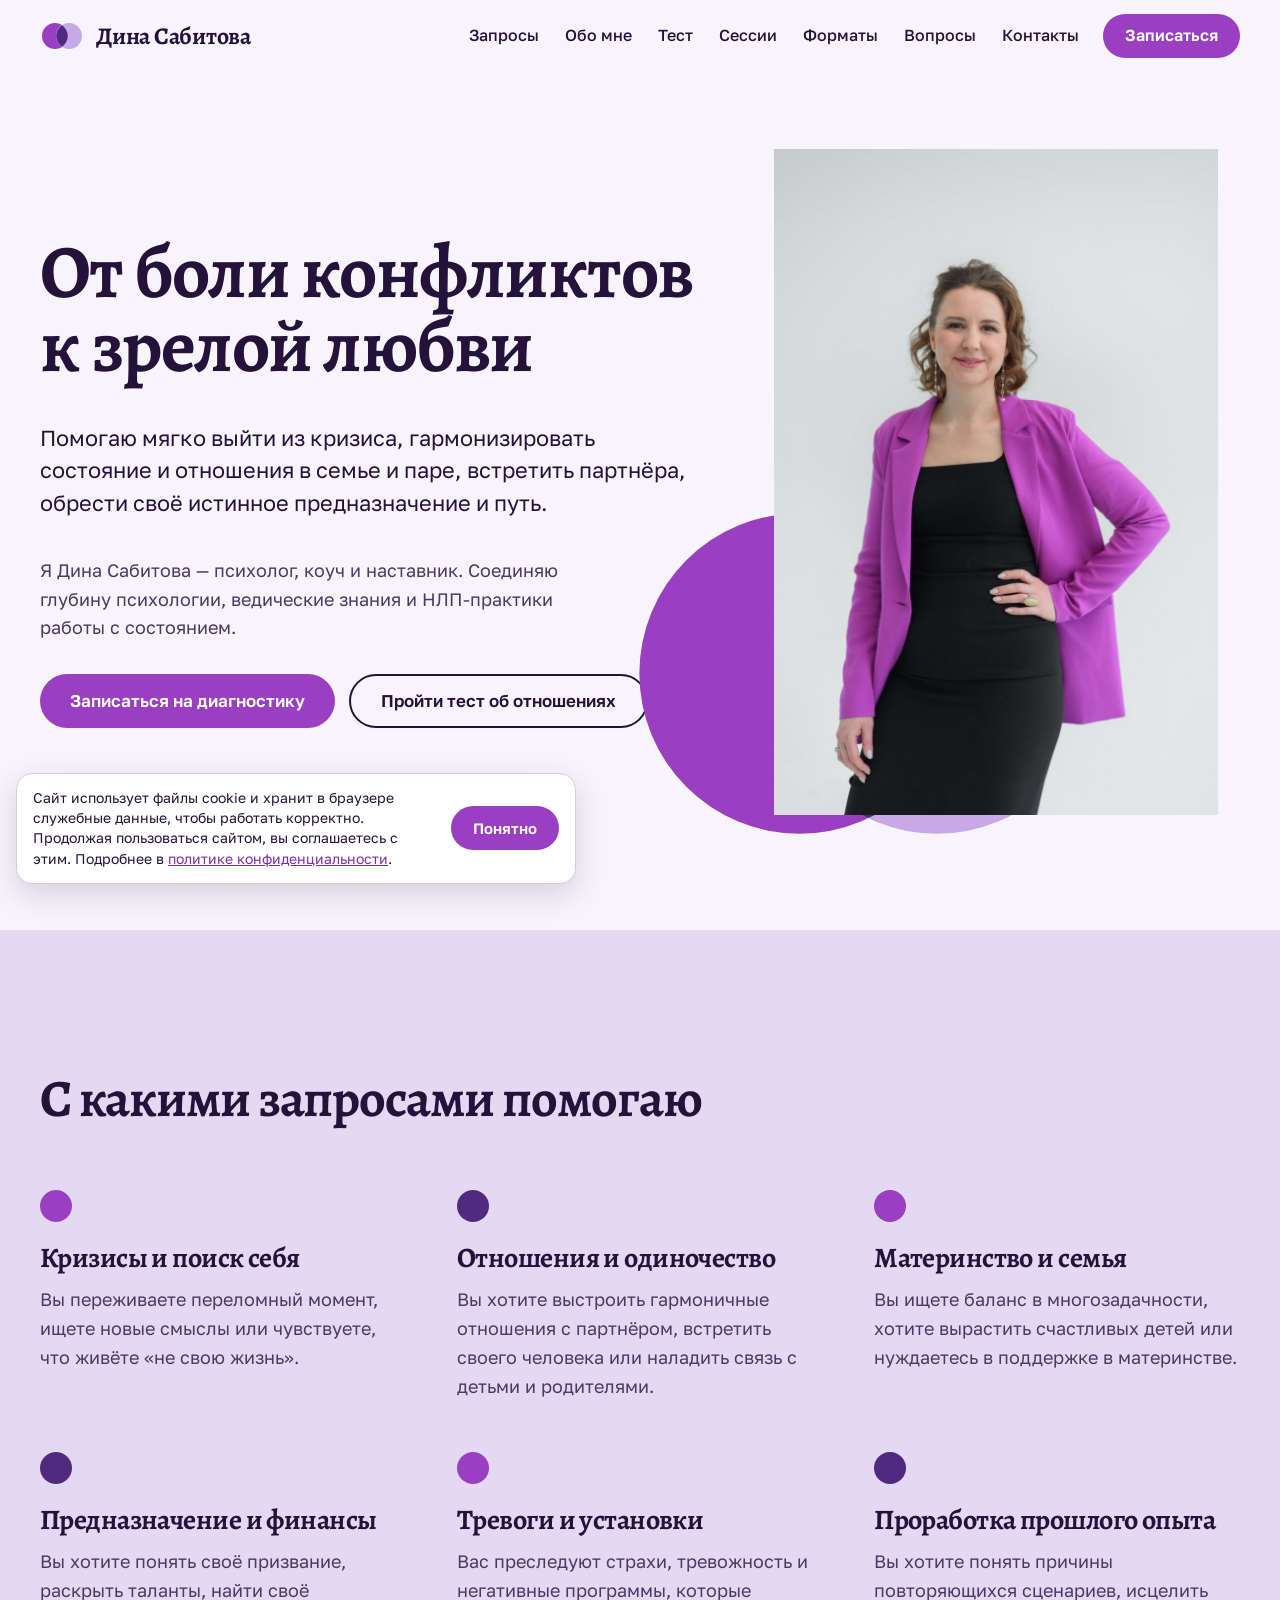
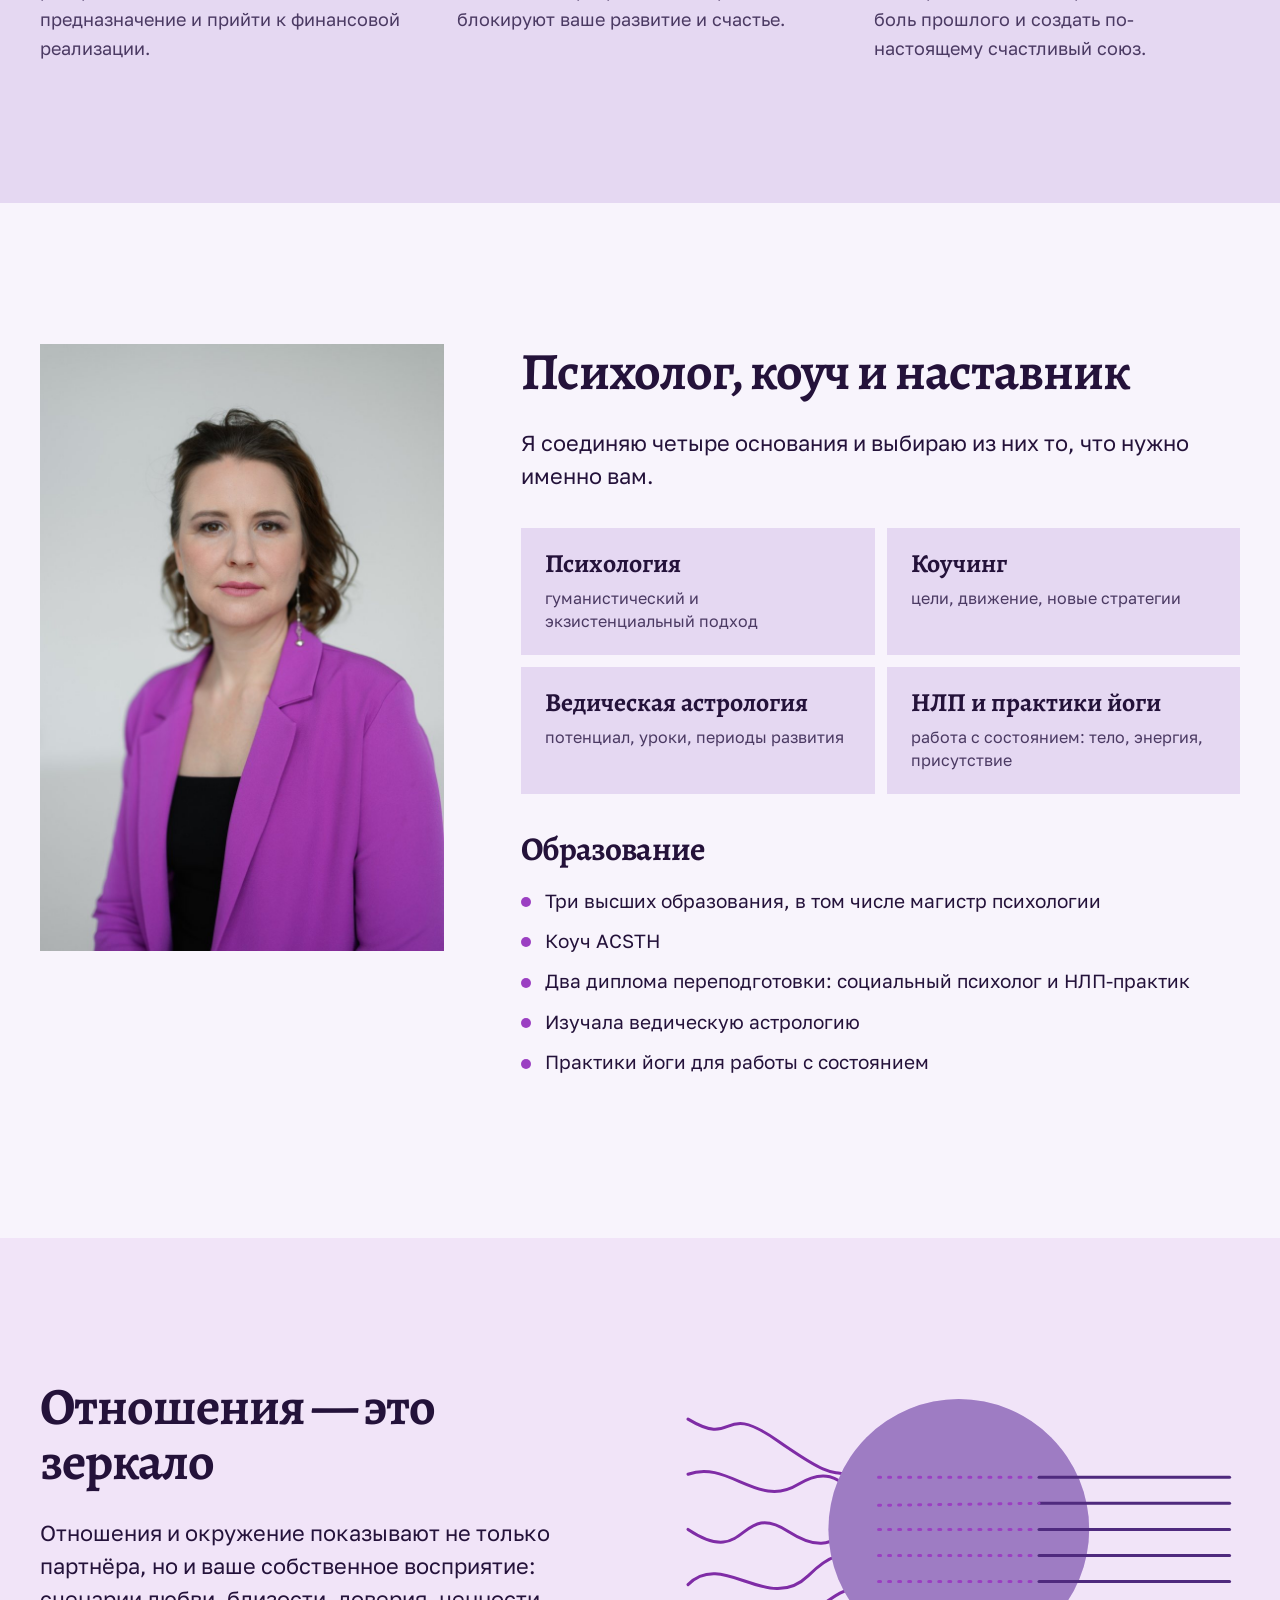
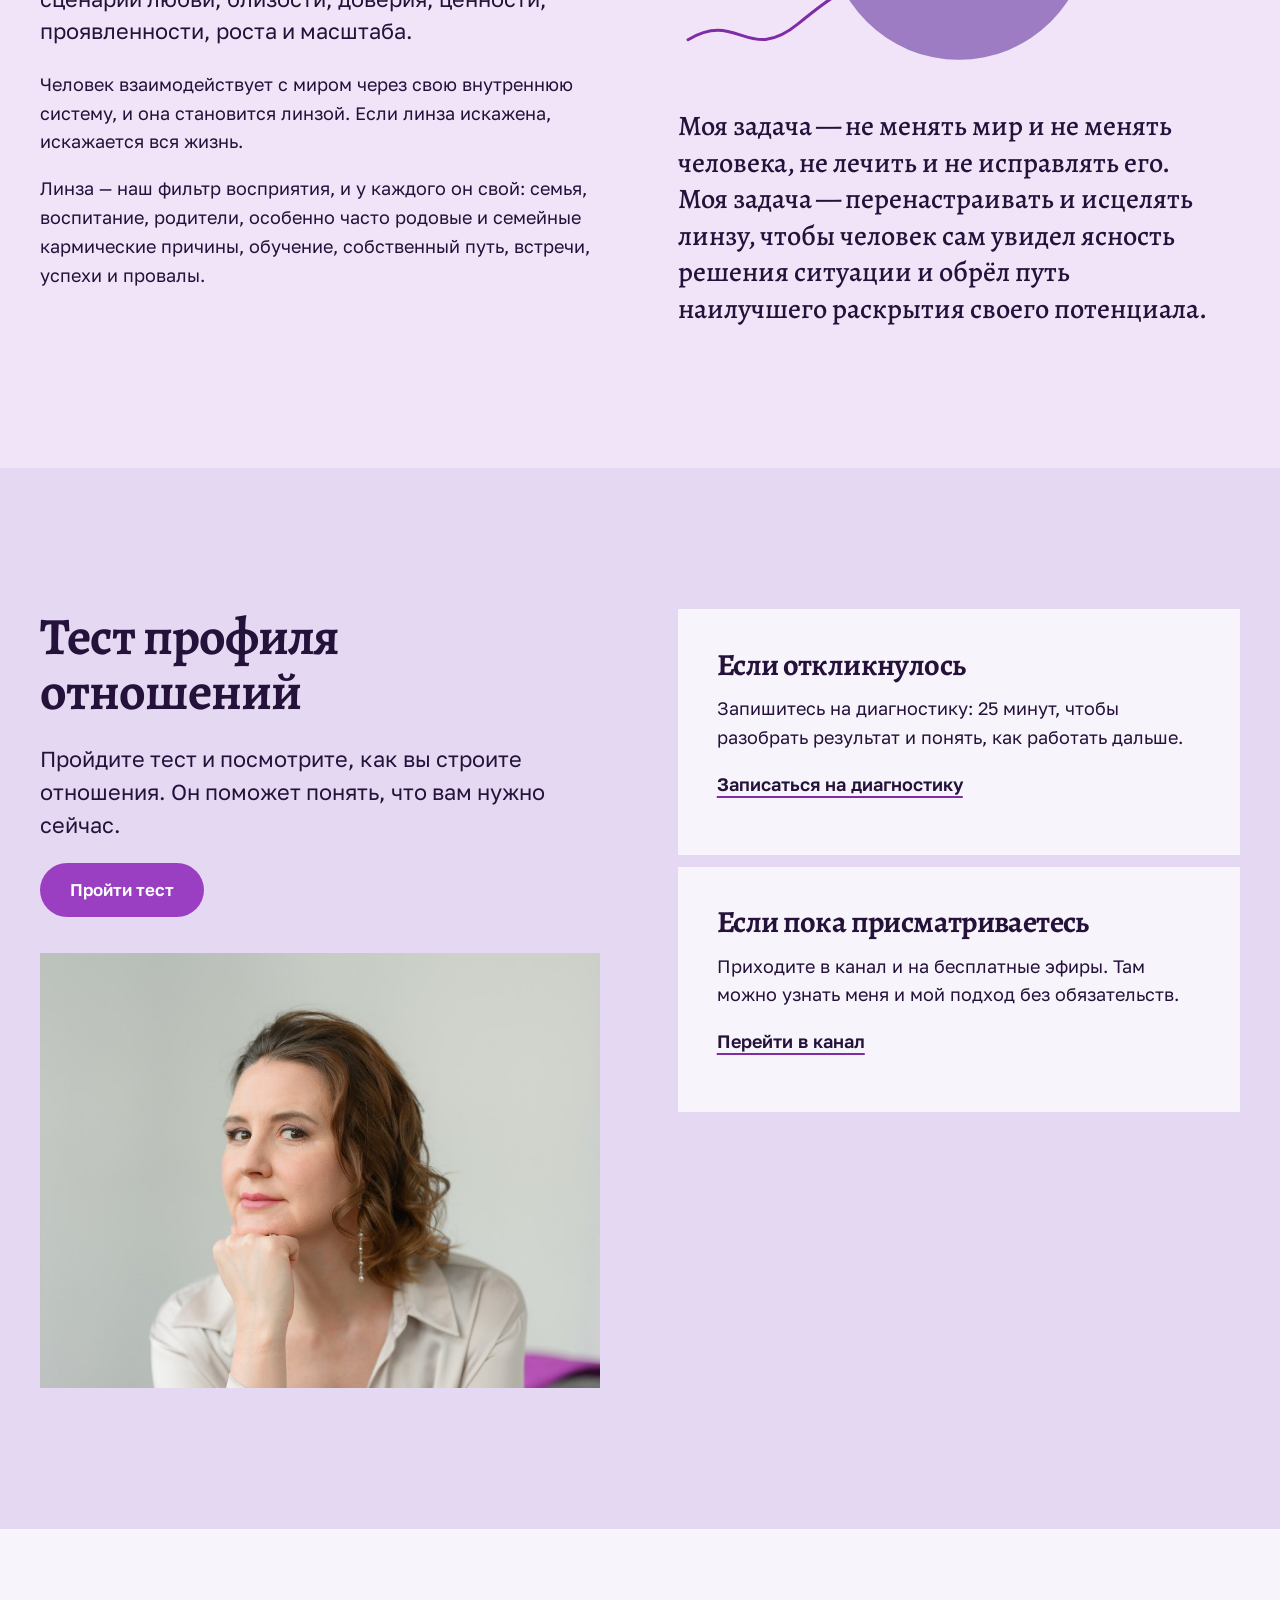
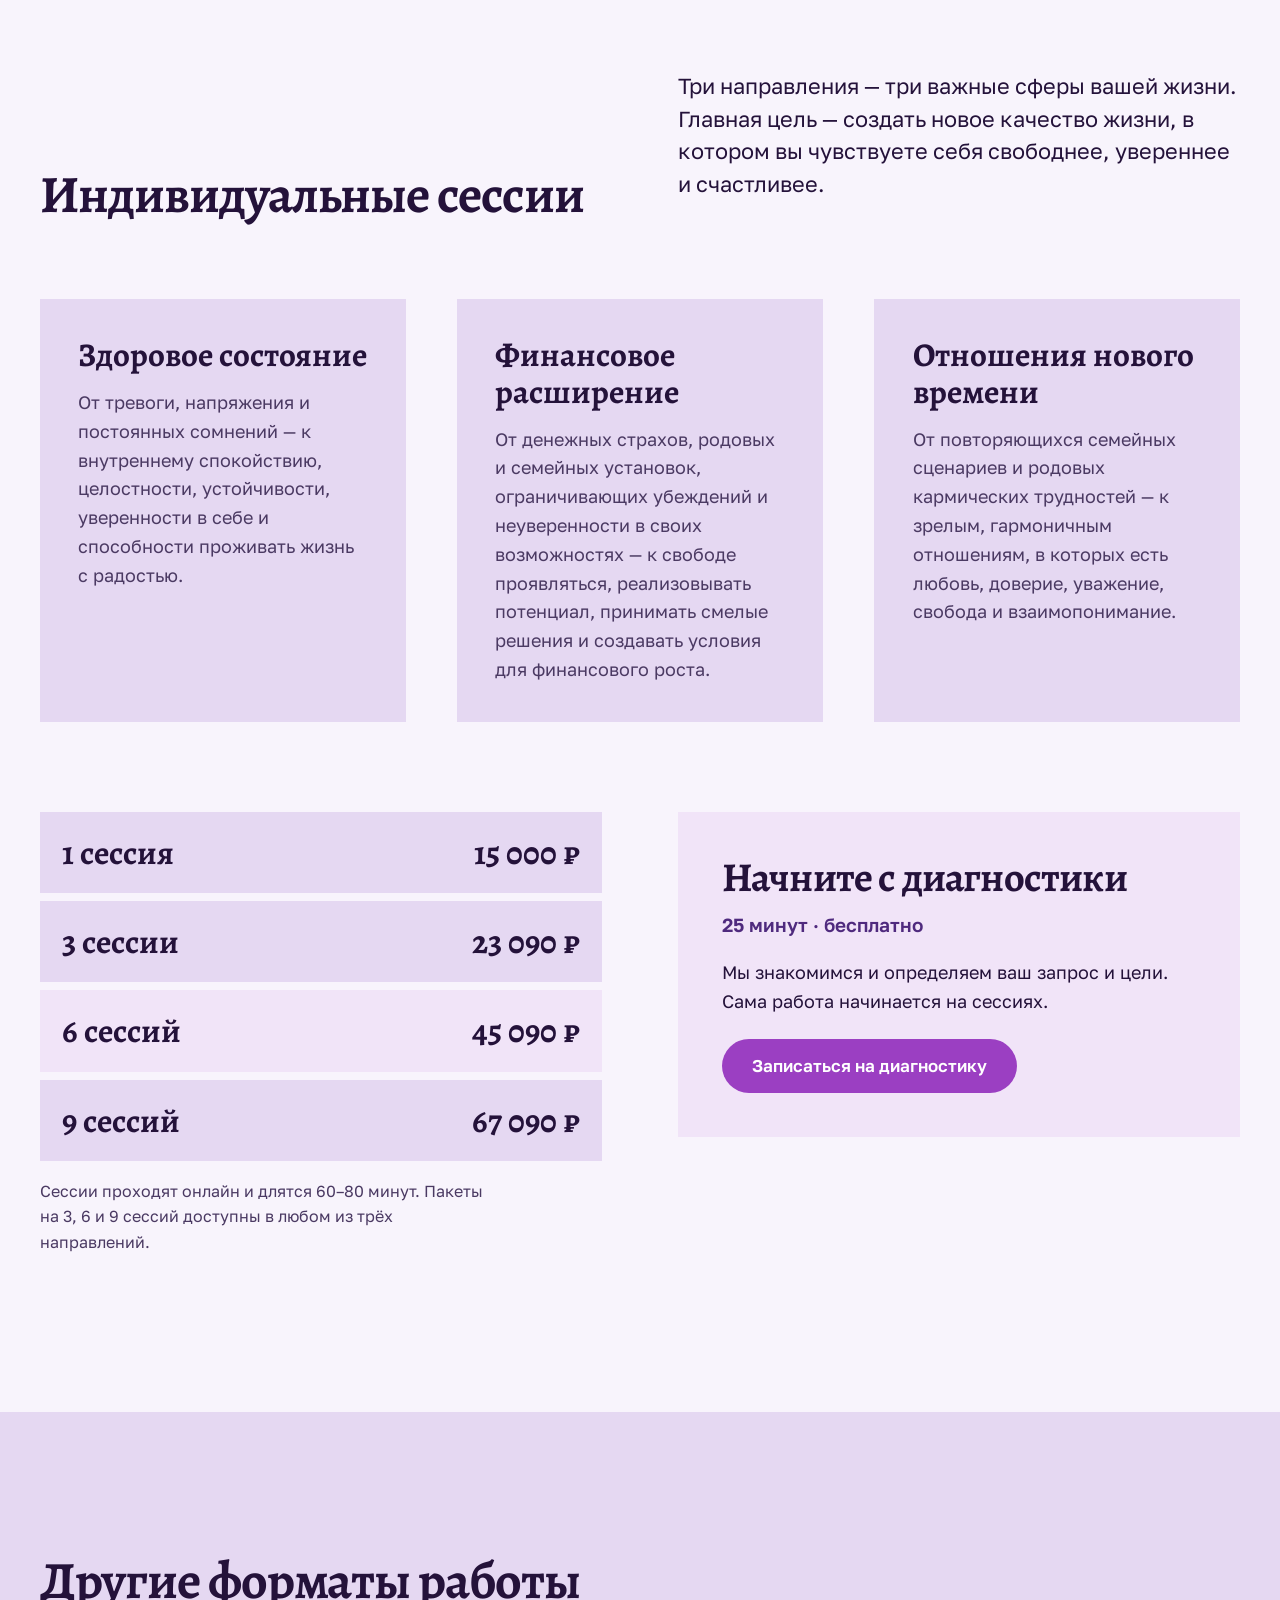
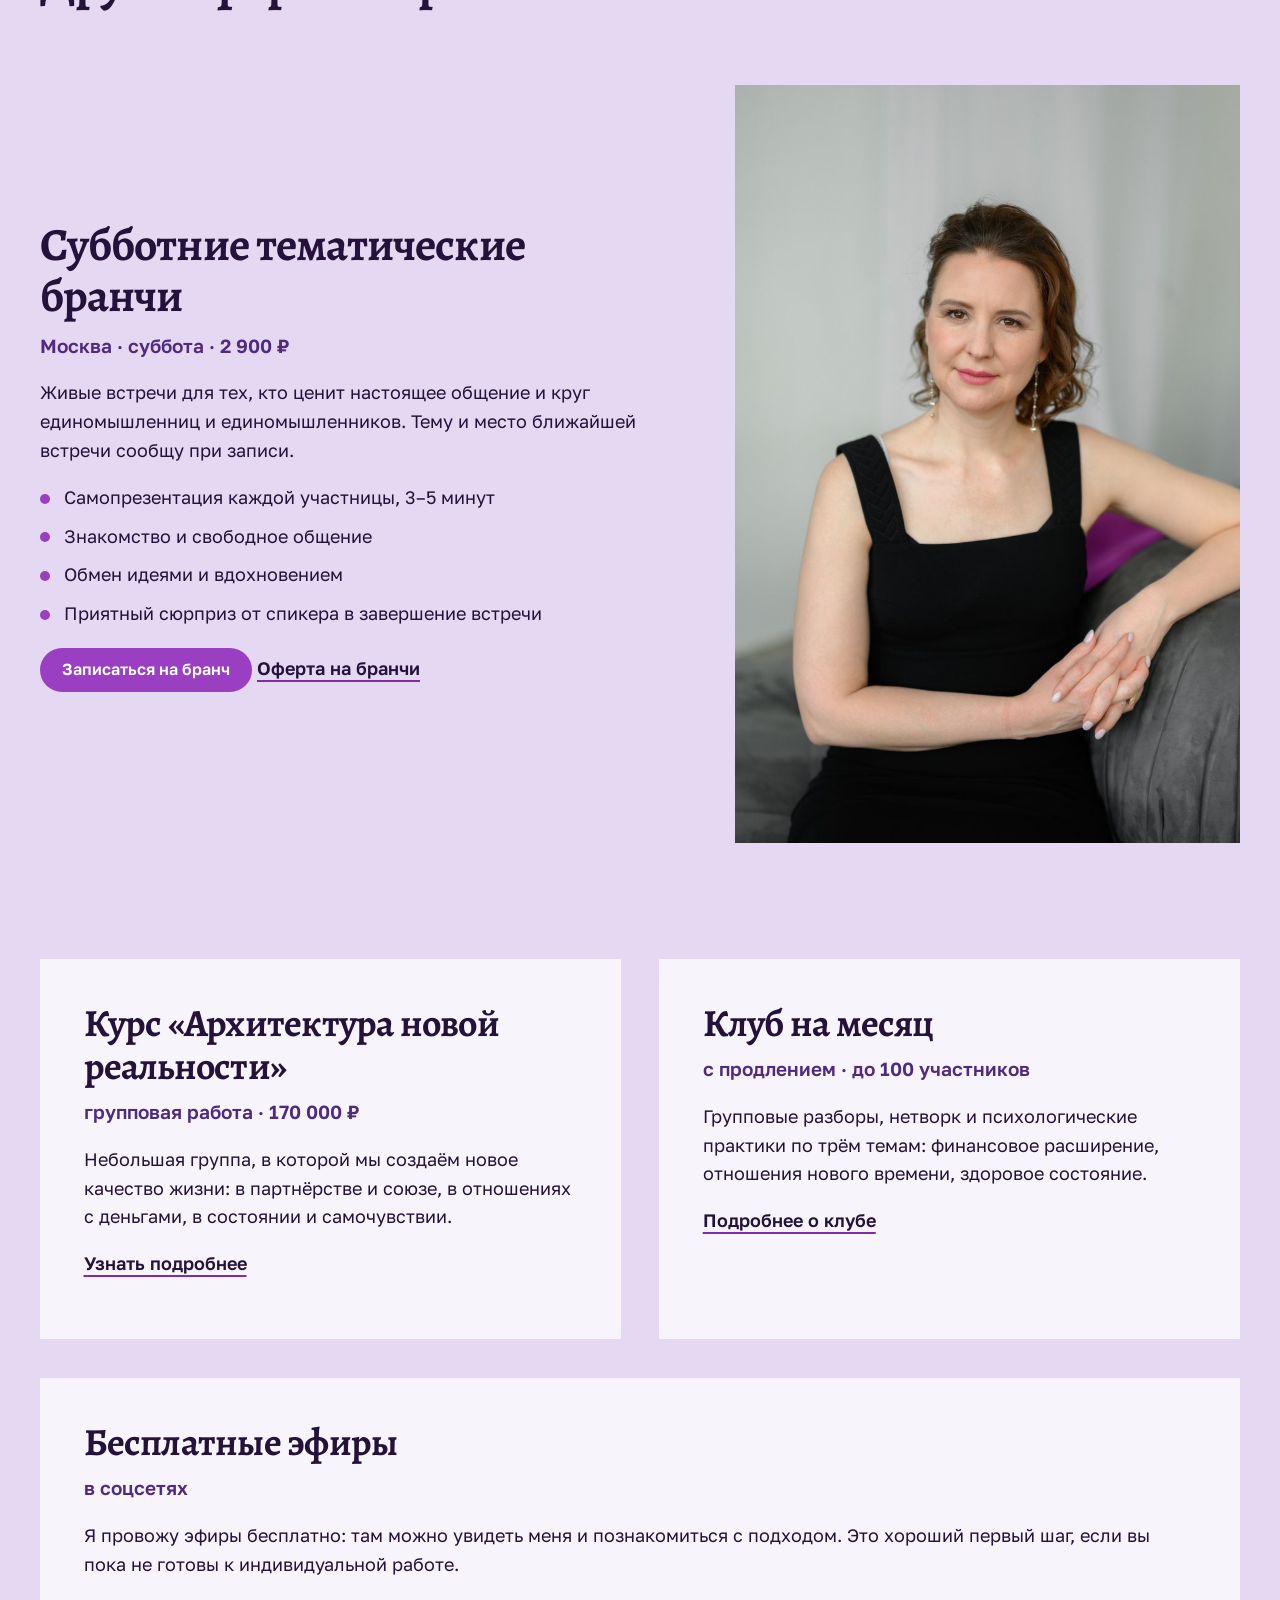
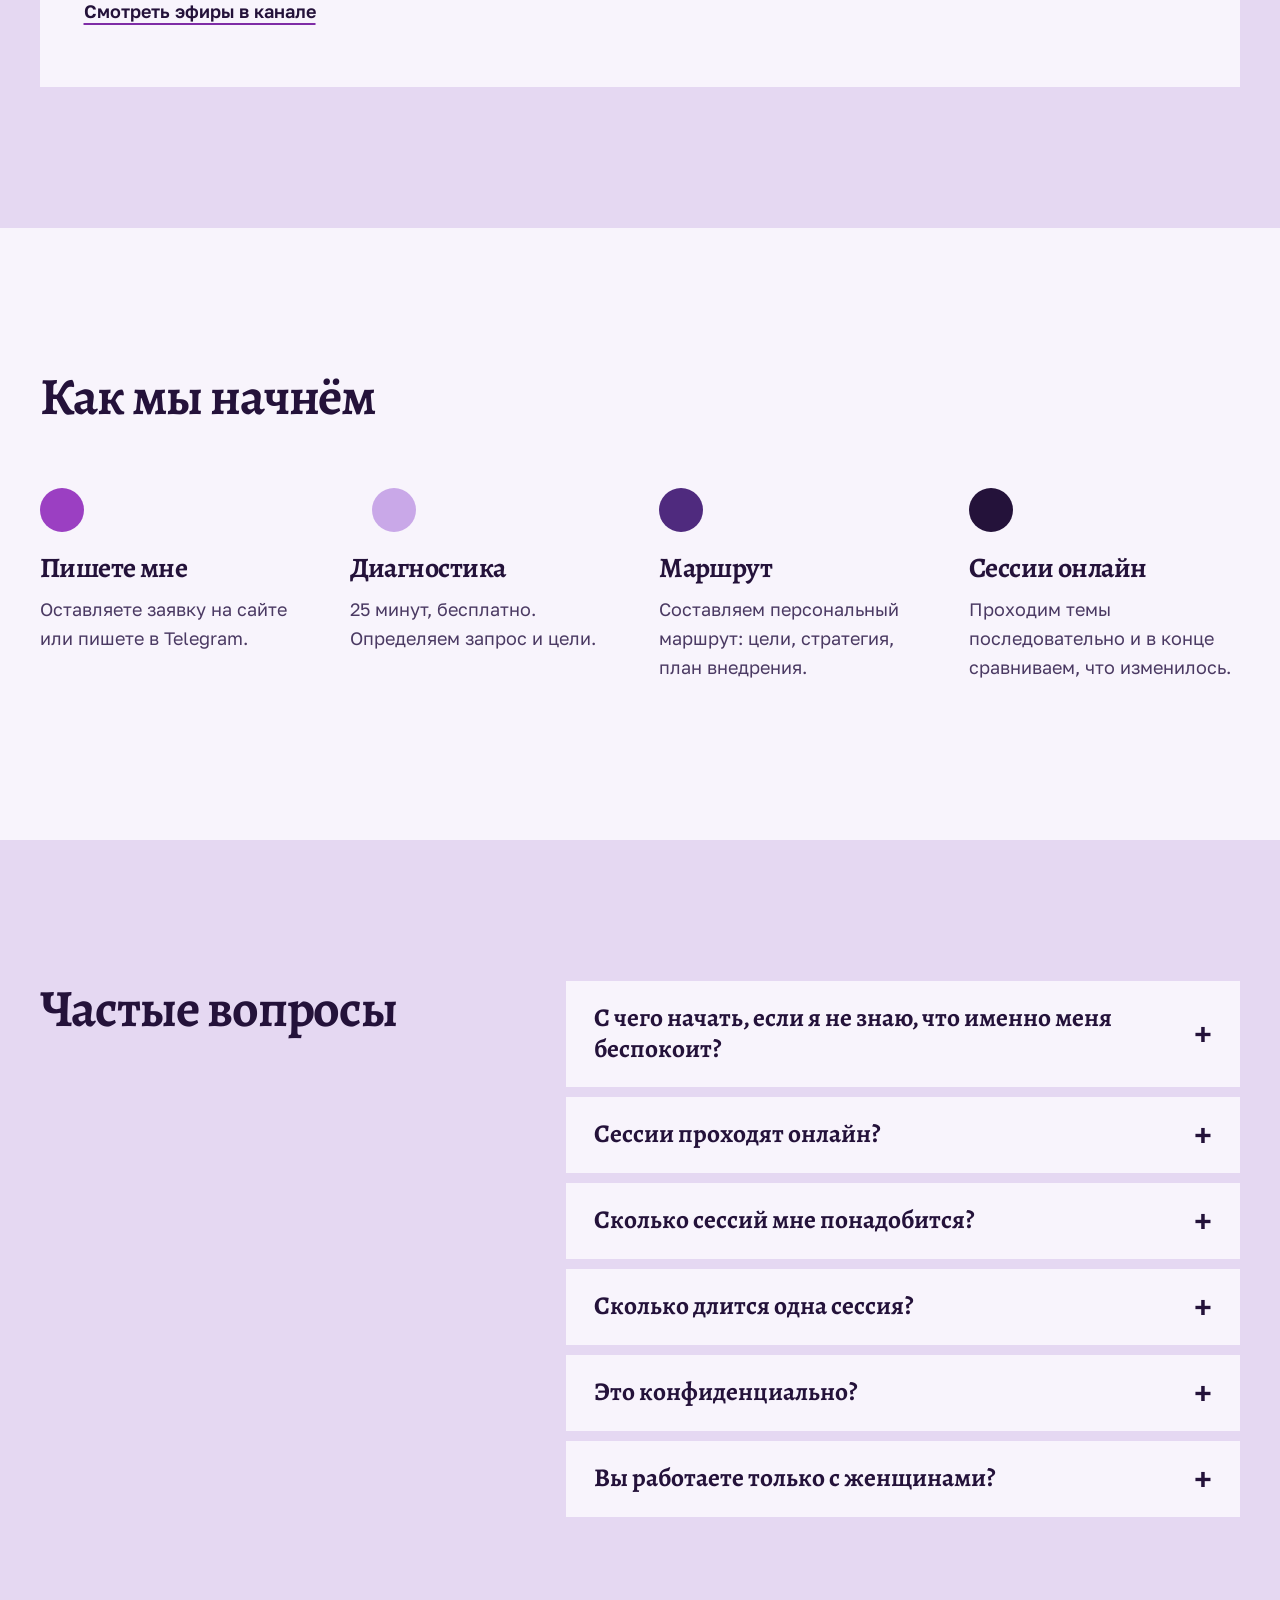
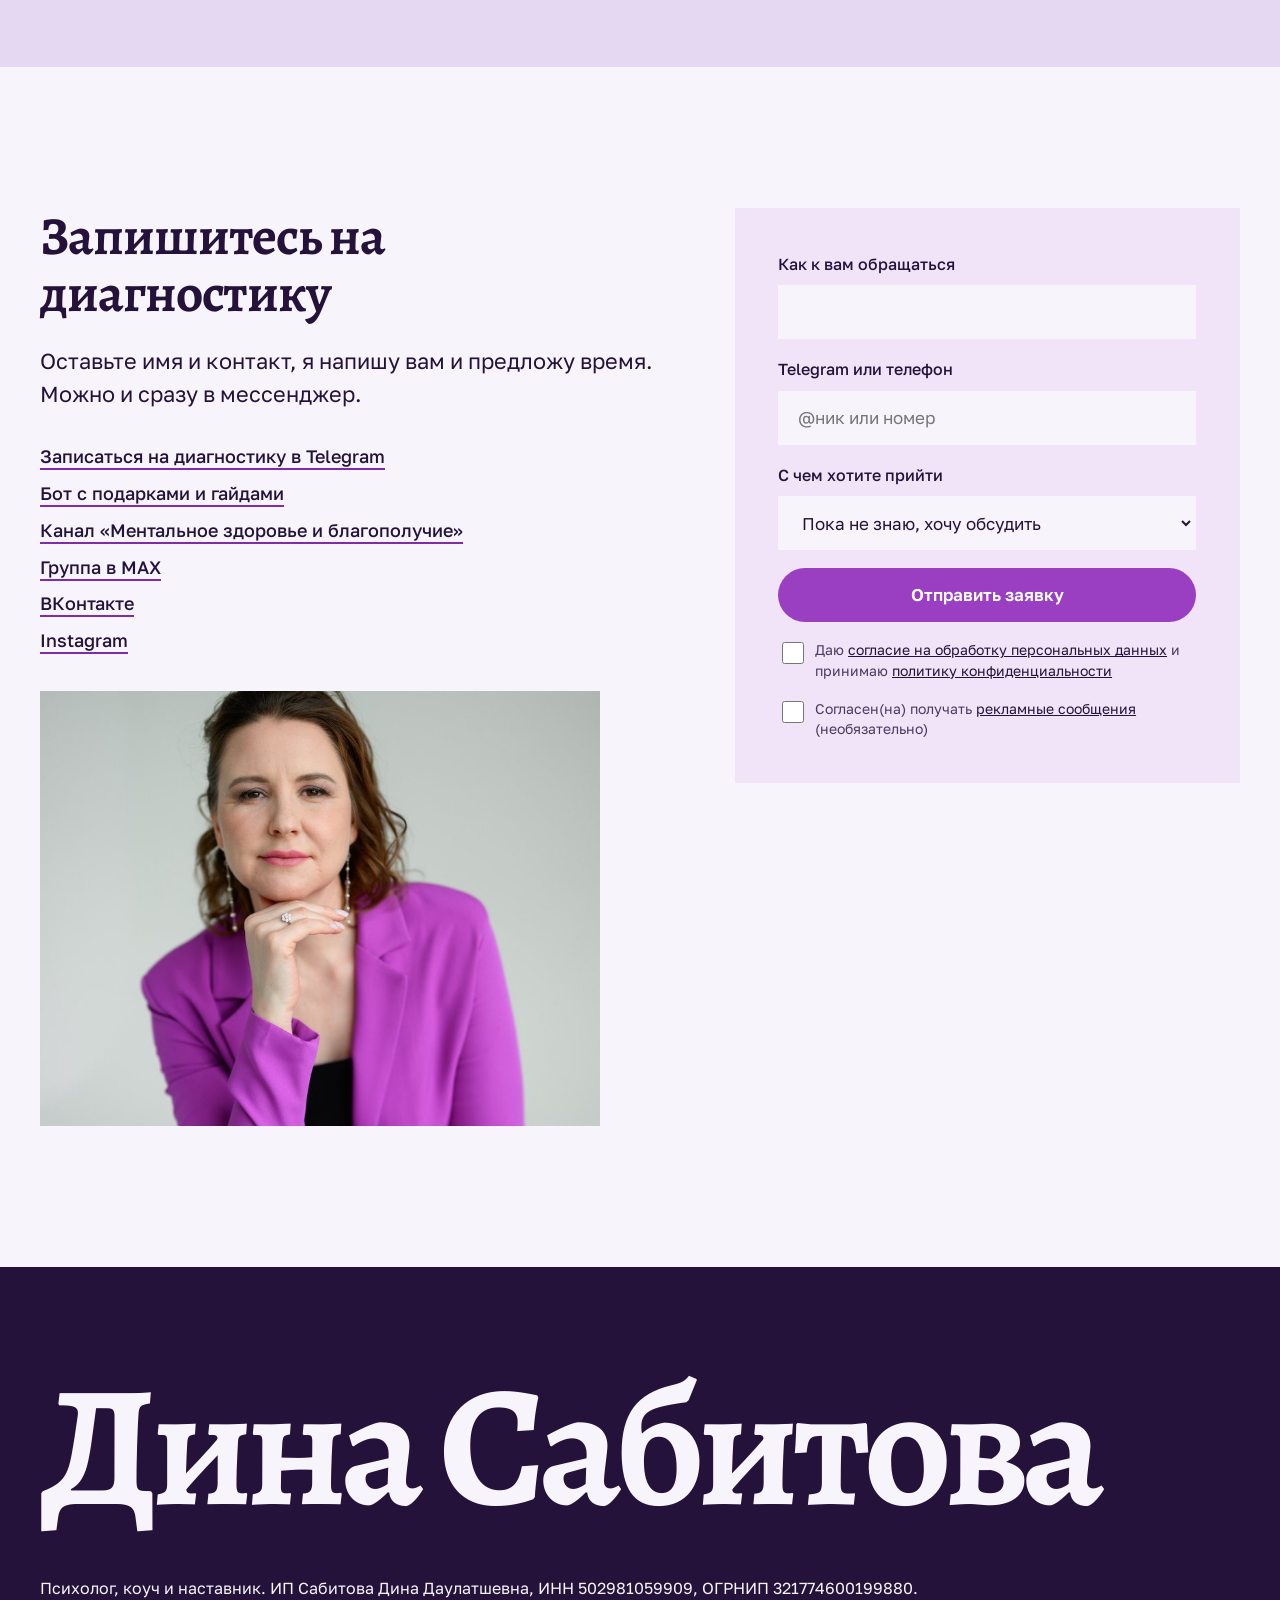
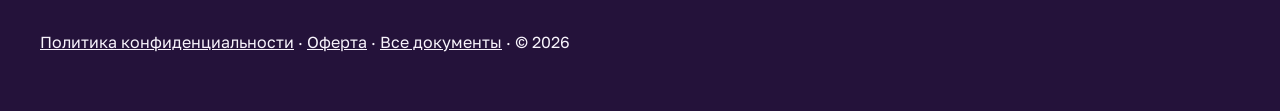
<file: index.html>
<!DOCTYPE html>
<html lang="ru">
<head>
<meta charset="UTF-8">
<meta name="viewport" content="width=device-width, initial-scale=1.0">
<title>Дина Сабитова: психолог, коуч и наставник по отношениям, онлайн</title>
<!-- SITE_URL: сейчас https://murzzsite.github.io/sabitova-psy/ . Когда появится домен, заменить этот адрес во ВСЕХ файлах (поиск: murzzsite.github.io/sabitova-psy) и добавить файл CNAME. -->
<meta name="description" content="Дина Сабитова, психолог, коуч и наставник: онлайн-сессии 60-80 минут, бранчи в Москве, групповой курс и клуб. Первая диагностика 25 минут бесплатно, одна сессия 15 000 ₽.">
<meta name="robots" content="index, follow, max-image-preview:large">
<link rel="canonical" href="https://murzzsite.github.io/sabitova-psy/">
<meta property="og:type" content="website">
<meta property="og:locale" content="ru_RU">
<meta property="og:site_name" content="Дина Сабитова">
<meta property="og:url" content="https://murzzsite.github.io/sabitova-psy/">
<meta property="og:title" content="Дина Сабитова: психолог по отношениям, онлайн-сессии">
<meta property="og:description" content="От боли конфликтов к зрелой любви. Индивидуальные онлайн-сессии, бранчи, курс и клуб. Диагностика 25 минут бесплатно.">
<meta property="og:image" content="https://murzzsite.github.io/sabitova-psy/img/hero.jpg">
<meta property="og:image:width" content="900">
<meta property="og:image:height" content="1350">
<meta property="og:image:alt" content="Дина Сабитова, психолог, коуч и наставник">
<meta name="twitter:card" content="summary_large_image">
<meta name="twitter:title" content="Дина Сабитова: психолог по отношениям, онлайн-сессии">
<meta name="twitter:description" content="От боли конфликтов к зрелой любви. Индивидуальные онлайн-сессии, бранчи, курс и клуб. Диагностика 25 минут бесплатно.">
<meta name="twitter:image" content="https://murzzsite.github.io/sabitova-psy/img/hero.jpg">
<meta name="theme-color" content="#F8F4FC">
<script type="application/ld+json">
{
 "@context": "https://schema.org",
 "@graph": [
  {
   "@type": "WebSite",
   "@id": "https://murzzsite.github.io/sabitova-psy/#website",
   "url": "https://murzzsite.github.io/sabitova-psy/",
   "name": "Дина Сабитова: психолог, коуч и наставник",
   "inLanguage": "ru-RU"
  },
  {
   "@type": "Person",
   "@id": "https://murzzsite.github.io/sabitova-psy/#person",
   "name": "Дина Сабитова",
   "jobTitle": "Психолог, коуч и наставник",
   "description": "Соединяет психологию, коучинг, ведическую астрологию и практики работы с состоянием. Три высших образования, в том числе магистр психологии.",
   "url": "https://murzzsite.github.io/sabitova-psy/",
   "image": "https://murzzsite.github.io/sabitova-psy/img/hero.jpg",
   "sameAs": [
    "https://t.me/DSmental",
    "https://vk.ru/dina_sabitova_couch"
   ]
  },
  {
   "@type": "ProfessionalService",
   "@id": "https://murzzsite.github.io/sabitova-psy/#service",
   "name": "Дина Сабитова: консультации психолога и коуча",
   "url": "https://murzzsite.github.io/sabitova-psy/",
   "image": "https://murzzsite.github.io/sabitova-psy/img/hero.jpg",
   "description": "Индивидуальные онлайн-сессии 60-80 минут, субботние бранчи в Москве, групповой курс и клуб.",
   "legalName": "ИП Сабитова Дина Даулатшевна",
   "taxID": "502981059909",
   "founder": {
    "@id": "https://murzzsite.github.io/sabitova-psy/#person"
   },
   "sameAs": [
    "https://t.me/DSmental",
    "https://vk.ru/dina_sabitova_couch"
   ],
   "hasOfferCatalog": {
    "@type": "OfferCatalog",
    "name": "Форматы и цены",
    "itemListElement": [
     {
      "@type": "Offer",
      "priceCurrency": "RUB",
      "itemOffered": {
       "@type": "Service",
       "name": "Диагностика 25 минут",
       "description": "Знакомство, определение запроса и целей. Бесплатно."
      },
      "price": "0"
     },
     {
      "@type": "Offer",
      "priceCurrency": "RUB",
      "itemOffered": {
       "@type": "Service",
       "name": "Индивидуальная онлайн-сессия",
       "description": "Одна сессия 60-80 минут, онлайн."
      },
      "price": "15000"
     },
     {
      "@type": "Offer",
      "priceCurrency": "RUB",
      "itemOffered": {
       "@type": "Service",
       "name": "Пакет из 3 сессий",
       "description": "Три онлайн-сессии в любом из трёх направлений."
      },
      "price": "23090"
     },
     {
      "@type": "Offer",
      "priceCurrency": "RUB",
      "itemOffered": {
       "@type": "Service",
       "name": "Пакет из 6 сессий",
       "description": "Шесть онлайн-сессий в любом из трёх направлений."
      },
      "price": "45090"
     },
     {
      "@type": "Offer",
      "priceCurrency": "RUB",
      "itemOffered": {
       "@type": "Service",
       "name": "Пакет из 9 сессий",
       "description": "Девять онлайн-сессий в любом из трёх направлений."
      },
      "price": "67090"
     },
     {
      "@type": "Offer",
      "priceCurrency": "RUB",
      "itemOffered": {
       "@type": "Service",
       "name": "Субботний тематический бранч",
       "description": "Живая встреча в Москве по субботам."
      },
      "price": "2900"
     },
     {
      "@type": "Offer",
      "priceCurrency": "RUB",
      "itemOffered": {
       "@type": "Service",
       "name": "Курс «Архитектура новой реальности»",
       "description": "Групповая работа в небольшой группе."
      },
      "price": "170000"
     }
    ]
   }
  }
 ]
}
</script>
<link rel="icon" href="data:image/svg+xml,%3Csvg xmlns='http://www.w3.org/2000/svg' viewBox='0 0 64 64'%3E%3Ccircle cx='24' cy='32' r='20' fill='%239B3FC2'/%3E%3Ccircle cx='40' cy='32' r='20' fill='%23C9A8E8'/%3E%3C/svg%3E">
<link rel="preconnect" href="https://fonts.googleapis.com">
<link rel="preconnect" href="https://fonts.gstatic.com" crossorigin>
<link href="https://fonts.googleapis.com/css2?family=Alegreya:wght@500;700&family=Golos+Text:wght@400;500;600&display=swap" rel="stylesheet">
<link rel="stylesheet" href="styles.css">
</head>
<body>

<header class="header" id="header">
  <div class="wrap header__inner">
    <a href="#top" class="logo" aria-label="Дина Сабитова — на главную">
      <svg class="logo__mark" viewBox="0 0 44 28" aria-hidden="true"><circle cx="15" cy="14" r="13" fill="#9B3FC2"/><circle cx="29" cy="14" r="13" fill="#C9A8E8"/><path d="M22 3.2a13 13 0 0 1 0 21.6a13 13 0 0 1 0-21.6z" fill="#4F2A7E"/></svg>
      <span>Дина Сабитова</span>
    </a>
    <nav class="nav" id="nav" aria-label="Разделы">
      <a href="#asks">Запросы</a>
      <a href="#method">Обо мне</a>
      <a href="#test">Тест</a>
      <a href="#prices">Сессии</a>
      <a href="#formats">Форматы</a>
      <a href="#faq">Вопросы</a>
      <a href="#contact">Контакты</a>
    </nav>
    <a href="#contact" class="btn btn--sm header__cta">Записаться</a>
    <button class="burger" id="burger" aria-label="Меню" aria-expanded="false"><span></span><span></span></button>
  </div>
</header>

<main id="top">

<!-- HERO -->
<section class="hero">
  <div class="wrap hero__grid">
    <div class="hero__text">
      <h1>От боли конфликтов к зрелой любви</h1>
      <p class="lead">Помогаю мягко выйти из кризиса, гармонизировать состояние и отношения в семье и паре, встретить партнёра, обрести своё истинное предназначение и путь.</p>
      <p class="hero__who">Я Дина Сабитова — психолог, коуч и наставник. Соединяю глубину психологии, ведические знания и НЛП-практики работы с состоянием.</p>
      <div class="hero__actions">
        <a href="#contact" class="btn">Записаться на диагностику</a>
        <a href="#test" class="btn btn--ghost">Пройти тест об отношениях</a>
      </div>
    </div>
    <div class="hero__art">
      <svg class="duo" viewBox="0 0 640 340" data-duo data-gap="120" aria-hidden="true">
        <defs><clipPath id="lensA"><circle class="duo__a" cx="170" cy="170" r="140"/></clipPath></defs>
        <circle class="duo__a" cx="170" cy="170" r="140" fill="#9B3FC2"/>
        <circle class="duo__b" cx="290" cy="170" r="140" fill="#C9A8E8"/>
        <circle class="duo__lens" cx="290" cy="170" r="140" fill="#4F2A7E" clip-path="url(#lensA)"/>
      </svg>
      <img class="hero__photo" src="img/hero.jpg" width="900" height="1350" alt="Дина Сабитова, психолог, коуч и наставник">
    </div>
  </div>
</section>

<!-- ASKS -->
<section class="sec sec--tint" id="asks">
  <div class="wrap asks">
    <h2>С какими запросами помогаю</h2>
    <ul class="asks__list">
      <li><h3>Кризисы и поиск себя</h3><p>Вы переживаете переломный момент, ищете новые смыслы или чувствуете, что живёте «не свою жизнь».</p></li>
      <li><h3>Отношения и одиночество</h3><p>Вы хотите выстроить гармоничные отношения с партнёром, встретить своего человека или наладить связь с детьми и родителями.</p></li>
      <li><h3>Материнство и семья</h3><p>Вы ищете баланс в многозадачности, хотите вырастить счастливых детей или нуждаетесь в поддержке в материнстве.</p></li>
      <li><h3>Предназначение и финансы</h3><p>Вы хотите понять своё призвание, раскрыть таланты, найти своё предназначение и прийти к финансовой реализации.</p></li>
      <li><h3>Тревоги и установки</h3><p>Вас преследуют страхи, тревожность и негативные программы, которые блокируют ваше развитие и счастье.</p></li>
      <li><h3>Проработка прошлого опыта</h3><p>Вы хотите понять причины повторяющихся сценариев, исцелить боль прошлого и создать по-настоящему счастливый союз.</p></li>
    </ul>
  </div>
</section>

<!-- ABOUT / METHOD -->
<section class="sec" id="method">
  <div class="wrap method">
    <figure class="pic pic--tall">
      <img src="img/about.jpg" width="820" height="1230" alt="Дина Сабитова в фиолетовом жакете" loading="lazy">
    </figure>
    <div class="method__body">
      <h2>Психолог, коуч и наставник</h2>
      <p class="lead">Я соединяю четыре основания и выбираю из них то, что нужно именно вам.</p>
      <dl class="found">
        <div><dt>Психология</dt><dd>гуманистический и экзистенциальный подход</dd></div>
        <div><dt>Коучинг</dt><dd>цели, движение, новые стратегии</dd></div>
        <div><dt>Ведическая астрология</dt><dd>потенциал, уроки, периоды развития</dd></div>
        <div><dt>НЛП и практики йоги</dt><dd>работа с состоянием: тело, энергия, присутствие</dd></div>
      </dl>
      <h3 class="method__sub">Образование</h3>
      <ul class="plain">
        <li>Три высших образования, в том числе магистр психологии</li>
        <li>Коуч ACSTH</li>
        <li>Два диплома переподготовки: социальный психолог и НЛП-практик</li>
        <li>Изучала ведическую астрологию</li>
        <li>Практики йоги для работы с состоянием</li>
      </ul>
    </div>
  </div>
</section>

<!-- LENS -->
<section class="sec sec--sun" id="lens">
  <div class="wrap lens">
    <div class="lens__text">
      <h2>Отношения — это зеркало</h2>
      <p class="lead">Отношения и окружение показывают не только партнёра, но и ваше собственное восприятие: сценарии любви, близости, доверия, ценности, проявленности, роста и масштаба.</p>
      <p>Человек взаимодействует с миром через свою внутреннюю систему, и она становится линзой. Если линза искажена, искажается вся жизнь.</p>
      <p>Линза — наш фильтр восприятия, и у каждого он свой: семья, воспитание, родители, особенно часто родовые и семейные кармические причины, обучение, собственный путь, встречи, успехи и провалы.</p>
    </div>
    <div class="lens__fig">
      <svg viewBox="0 0 560 300" role="img" aria-label="Рассеянные линии проходят через линзу и выходят ровными">
        <g fill="none" stroke="#7F2CA6" stroke-width="3" stroke-linecap="round">
          <path d="M10 40 C60 70 40 20 100 62 S150 90 200 98"/>
          <path d="M10 95 C50 80 80 130 120 105 S170 118 200 126"/>
          <path d="M10 150 C70 190 60 120 110 152 S160 140 200 150"/>
          <path d="M10 205 C45 170 90 235 130 196 S170 190 200 176"/>
          <path d="M10 260 C60 230 70 285 120 244 S170 210 200 202"/>
        </g>
        <path d="M280 20 A130 130 0 0 1 280 280 A130 130 0 0 1 280 20 Z" fill="#C9A8E8"/>
        <path d="M280 20 A130 130 0 0 1 280 280 A130 130 0 0 1 280 20 Z" fill="#4F2A7E" opacity=".35"/>
        <g fill="none" stroke="#4F2A7E" stroke-width="3" stroke-linecap="round">
          <path d="M360 98 H550"/><path d="M360 124 H550"/><path d="M360 150 H550"/><path d="M360 176 H550"/><path d="M360 202 H550"/>
        </g>
        <path d="M200 98 L360 98 M200 126 L360 124 M200 150 L360 150 M200 176 L360 176 M200 202 L360 202" stroke="#9B3FC2" stroke-width="3" fill="none" stroke-dasharray="2 8" stroke-linecap="round"/>
      </svg>
      <p class="lens__quote">Моя задача — не менять мир и не менять человека, не лечить и не исправлять его. Моя задача — перенастраивать и исцелять линзу, чтобы человек сам увидел ясность решения ситуации и обрёл путь наилучшего раскрытия своего потенциала.</p>
    </div>
  </div>
</section>

<!-- TEST -->
<section class="sec sec--tint" id="test">
  <div class="wrap test">
    <div class="test__main">
      <h2>Тест профиля отношений</h2>
      <p class="lead">Пройдите тест и посмотрите, как вы строите отношения. Он поможет понять, что вам нужно сейчас.</p>
      <p><a class="btn" href="https://psytests.org/ipl/rpt-run.html" target="_blank" rel="noopener">Пройти тест</a></p>
      <img class="photo-wide" src="img/lens.jpg" width="820" height="1230" alt="Дина Сабитова в светлой рубашке, подперев подбородок рукой" loading="lazy">
    </div>
    <div class="test__paths">
      <div>
        <h3>Если откликнулось</h3>
        <p>Запишитесь на диагностику: 25 минут, чтобы разобрать результат и понять, как работать дальше.</p>
        <p><a class="link" href="#contact">Записаться на диагностику</a></p>
      </div>
      <div>
        <h3>Если пока присматриваетесь</h3>
        <p>Приходите в канал и на бесплатные эфиры. Там можно узнать меня и мой подход без обязательств.</p>
        <p><a class="link" href="https://t.me/DSmental" target="_blank" rel="noopener">Перейти в канал</a></p>
      </div>
    </div>
  </div>
</section>

<!-- PRICES -->
<section class="sec" id="prices">
  <div class="wrap">
    <div class="prices__head">
      <h2>Индивидуальные сессии</h2>
      <p class="lead">Три направления — три важные сферы вашей жизни. Главная цель — создать новое качество жизни, в котором вы чувствуете себя свободнее, увереннее и счастливее.</p>
    </div>

    <dl class="tracks">
      <div>
        <dt>Здоровое состояние</dt>
        <dd>От тревоги, напряжения и постоянных сомнений — к внутреннему спокойствию, целостности, устойчивости, уверенности в себе и способности проживать жизнь с радостью.</dd>
      </div>
      <div>
        <dt>Финансовое расширение</dt>
        <dd>От денежных страхов, родовых и семейных установок, ограничивающих убеждений и неуверенности в своих возможностях — к свободе проявляться, реализовывать потенциал, принимать смелые решения и создавать условия для финансового роста.</dd>
      </div>
      <div>
        <dt>Отношения нового времени</dt>
        <dd>От повторяющихся семейных сценариев и родовых кармических трудностей — к зрелым, гармоничным отношениям, в которых есть любовь, доверие, уважение, свобода и взаимопонимание.</dd>
      </div>
    </dl>

    <div class="prices__grid">
      <div class="plist-wrap">
        <ul class="plist" aria-label="Стоимость пакетов сессий">
          <li><span>1 сессия</span><b>15 000 ₽</b></li>
          <li><span>3 сессии</span><b>23 090 ₽</b></li>
          <li class="is-main"><span>6 сессий</span><b>45 090 ₽</b></li>
          <li><span>9 сессий</span><b>67 090 ₽</b></li>
        </ul>
        <p class="plist__note">Сессии проходят онлайн и длятся 60–80 минут. Пакеты на 3, 6 и 9 сессий доступны в любом из трёх направлений.</p>
      </div>
      <div class="diag">
        <h3>Начните с диагностики</h3>
        <p class="fmt__meta">25 минут · бесплатно</p>
        <p>Мы знакомимся и определяем ваш запрос и цели. Сама работа начинается на сессиях.</p>
        <p><a href="https://t.me/m/1aRt1kjPNzMy" class="btn" target="_blank" rel="noopener">Записаться на диагностику</a></p>
      </div>
    </div>
  </div>
</section>

<!-- FORMATS -->
<section class="sec sec--tint" id="formats">
  <div class="wrap">
    <h2 class="formats__title">Другие форматы работы</h2>

    <article class="fmt fmt--brunch">
      <div class="fmt__body">
        <h3>Субботние тематические бранчи</h3>
        <p class="fmt__meta">Москва · суббота · 2 900 ₽</p>
        <p>Живые встречи для тех, кто ценит настоящее общение и круг единомышленниц и единомышленников. Тему и место ближайшей встречи сообщу при записи.</p>
        <ul class="plain">
          <li>Самопрезентация каждой участницы, 3–5 минут</li>
          <li>Знакомство и свободное общение</li>
          <li>Обмен идеями и вдохновением</li>
          <li>Приятный сюрприз от спикера в завершение встречи</li>
        </ul>
        <p><a href="#contact" class="btn btn--sm">Записаться на бранч</a> <a class="link" href="docs/oferta-branchi.pdf" target="_blank" rel="noopener">Оферта на бранчи</a></p>
      </div>
      <figure class="pic">
        <img src="img/brunch.jpg" width="820" height="1230" alt="Дина Сабитова сидит на диване в чёрном платье" loading="lazy">
      </figure>
    </article>

    <div class="group">
      <article>
        <h3>Курс «Архитектура новой реальности»</h3>
        <p class="fmt__meta">групповая работа · 170 000 ₽</p>
        <p>Небольшая группа, в которой мы создаём новое качество жизни: в партнёрстве и союзе, в отношениях с деньгами, в состоянии и самочувствии.</p>
        <p><a class="link" href="https://t.me/m/1aRt1kjPNzMy" target="_blank" rel="noopener">Узнать подробнее</a></p>
      </article>
      <article>
        <h3>Клуб на месяц</h3>
        <p class="fmt__meta">с продлением · до 100 участников</p>
        <p>Групповые разборы, нетворк и психологические практики по трём темам: финансовое расширение, отношения нового времени, здоровое состояние.</p>
        <p><a class="link" href="https://lcvr.net/a8kf" target="_blank" rel="noopener">Подробнее о клубе</a></p>
      </article>
      <article>
        <h3>Бесплатные эфиры</h3>
        <p class="fmt__meta">в соцсетях</p>
        <p>Я провожу эфиры бесплатно: там можно увидеть меня и познакомиться с подходом. Это хороший первый шаг, если вы пока не готовы к индивидуальной работе.</p>
        <p><a class="link" href="https://t.me/DSmental" target="_blank" rel="noopener">Смотреть эфиры в канале</a></p>
      </article>
    </div>
  </div>
</section>

<!-- PROCESS -->
<section class="sec" id="process">
  <div class="wrap process">
    <h2>Как мы начнём</h2>
    <ol class="steps">
      <li><h3>Пишете мне</h3><p>Оставляете заявку на сайте или пишете в Telegram.</p></li>
      <li><h3>Диагностика</h3><p>25 минут, бесплатно. Определяем запрос и цели.</p></li>
      <li><h3>Маршрут</h3><p>Составляем персональный маршрут: цели, стратегия, план внедрения.</p></li>
      <li><h3>Сессии онлайн</h3><p>Проходим темы последовательно и в конце сравниваем, что изменилось.</p></li>
    </ol>
  </div>
</section>

<!-- FAQ -->
<section class="sec sec--tint" id="faq">
  <div class="wrap faq">
    <h2>Частые вопросы</h2>
    <div class="faq__list">
      <details class="faq__item"><summary>С чего начать, если я не знаю, что именно меня беспокоит?</summary><p>С диагностики на 25 минут. Она бесплатная: мы определим запрос, сформулируем цели и поймём, какой формат вам подходит.</p></details>
      <details class="faq__item"><summary>Сессии проходят онлайн?</summary><p>Да, индивидуальные сессии проходят онлайн, из любой точки мира. Бранчи проходят очно в Москве.</p></details>
      <details class="faq__item"><summary>Сколько сессий мне понадобится?</summary><p>Это зависит от вашего запроса и текущей ситуации. Пакеты рассчитаны на 3, 6 или 9 сессий, а маршрут остаётся гибким: приоритеты и порядок тем можно менять по ходу.</p></details>
      <details class="faq__item"><summary>Сколько длится одна сессия?</summary><p>От 60 до 80 минут.</p></details>
      <details class="faq__item"><summary>Это конфиденциально?</summary><p>Да. Конфиденциальность и бережная, безоценочная позиция — базовые принципы моей работы.</p></details>
      <details class="faq__item"><summary>Вы работаете только с женщинами?</summary><p>Нет, ко мне приходят и женщины, и мужчины. Работа строится под ваш запрос.</p></details>
    </div>
  </div>
</section>

<!-- CONTACT -->
<section class="sec" id="contact">
  <div class="wrap contact">
    <div class="contact__text">
      <h2>Запишитесь на диагностику</h2>
      <p class="lead">Оставьте имя и контакт, я напишу вам и предложу время. Можно и сразу в мессенджер.</p>
      <ul class="links">
        <li><a href="https://t.me/m/1aRt1kjPNzMy" target="_blank" rel="noopener">Записаться на диагностику в Telegram</a></li>
        <li><a href="https://t.me/dinaa_sabitova_bot?start=b_US0uHBzy8X" target="_blank" rel="noopener">Бот с подарками и гайдами</a></li>
        <li><a href="https://t.me/DSmental" target="_blank" rel="noopener">Канал «Ментальное здоровье и благополучие»</a></li>
        <li><a href="https://max.ru/join/LyjbjHqvgVhlkQr9Xz1zSgCrf7DVstmMvZmdCIh5Bag" target="_blank" rel="noopener">Группа в MAX</a></li>
        <li><a href="https://vk.ru/dina_sabitova_couch" target="_blank" rel="noopener">ВКонтакте</a></li>
        <li><a href="https://www.instagram.com/dina.sabitova_" target="_blank" rel="noopener">Instagram</a></li>
      </ul>
      <img class="photo-wide" src="img/contact.jpg" width="820" height="1230" alt="Дина Сабитова в фиолетовом жакете, портрет" loading="lazy">
    </div>
    <form class="form" id="leadForm" novalidate>
      <label>Как к вам обращаться
        <input type="text" name="name" autocomplete="name" required>
      </label>
      <label>Telegram или телефон
        <input type="text" name="contact" autocomplete="off" placeholder="@ник или номер" required>
      </label>
      <label>С чем хотите прийти
        <select name="topic">
          <option value="Пока не знаю, хочу обсудить">Пока не знаю, хочу обсудить</option>
          <option>Кризисы и поиск себя</option>
          <option>Отношения и одиночество</option>
          <option>Материнство и семья</option>
          <option>Предназначение и финансы</option>
          <option>Тревоги и установки</option>
          <option>Проработка прошлого опыта</option>
          <option>Субботний бранч</option>
          <option>Курс «Архитектура новой реальности»</option>
          <option>Клуб</option>
        </select>
      </label>
      <input type="text" name="_gotcha" style="display:none" tabindex="-1" autocomplete="off">
      <button type="submit" class="btn">Отправить заявку</button>
      <label class="check"><input type="checkbox" name="consent_pd" value="да" required> <span>Даю <a href="docs/soglasie-na-obrabotku-pd.pdf" target="_blank" rel="noopener">согласие на обработку персональных данных</a> и принимаю <a href="docs/politika-konfidencialnosti.pdf" target="_blank" rel="noopener">политику конфиденциальности</a></span></label>
      <label class="check"><input type="checkbox" name="consent_ads" value="да"> <span>Согласен(на) получать <a href="docs/soglasie-na-rassylku.pdf" target="_blank" rel="noopener">рекламные сообщения</a> (необязательно)</span></label>
    </form>
  </div>
</section>

</main>

<footer class="footer">
  <div class="wrap">
    <p class="footer__name">Дина Сабитова</p>
    <div class="footer__row">
      <p>Психолог, коуч и наставник. ИП Сабитова Дина Даулатшевна, ИНН 502981059909, ОГРНИП 321774600199880.</p>
      <p><a href="docs/politika-konfidencialnosti.pdf" target="_blank" rel="noopener">Политика конфиденциальности</a> · <a href="docs/oferta.pdf" target="_blank" rel="noopener">Оферта</a> · <a href="documents.html">Все документы</a> · © <span id="year">2026</span></p>
    </div>
  </div>
</footer>

<script src="script.js"></script>
<script src="cookie.js" defer></script>
</body>
</html>
</file>
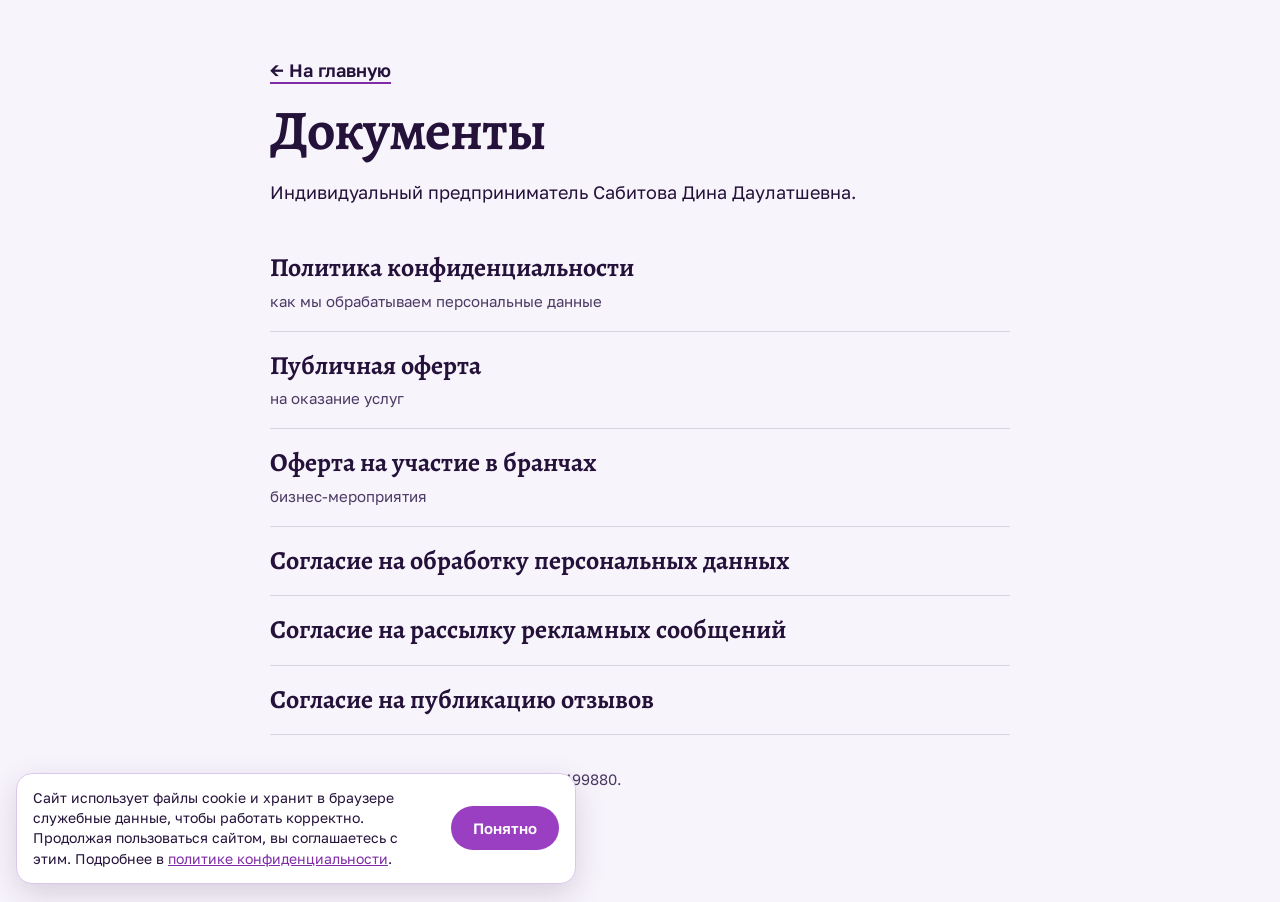
<file: documents.html>
<!DOCTYPE html>
<html lang="ru">
<head>
<meta charset="UTF-8">
<meta name="viewport" content="width=device-width, initial-scale=1.0">
<title>Документы | Дина Сабитова</title>
<meta name="description" content="Политика конфиденциальности, публичная оферта и согласия на сайте психолога Дины Сабитовой.">
<meta name="robots" content="index, follow">
<link rel="canonical" href="https://murzzsite.github.io/sabitova-psy/documents.html">
<link href="https://fonts.googleapis.com/css2?family=Alegreya:wght@700&family=Golos+Text:wght@400;500;600&display=swap" rel="stylesheet">
<link rel="stylesheet" href="styles.css">
</head>
<body>
<main class="docs">
  <p><a class="link" href="index.html">← На главную</a></p>
  <h1>Документы</h1>
  <p>Индивидуальный предприниматель Сабитова Дина Даулатшевна.</p>
  <ul>
    <li><a href="docs/politika-konfidencialnosti.pdf" target="_blank" rel="noopener">Политика конфиденциальности</a><span>как мы обрабатываем персональные данные</span></li>
    <li><a href="docs/oferta.pdf" target="_blank" rel="noopener">Публичная оферта</a><span>на оказание услуг</span></li>
    <li><a href="docs/oferta-branchi.pdf" target="_blank" rel="noopener">Оферта на участие в бранчах</a><span>бизнес-мероприятия</span></li>
    <li><a href="docs/soglasie-na-obrabotku-pd.pdf" target="_blank" rel="noopener">Согласие на обработку персональных данных</a></li>
    <li><a href="docs/soglasie-na-rassylku.pdf" target="_blank" rel="noopener">Согласие на рассылку рекламных сообщений</a></li>
    <li><a href="docs/soglasie-na-publikaciyu-otzyvov.pdf" target="_blank" rel="noopener">Согласие на публикацию отзывов</a></li>
  </ul>
  <p class="req">ИНН 502981059909, ОГРНИП 321774600199880.</p>
</main>
<script src="cookie.js" defer></script>
</body>
</html>
</file>
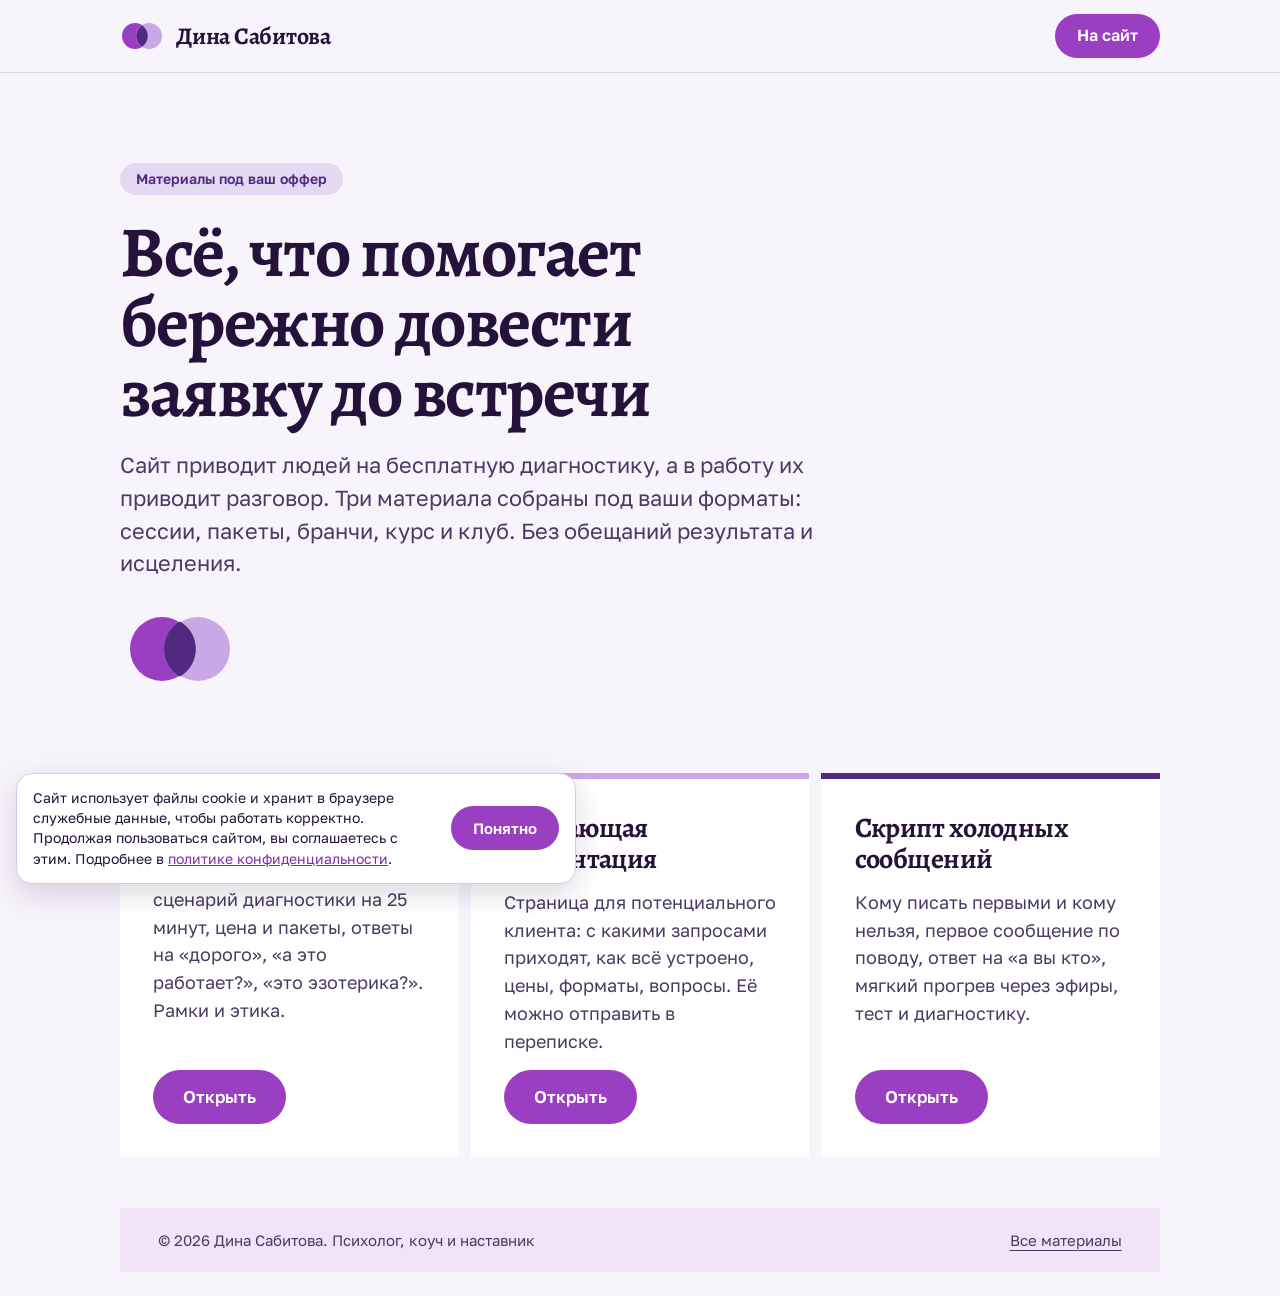
<file: materials.html>
<!DOCTYPE html>
<html lang="ru">
<head>
<meta charset="UTF-8">
<meta name="viewport" content="width=device-width, initial-scale=1.0">
<title>Материалы под ваш оффер | Дина Сабитова</title>
<meta name="robots" content="noindex, nofollow">
<meta name="theme-color" content="#F8F4FC">
<link rel="icon" href="data:image/svg+xml,%3Csvg xmlns='http://www.w3.org/2000/svg' viewBox='0 0 64 64'%3E%3Ccircle cx='24' cy='32' r='20' fill='%239B3FC2'/%3E%3Ccircle cx='40' cy='32' r='20' fill='%23C9A8E8'/%3E%3C/svg%3E">
<link rel="preconnect" href="https://fonts.googleapis.com">
<link rel="preconnect" href="https://fonts.gstatic.com" crossorigin>
<link href="https://fonts.googleapis.com/css2?family=Alegreya:wght@500;700&family=Golos+Text:wght@400;500;600&display=swap" rel="stylesheet">
<link rel="stylesheet" href="styles.css">
<link rel="stylesheet" href="materials.css">
</head>
<body>
<header class="dbar"><div class="dwrap dbar__in"><a href="index.html" class="logo" aria-label="Дина Сабитова, на сайт"><svg class="logo__mark" viewBox="0 0 44 28" aria-hidden="true"><circle cx="15" cy="14" r="13" fill="#9B3FC2"/><circle cx="29" cy="14" r="13" fill="#C9A8E8"/><path d="M22 3.2a13 13 0 0 1 0 21.6a13 13 0 0 1 0-21.6z" fill="#4F2A7E"/></svg><span>Дина Сабитова</span></a><div class="dbar__act"><a class="btn btn--sm" href="index.html">На сайт</a></div></div></header>
<main class="dwrap">
<section class="dhero"><span class="dtag">Материалы под ваш оффер</span><h1>Всё, что помогает бережно довести заявку до встречи</h1><p class="lead">Сайт приводит людей на бесплатную диагностику, а в работу их приводит разговор. Три материала собраны под ваши форматы: сессии, пакеты, бранчи, курс и клуб. Без обещаний результата и исцеления.</p><svg class="duo-d" viewBox="0 0 120 70" aria-hidden="true"><circle cx="42" cy="35" r="32" fill="#9B3FC2"/><circle cx="78" cy="35" r="32" fill="#C9A8E8"/><path d="M60 7.4a32 32 0 0 1 0 55.2a32 32 0 0 1 0-55.2z" fill="#4F2A7E"/></svg></section>
<section class="sec"><div class="grid3"><div class="mcard"><h3>Скрипты продаж</h3><p>Первый ответ на заявку, сценарий диагностики на 25 минут, цена и пакеты, ответы на «дорого», «а это работает?», «это эзотерика?». Рамки и этика.</p><a class="btn" href="scripts.html">Открыть</a></div><div class="mcard"><h3>Продающая презентация</h3><p>Страница для потенциального клиента: с какими запросами приходят, как всё устроено, цены, форматы, вопросы. Её можно отправить в переписке.</p><a class="btn" href="presentation.html">Открыть</a></div><div class="mcard"><h3>Скрипт холодных сообщений</h3><p>Кому писать первыми и кому нельзя, первое сообщение по поводу, ответ на «а вы кто», мягкий прогрев через эфиры, тест и диагностику.</p><a class="btn" href="outreach.html">Открыть</a></div></div></section></main>
<footer class="dwrap"><div class="dfoot"><span>© 2026 Дина Сабитова. Психолог, коуч и наставник</span><a href="materials.html">Все материалы</a></div></footer>
<script src="cookie.js" defer></script>
</body>
</html>
</file>
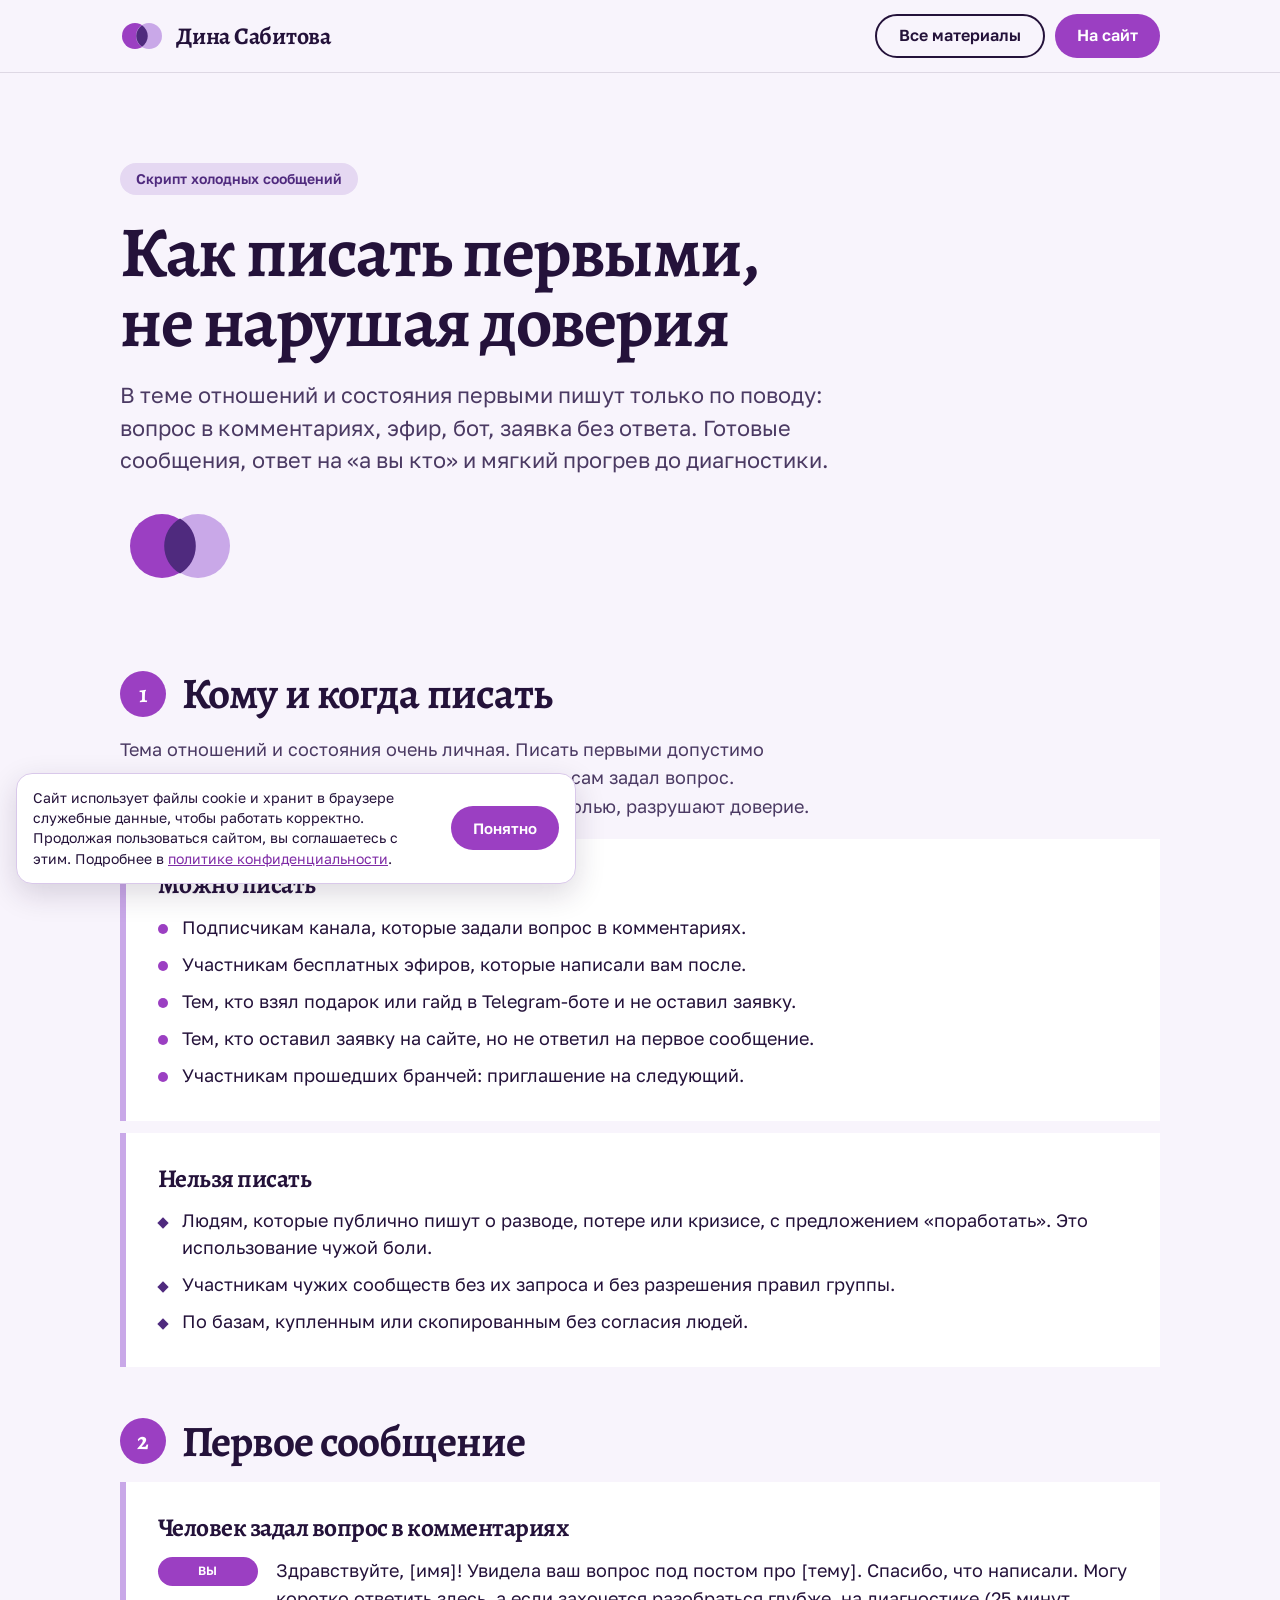
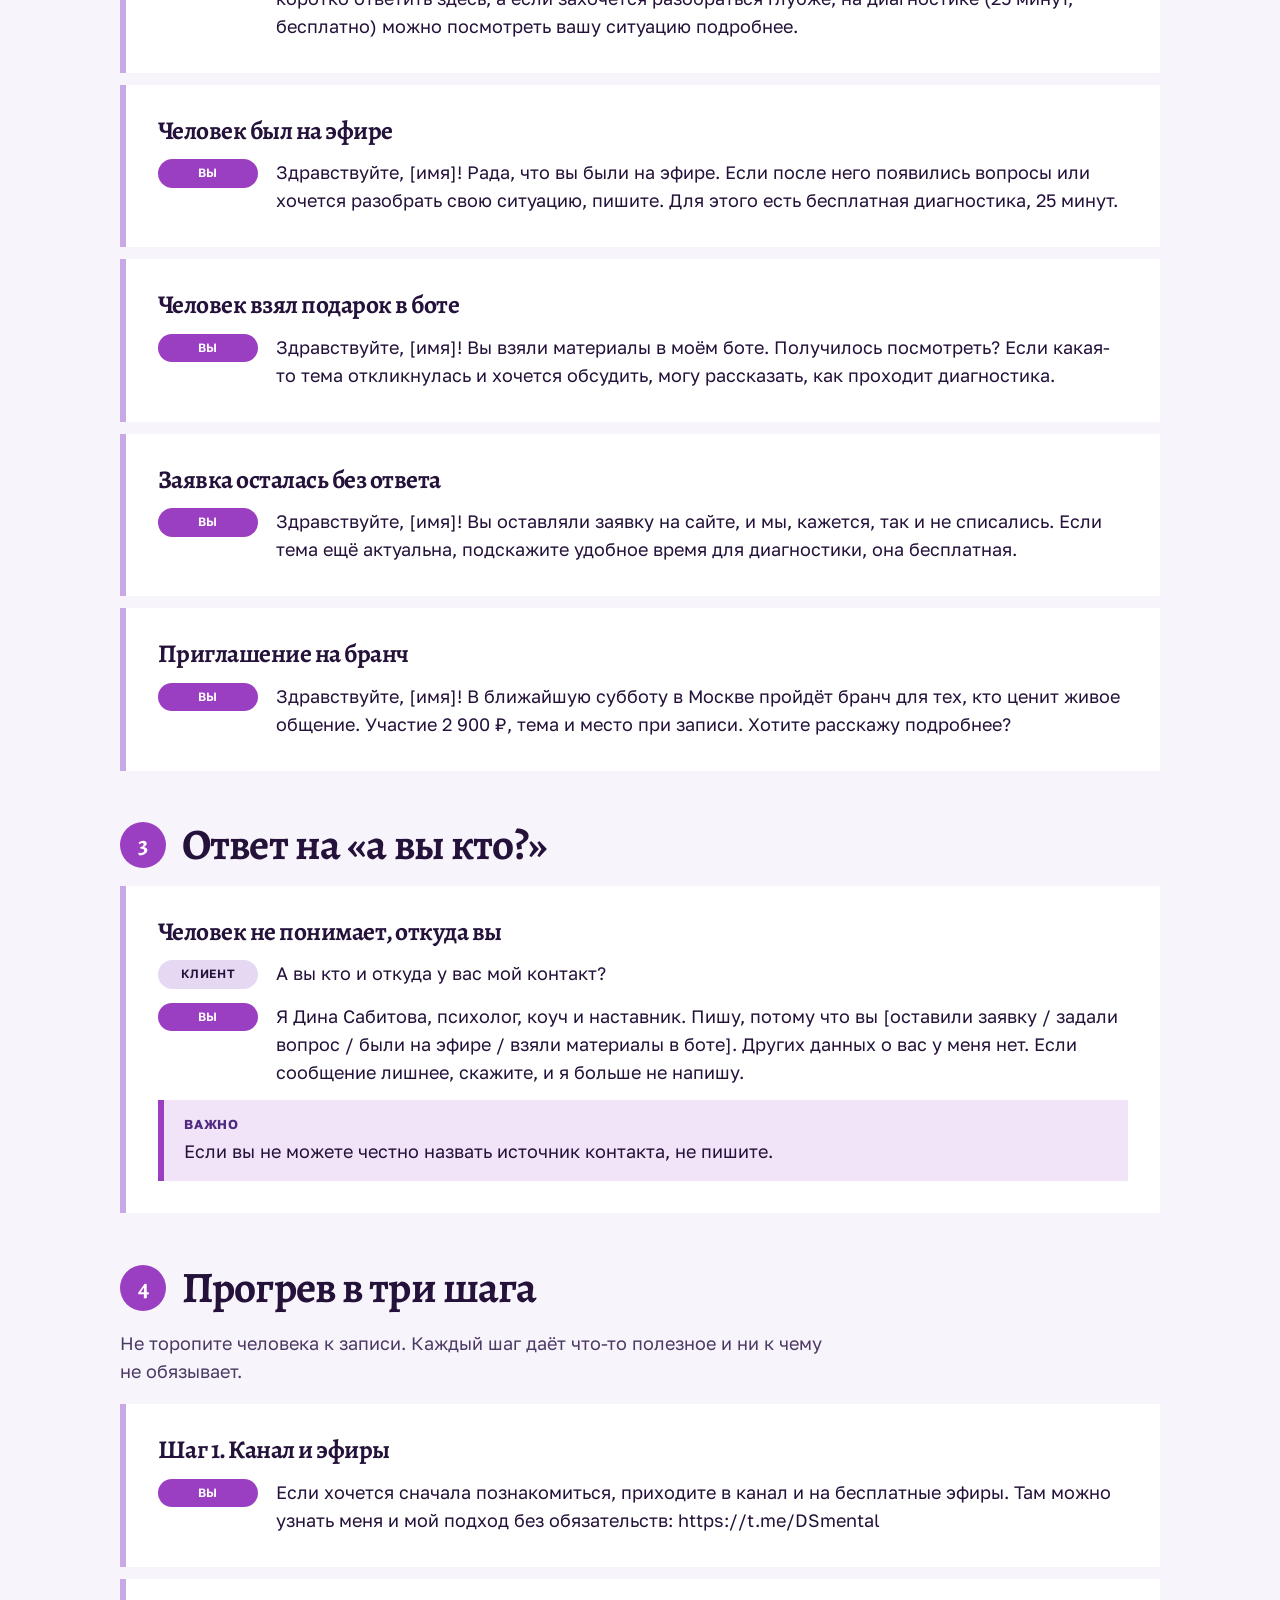
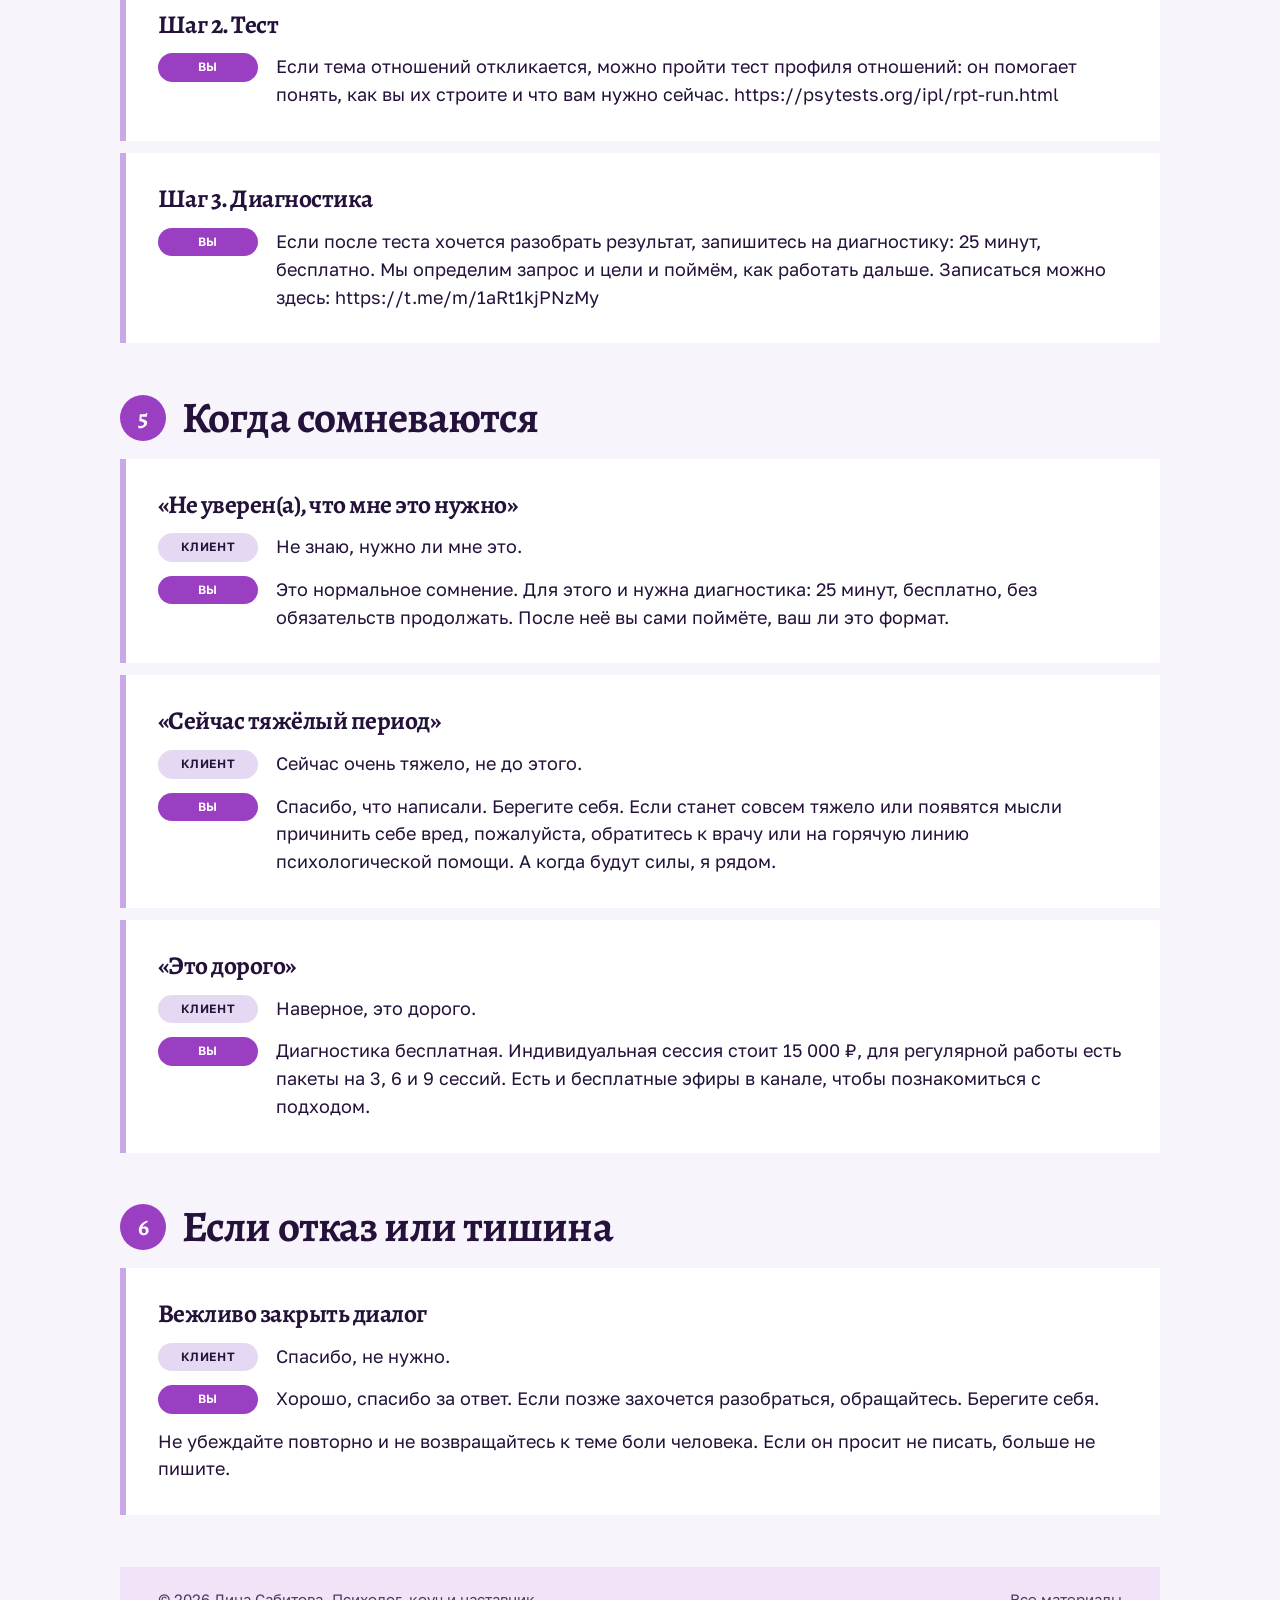
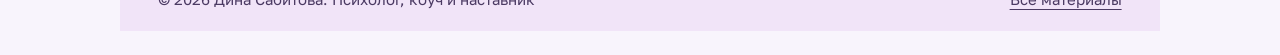
<file: outreach.html>
<!DOCTYPE html>
<html lang="ru">
<head>
<meta charset="UTF-8">
<meta name="viewport" content="width=device-width, initial-scale=1.0">
<title>Скрипт холодных сообщений | Дина Сабитова</title>
<meta name="robots" content="noindex, nofollow">
<meta name="theme-color" content="#F8F4FC">
<link rel="icon" href="data:image/svg+xml,%3Csvg xmlns='http://www.w3.org/2000/svg' viewBox='0 0 64 64'%3E%3Ccircle cx='24' cy='32' r='20' fill='%239B3FC2'/%3E%3Ccircle cx='40' cy='32' r='20' fill='%23C9A8E8'/%3E%3C/svg%3E">
<link rel="preconnect" href="https://fonts.googleapis.com">
<link rel="preconnect" href="https://fonts.gstatic.com" crossorigin>
<link href="https://fonts.googleapis.com/css2?family=Alegreya:wght@500;700&family=Golos+Text:wght@400;500;600&display=swap" rel="stylesheet">
<link rel="stylesheet" href="styles.css">
<link rel="stylesheet" href="materials.css">
</head>
<body>
<header class="dbar"><div class="dwrap dbar__in"><a href="index.html" class="logo" aria-label="Дина Сабитова, на сайт"><svg class="logo__mark" viewBox="0 0 44 28" aria-hidden="true"><circle cx="15" cy="14" r="13" fill="#9B3FC2"/><circle cx="29" cy="14" r="13" fill="#C9A8E8"/><path d="M22 3.2a13 13 0 0 1 0 21.6a13 13 0 0 1 0-21.6z" fill="#4F2A7E"/></svg><span>Дина Сабитова</span></a><div class="dbar__act"><a class="btn btn--sm btn--ghost" href="materials.html">Все материалы</a><a class="btn btn--sm" href="index.html">На сайт</a></div></div></header>
<main class="dwrap">
<section class="dhero"><span class="dtag">Скрипт холодных сообщений</span><h1>Как писать первыми, не нарушая доверия</h1><p class="lead">В теме отношений и состояния первыми пишут только по поводу: вопрос в комментариях, эфир, бот, заявка без ответа. Готовые сообщения, ответ на «а вы кто» и мягкий прогрев до диагностики.</p><svg class="duo-d" viewBox="0 0 120 70" aria-hidden="true"><circle cx="42" cy="35" r="32" fill="#9B3FC2"/><circle cx="78" cy="35" r="32" fill="#C9A8E8"/><path d="M60 7.4a32 32 0 0 1 0 55.2a32 32 0 0 1 0-55.2z" fill="#4F2A7E"/></svg></section>
<section class="sec"><div class="sec__head"><span class="sec__num">1</span><h2>Кому и когда писать</h2></div><p class="sec__intro">Тема отношений и состояния очень личная. Писать первыми допустимо только тем, кто уже вступил в контакт с вами или сам задал вопрос. Холодные обращения к людям, которые делятся болью, разрушают доверие.</p><div class="sec__body"><div class="block"><h3>Можно писать</h3><ul class="list"><li>Подписчикам канала, которые задали вопрос в комментариях.</li><li>Участникам бесплатных эфиров, которые написали вам после.</li><li>Тем, кто взял подарок или гайд в Telegram-боте и не оставил заявку.</li><li>Тем, кто оставил заявку на сайте, но не ответил на первое сообщение.</li><li>Участникам прошедших бранчей: приглашение на следующий.</li></ul></div><div class="block"><h3>Нельзя писать</h3><ul class="list list--no"><li>Людям, которые публично пишут о разводе, потере или кризисе, с предложением «поработать». Это использование чужой боли.</li><li>Участникам чужих сообществ без их запроса и без разрешения правил группы.</li><li>По базам, купленным или скопированным без согласия людей.</li></ul></div></div></section><section class="sec"><div class="sec__head"><span class="sec__num">2</span><h2>Первое сообщение</h2></div><div class="sec__body"><div class="block"><h3>Человек задал вопрос в комментариях</h3><p class="say say--you"><span class="who">Вы</span><span class="txt">Здравствуйте, [имя]! Увидела ваш вопрос под постом про [тему]. Спасибо, что написали. Могу коротко ответить здесь, а если захочется разобраться глубже, на диагностике (25 минут, бесплатно) можно посмотреть вашу ситуацию подробнее.</span></p></div><div class="block"><h3>Человек был на эфире</h3><p class="say say--you"><span class="who">Вы</span><span class="txt">Здравствуйте, [имя]! Рада, что вы были на эфире. Если после него появились вопросы или хочется разобрать свою ситуацию, пишите. Для этого есть бесплатная диагностика, 25 минут.</span></p></div><div class="block"><h3>Человек взял подарок в боте</h3><p class="say say--you"><span class="who">Вы</span><span class="txt">Здравствуйте, [имя]! Вы взяли материалы в моём боте. Получилось посмотреть? Если какая-то тема откликнулась и хочется обсудить, могу рассказать, как проходит диагностика.</span></p></div><div class="block"><h3>Заявка осталась без ответа</h3><p class="say say--you"><span class="who">Вы</span><span class="txt">Здравствуйте, [имя]! Вы оставляли заявку на сайте, и мы, кажется, так и не списались. Если тема ещё актуальна, подскажите удобное время для диагностики, она бесплатная.</span></p></div><div class="block"><h3>Приглашение на бранч</h3><p class="say say--you"><span class="who">Вы</span><span class="txt">Здравствуйте, [имя]! В ближайшую субботу в Москве пройдёт бранч для тех, кто ценит живое общение. Участие 2 900 ₽, тема и место при записи. Хотите расскажу подробнее?</span></p></div></div></section><section class="sec"><div class="sec__head"><span class="sec__num">3</span><h2>Ответ на «а вы кто?»</h2></div><div class="sec__body"><div class="block"><h3>Человек не понимает, откуда вы</h3><p class="say say--cl"><span class="who">Клиент</span><span class="txt">А вы кто и откуда у вас мой контакт?</span></p><p class="say say--you"><span class="who">Вы</span><span class="txt">Я Дина Сабитова, психолог, коуч и наставник. Пишу, потому что вы [оставили заявку / задали вопрос / были на эфире / взяли материалы в боте]. Других данных о вас у меня нет. Если сообщение лишнее, скажите, и я больше не напишу.</span></p><aside class="tip"><b>Важно</b><span>Если вы не можете честно назвать источник контакта, не пишите.</span></aside></div></div></section><section class="sec"><div class="sec__head"><span class="sec__num">4</span><h2>Прогрев в три шага</h2></div><p class="sec__intro">Не торопите человека к записи. Каждый шаг даёт что-то полезное и ни к чему не обязывает.</p><div class="sec__body"><div class="block"><h3>Шаг 1. Канал и эфиры</h3><p class="say say--you"><span class="who">Вы</span><span class="txt">Если хочется сначала познакомиться, приходите в канал и на бесплатные эфиры. Там можно узнать меня и мой подход без обязательств: https://t.me/DSmental</span></p></div><div class="block"><h3>Шаг 2. Тест</h3><p class="say say--you"><span class="who">Вы</span><span class="txt">Если тема отношений откликается, можно пройти тест профиля отношений: он помогает понять, как вы их строите и что вам нужно сейчас. https://psytests.org/ipl/rpt-run.html</span></p></div><div class="block"><h3>Шаг 3. Диагностика</h3><p class="say say--you"><span class="who">Вы</span><span class="txt">Если после теста хочется разобрать результат, запишитесь на диагностику: 25 минут, бесплатно. Мы определим запрос и цели и поймём, как работать дальше. Записаться можно здесь: https://t.me/m/1aRt1kjPNzMy</span></p></div></div></section><section class="sec"><div class="sec__head"><span class="sec__num">5</span><h2>Когда сомневаются</h2></div><div class="sec__body"><div class="block"><h3>«Не уверен(а), что мне это нужно»</h3><p class="say say--cl"><span class="who">Клиент</span><span class="txt">Не знаю, нужно ли мне это.</span></p><p class="say say--you"><span class="who">Вы</span><span class="txt">Это нормальное сомнение. Для этого и нужна диагностика: 25 минут, бесплатно, без обязательств продолжать. После неё вы сами поймёте, ваш ли это формат.</span></p></div><div class="block"><h3>«Сейчас тяжёлый период»</h3><p class="say say--cl"><span class="who">Клиент</span><span class="txt">Сейчас очень тяжело, не до этого.</span></p><p class="say say--you"><span class="who">Вы</span><span class="txt">Спасибо, что написали. Берегите себя. Если станет совсем тяжело или появятся мысли причинить себе вред, пожалуйста, обратитесь к врачу или на горячую линию психологической помощи. А когда будут силы, я рядом.</span></p></div><div class="block"><h3>«Это дорого»</h3><p class="say say--cl"><span class="who">Клиент</span><span class="txt">Наверное, это дорого.</span></p><p class="say say--you"><span class="who">Вы</span><span class="txt">Диагностика бесплатная. Индивидуальная сессия стоит 15 000 ₽, для регулярной работы есть пакеты на 3, 6 и 9 сессий. Есть и бесплатные эфиры в канале, чтобы познакомиться с подходом.</span></p></div></div></section><section class="sec"><div class="sec__head"><span class="sec__num">6</span><h2>Если отказ или тишина</h2></div><div class="sec__body"><div class="block"><h3>Вежливо закрыть диалог</h3><p class="say say--cl"><span class="who">Клиент</span><span class="txt">Спасибо, не нужно.</span></p><p class="say say--you"><span class="who">Вы</span><span class="txt">Хорошо, спасибо за ответ. Если позже захочется разобраться, обращайтесь. Берегите себя.</span></p><p class="para">Не убеждайте повторно и не возвращайтесь к теме боли человека. Если он просит не писать, больше не пишите.</p></div></div></section></main>
<footer class="dwrap"><div class="dfoot"><span>© 2026 Дина Сабитова. Психолог, коуч и наставник</span><a href="materials.html">Все материалы</a></div></footer>
<script src="cookie.js" defer></script>
</body>
</html>
</file>
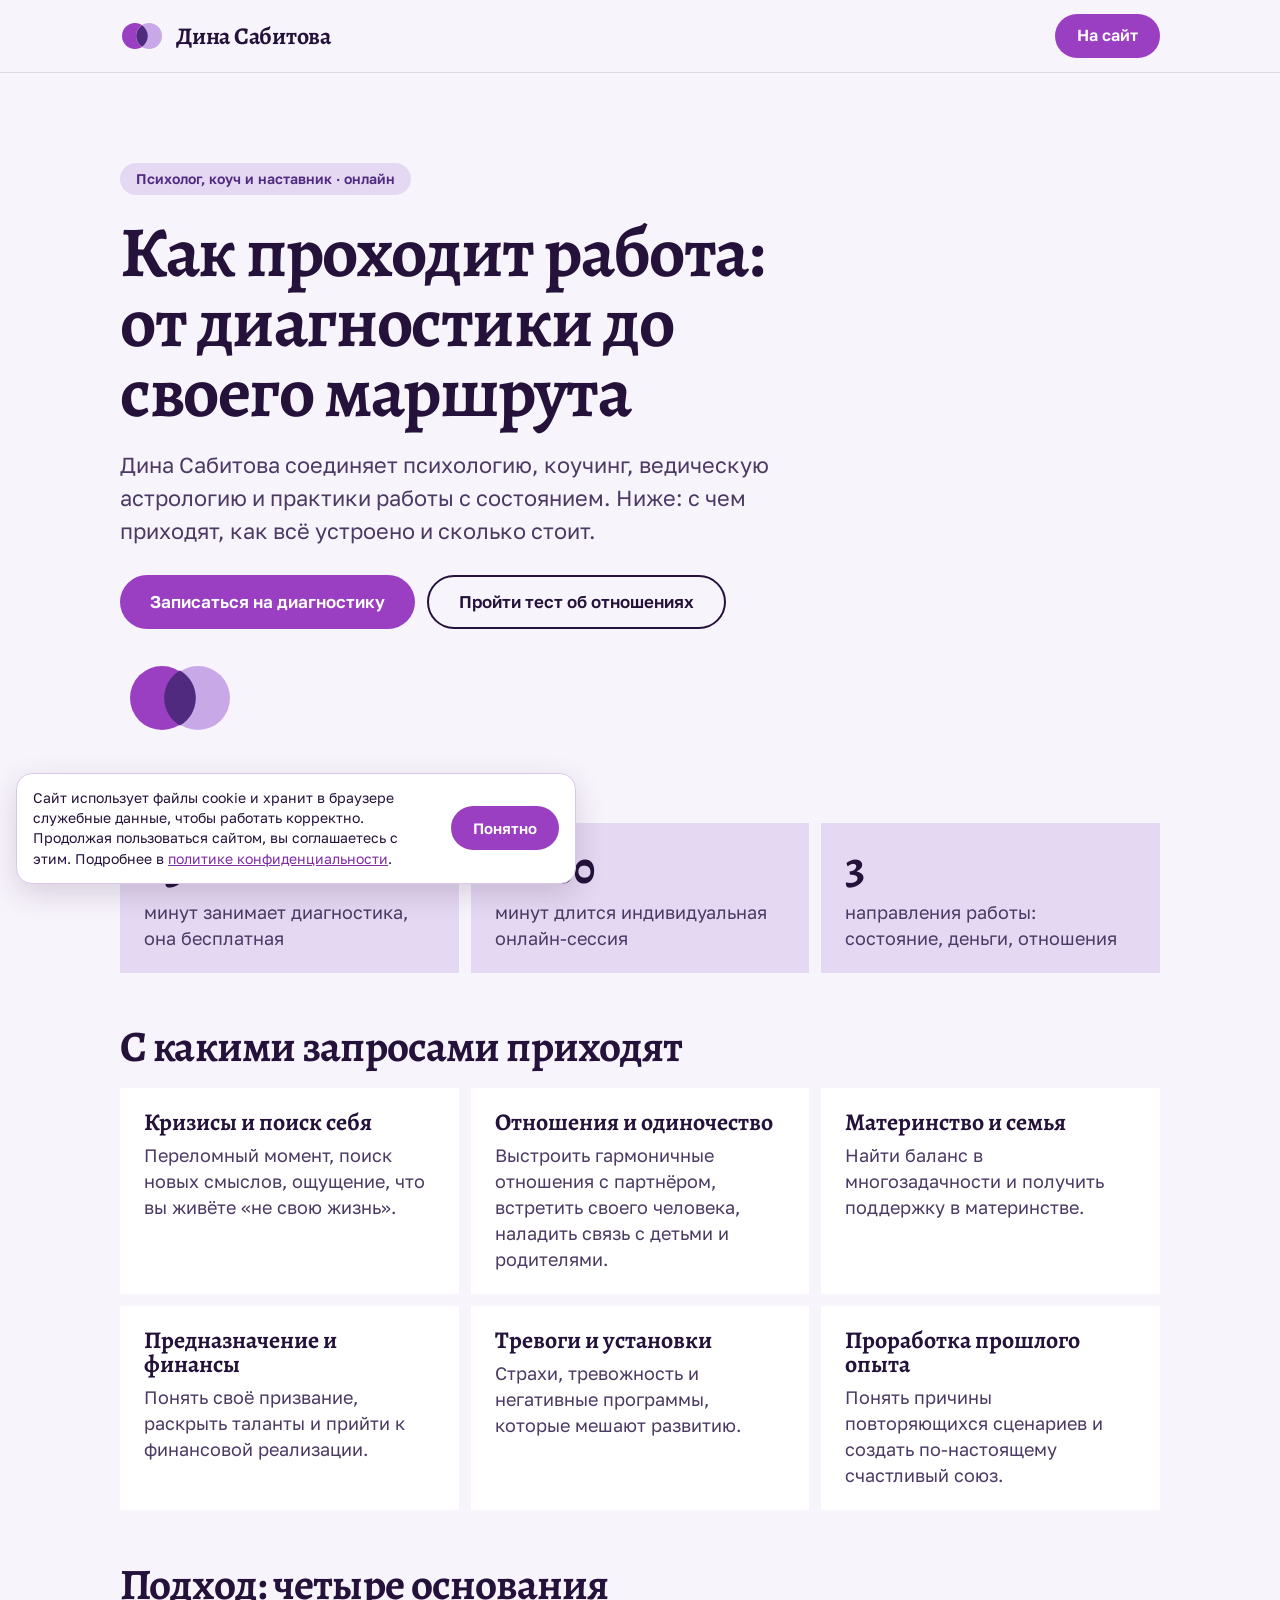
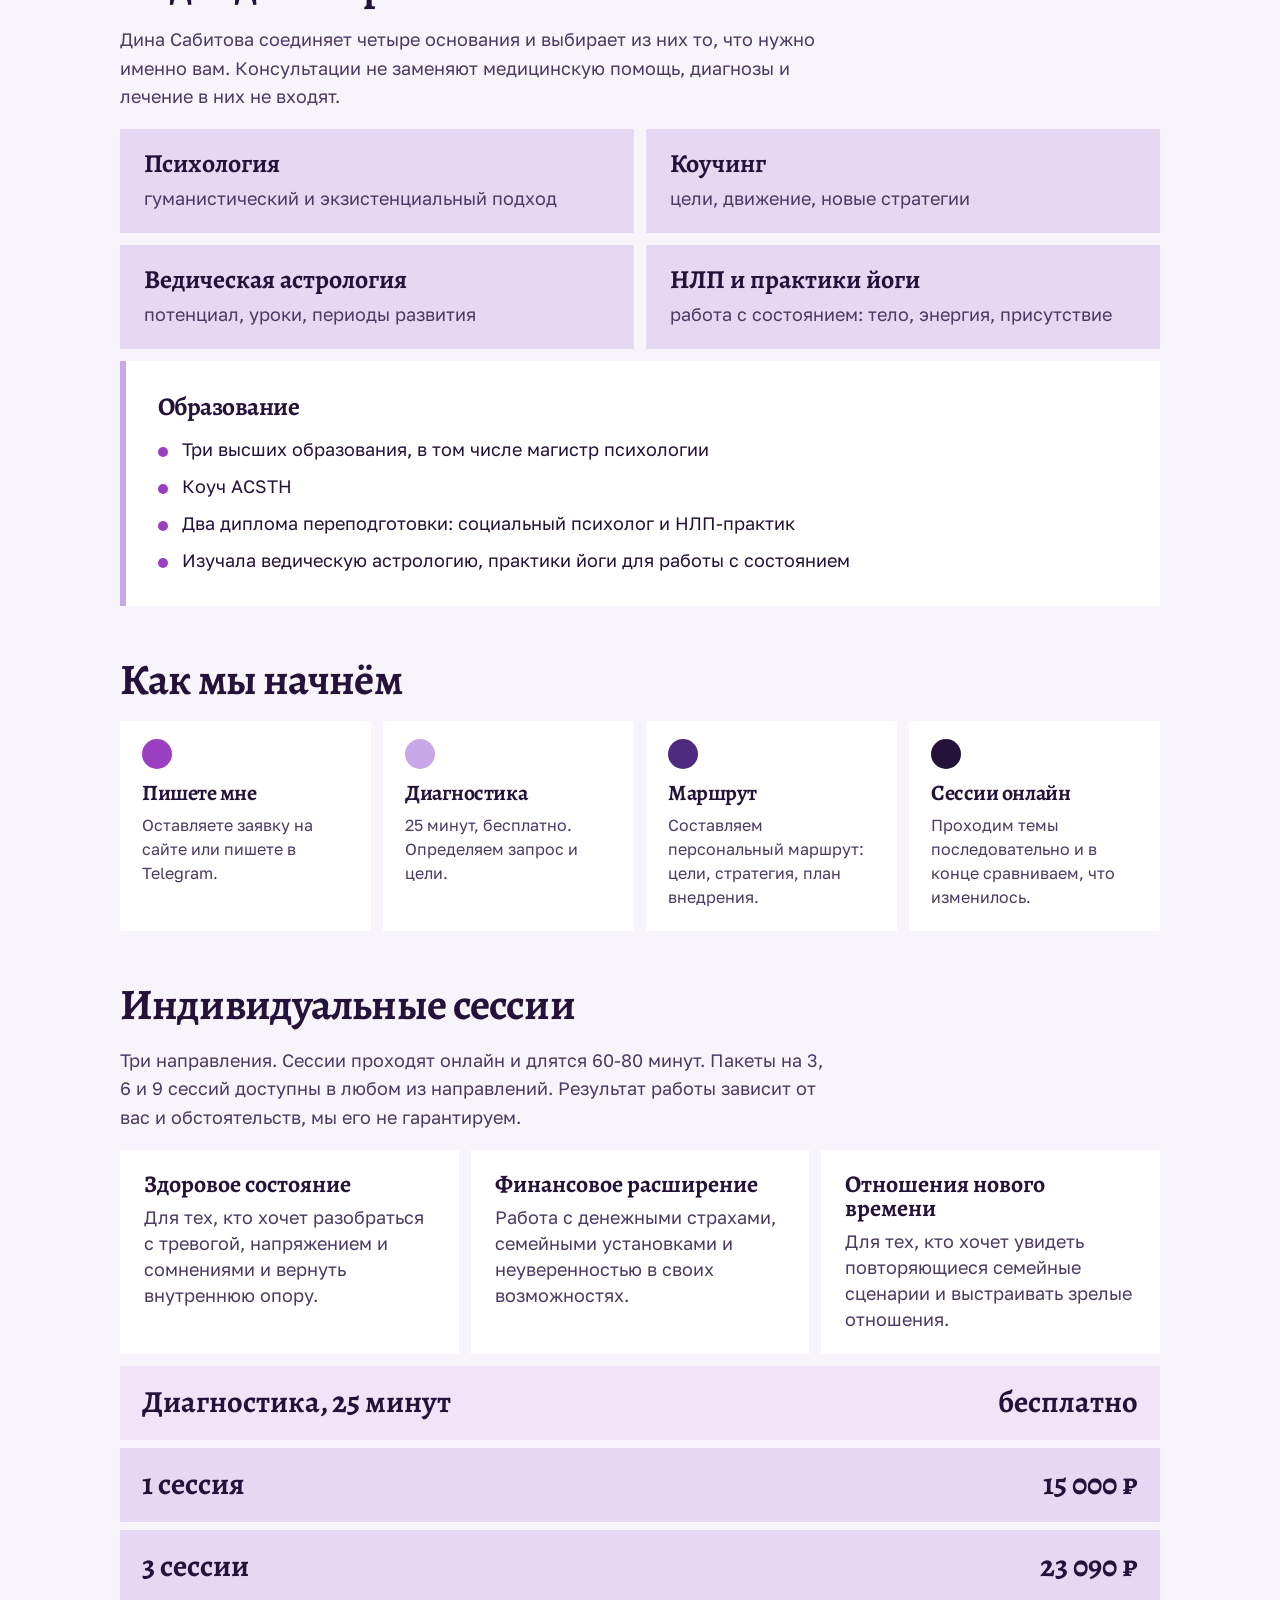
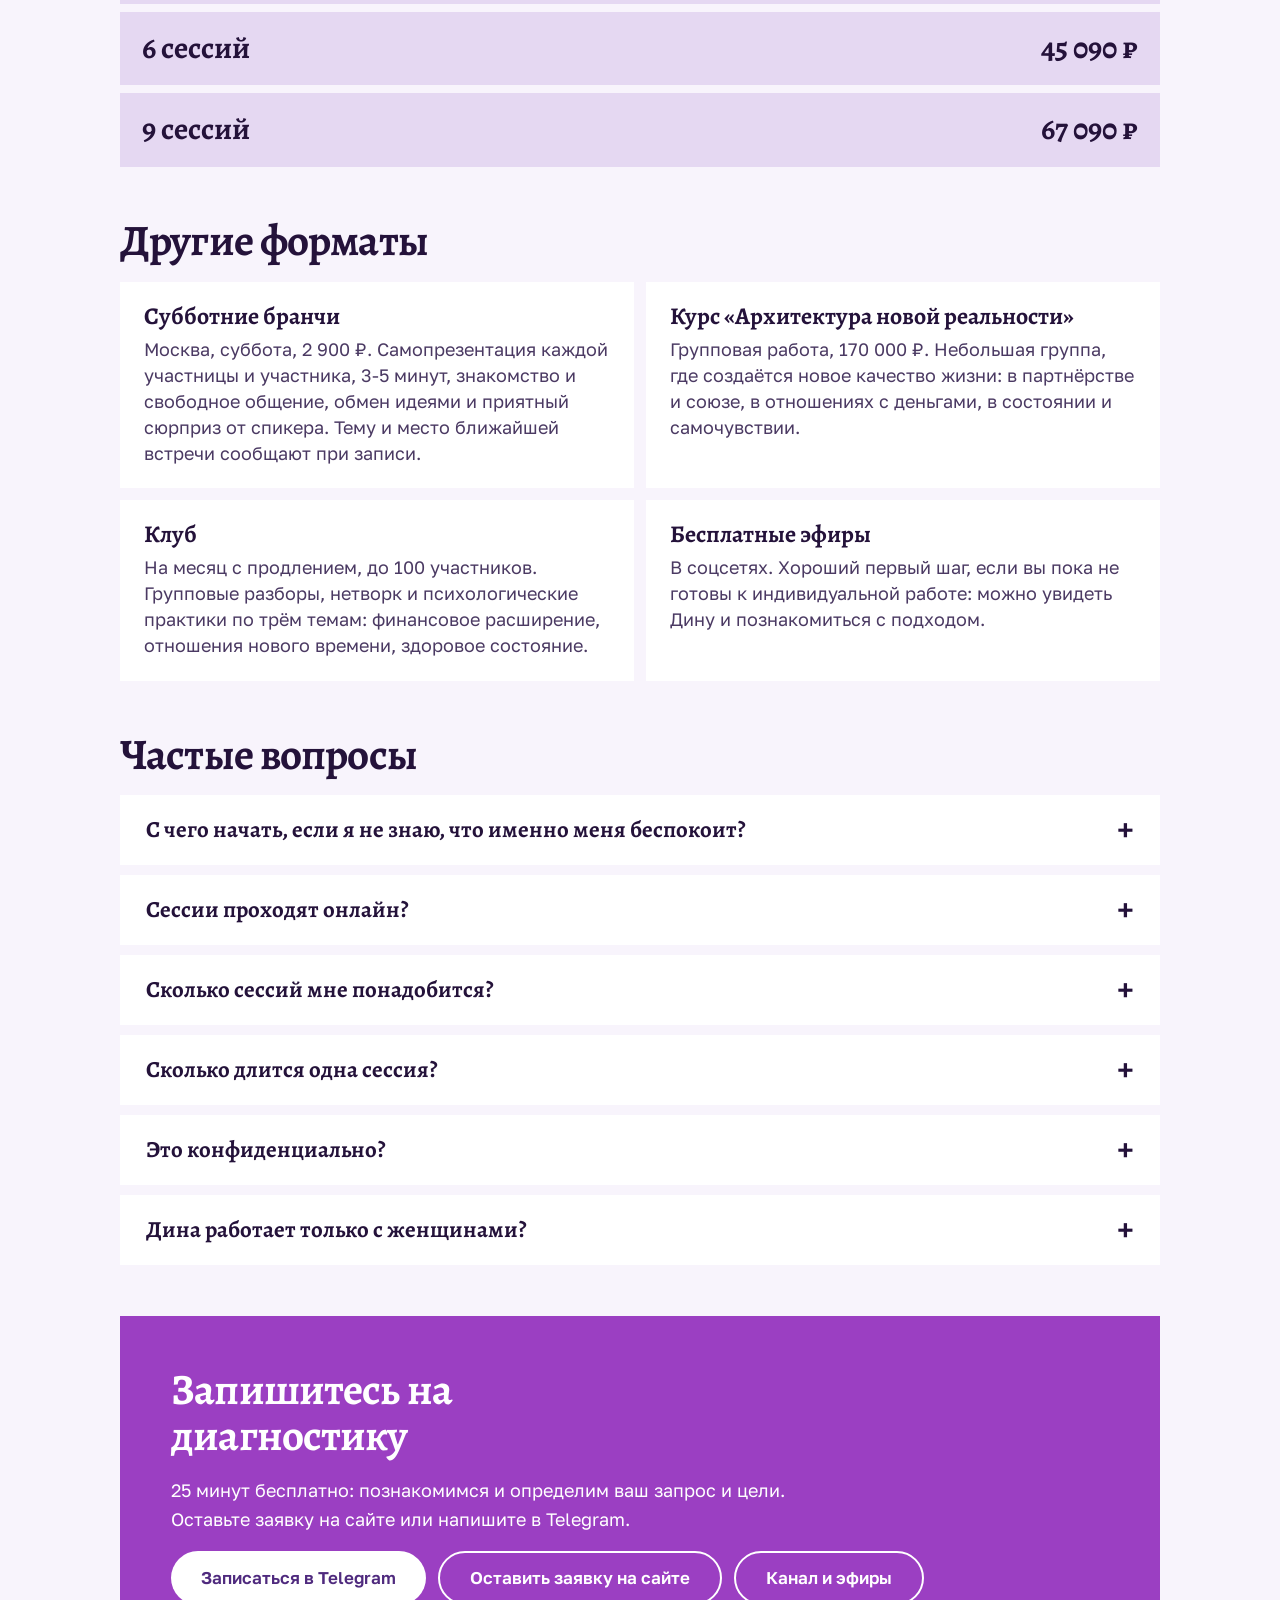
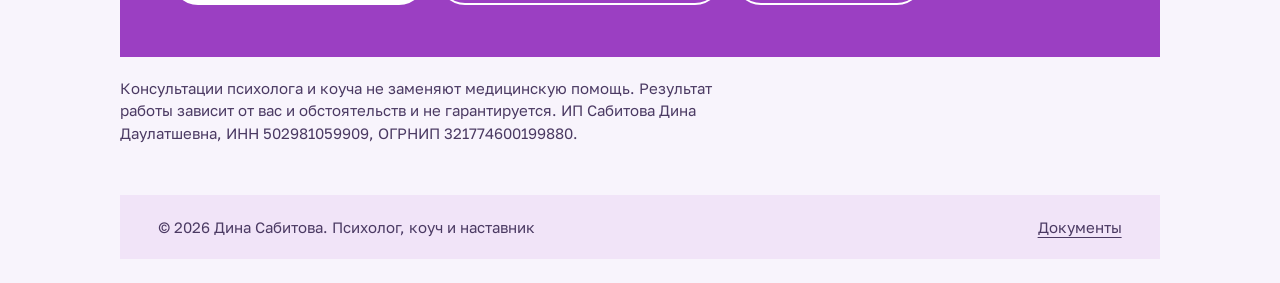
<file: presentation.html>
<!DOCTYPE html>
<html lang="ru">
<head>
<meta charset="UTF-8">
<meta name="viewport" content="width=device-width, initial-scale=1.0">
<title>Дина Сабитова: как проходит работа с психологом и коучем</title>
<meta name="description" content="Как проходит работа с Диной Сабитовой: бесплатная диагностика 25 минут, онлайн-сессии 60-80 минут, три направления, пакеты, бранчи, курс и клуб.">
<link rel="canonical" href="https://murzzsite.github.io/sabitova-psy/presentation.html">
<meta name="robots" content="index, follow, max-image-preview:large">
<meta property="og:type" content="website">
<meta property="og:locale" content="ru_RU">
<meta property="og:site_name" content="Дина Сабитова">
<meta property="og:url" content="https://murzzsite.github.io/sabitova-psy/presentation.html">
<meta property="og:title" content="Дина Сабитова: как проходит работа с психологом и коучем">
<meta property="og:description" content="Как проходит работа с Диной Сабитовой: бесплатная диагностика 25 минут, онлайн-сессии 60-80 минут, три направления, пакеты, бранчи, курс и клуб.">
<meta property="og:image" content="https://murzzsite.github.io/sabitova-psy/img/hero.jpg">
<meta name="twitter:card" content="summary_large_image">
<meta name="theme-color" content="#F8F4FC">
<link rel="icon" href="data:image/svg+xml,%3Csvg xmlns='http://www.w3.org/2000/svg' viewBox='0 0 64 64'%3E%3Ccircle cx='24' cy='32' r='20' fill='%239B3FC2'/%3E%3Ccircle cx='40' cy='32' r='20' fill='%23C9A8E8'/%3E%3C/svg%3E">
<link rel="preconnect" href="https://fonts.googleapis.com">
<link rel="preconnect" href="https://fonts.gstatic.com" crossorigin>
<link href="https://fonts.googleapis.com/css2?family=Alegreya:wght@500;700&family=Golos+Text:wght@400;500;600&display=swap" rel="stylesheet">
<link rel="stylesheet" href="styles.css">
<link rel="stylesheet" href="materials.css">
</head>
<body>
<header class="dbar"><div class="dwrap dbar__in"><a href="index.html" class="logo" aria-label="Дина Сабитова, на сайт"><svg class="logo__mark" viewBox="0 0 44 28" aria-hidden="true"><circle cx="15" cy="14" r="13" fill="#9B3FC2"/><circle cx="29" cy="14" r="13" fill="#C9A8E8"/><path d="M22 3.2a13 13 0 0 1 0 21.6a13 13 0 0 1 0-21.6z" fill="#4F2A7E"/></svg><span>Дина Сабитова</span></a><div class="dbar__act"><a class="btn btn--sm" href="index.html">На сайт</a></div></div></header>
<main class="dwrap">
<section class="dhero"><span class="dtag">Психолог, коуч и наставник · онлайн</span><h1>Как проходит работа: от диагностики до своего маршрута</h1><p class="lead">Дина Сабитова соединяет психологию, коучинг, ведическую астрологию и практики работы с состоянием. Ниже: с чем приходят, как всё устроено и сколько стоит.</p><div class="dhero__act"><a class="btn" href="https://t.me/m/1aRt1kjPNzMy" target="_blank" rel="noopener">Записаться на диагностику</a><a class="btn btn--ghost" href="https://psytests.org/ipl/rpt-run.html" target="_blank" rel="noopener">Пройти тест об отношениях</a></div><svg class="duo-d" viewBox="0 0 120 70" aria-hidden="true"><circle cx="42" cy="35" r="32" fill="#9B3FC2"/><circle cx="78" cy="35" r="32" fill="#C9A8E8"/><path d="M60 7.4a32 32 0 0 1 0 55.2a32 32 0 0 1 0-55.2z" fill="#4F2A7E"/></svg></section>
<section class="sec"><div class="grid3"><div class="stat"><b>25</b><span>минут занимает диагностика, она бесплатная</span></div><div class="stat"><b>60-80</b><span>минут длится индивидуальная онлайн-сессия</span></div><div class="stat"><b>3</b><span>направления работы: состояние, деньги, отношения</span></div></div></section><section class="sec"><div class="sec__head"><h2>С какими запросами приходят</h2></div><div class="grid3"><div class="stat stat--w"><b style="font-size:24px">Кризисы и поиск себя</b><span>Переломный момент, поиск новых смыслов, ощущение, что вы живёте «не свою жизнь».</span></div><div class="stat stat--w"><b style="font-size:24px">Отношения и одиночество</b><span>Выстроить гармоничные отношения с партнёром, встретить своего человека, наладить связь с детьми и родителями.</span></div><div class="stat stat--w"><b style="font-size:24px">Материнство и семья</b><span>Найти баланс в многозадачности и получить поддержку в материнстве.</span></div><div class="stat stat--w"><b style="font-size:24px">Предназначение и финансы</b><span>Понять своё призвание, раскрыть таланты и прийти к финансовой реализации.</span></div><div class="stat stat--w"><b style="font-size:24px">Тревоги и установки</b><span>Страхи, тревожность и негативные программы, которые мешают развитию.</span></div><div class="stat stat--w"><b style="font-size:24px">Проработка прошлого опыта</b><span>Понять причины повторяющихся сценариев и создать по-настоящему счастливый союз.</span></div></div></section><section class="sec"><div class="sec__head"><h2>Подход: четыре основания</h2></div><p class="sec__intro">Дина Сабитова соединяет четыре основания и выбирает из них то, что нужно именно вам. Консультации не заменяют медицинскую помощь, диагнозы и лечение в них не входят.</p><div class="sec__body"><div class="grid2"><div class="stat"><b style="font-size:26px">Психология</b><span>гуманистический и экзистенциальный подход</span></div><div class="stat"><b style="font-size:26px">Коучинг</b><span>цели, движение, новые стратегии</span></div><div class="stat"><b style="font-size:26px">Ведическая астрология</b><span>потенциал, уроки, периоды развития</span></div><div class="stat"><b style="font-size:26px">НЛП и практики йоги</b><span>работа с состоянием: тело, энергия, присутствие</span></div></div><div class="block"><h3>Образование</h3><ul class="list"><li>Три высших образования, в том числе магистр психологии</li><li>Коуч ACSTH</li><li>Два диплома переподготовки: социальный психолог и НЛП-практик</li><li>Изучала ведическую астрологию, практики йоги для работы с состоянием</li></ul></div></div></section><section class="sec"><div class="sec__head"><h2>Как мы начнём</h2></div><div class="steps4"><div class="step4"><h3>Пишете мне</h3><p>Оставляете заявку на сайте или пишете в Telegram.</p></div><div class="step4"><h3>Диагностика</h3><p>25 минут, бесплатно. Определяем запрос и цели.</p></div><div class="step4"><h3>Маршрут</h3><p>Составляем персональный маршрут: цели, стратегия, план внедрения.</p></div><div class="step4"><h3>Сессии онлайн</h3><p>Проходим темы последовательно и в конце сравниваем, что изменилось.</p></div></div></section><section class="sec"><div class="sec__head"><h2>Индивидуальные сессии</h2></div><p class="sec__intro">Три направления. Сессии проходят онлайн и длятся 60-80 минут. Пакеты на 3, 6 и 9 сессий доступны в любом из направлений. Результат работы зависит от вас и обстоятельств, мы его не гарантируем.</p><div class="sec__body"><div class="grid3"><div class="stat stat--w"><b style="font-size:24px">Здоровое состояние</b><span>Для тех, кто хочет разобраться с тревогой, напряжением и сомнениями и вернуть внутреннюю опору.</span></div><div class="stat stat--w"><b style="font-size:24px">Финансовое расширение</b><span>Работа с денежными страхами, семейными установками и неуверенностью в своих возможностях.</span></div><div class="stat stat--w"><b style="font-size:24px">Отношения нового времени</b><span>Для тех, кто хочет увидеть повторяющиеся семейные сценарии и выстраивать зрелые отношения.</span></div></div><div class="plans"><div class="plan is-main">Диагностика, 25 минут <b>бесплатно</b></div><div class="plan">1 сессия <b>15 000 ₽</b></div><div class="plan">3 сессии <b>23 090 ₽</b></div><div class="plan">6 сессий <b>45 090 ₽</b></div><div class="plan">9 сессий <b>67 090 ₽</b></div></div></div></section><section class="sec"><div class="sec__head"><h2>Другие форматы</h2></div><div class="sec__body"><div class="grid2"><div class="stat stat--w"><b style="font-size:24px">Субботние бранчи</b><span>Москва, суббота, 2 900 ₽. Самопрезентация каждой участницы и участника, 3-5 минут, знакомство и свободное общение, обмен идеями и приятный сюрприз от спикера. Тему и место ближайшей встречи сообщают при записи.</span></div><div class="stat stat--w"><b style="font-size:24px">Курс «Архитектура новой реальности»</b><span>Групповая работа, 170 000 ₽. Небольшая группа, где создаётся новое качество жизни: в партнёрстве и союзе, в отношениях с деньгами, в состоянии и самочувствии.</span></div><div class="stat stat--w"><b style="font-size:24px">Клуб</b><span>На месяц с продлением, до 100 участников. Групповые разборы, нетворк и психологические практики по трём темам: финансовое расширение, отношения нового времени, здоровое состояние.</span></div><div class="stat stat--w"><b style="font-size:24px">Бесплатные эфиры</b><span>В соцсетях. Хороший первый шаг, если вы пока не готовы к индивидуальной работе: можно увидеть Дину и познакомиться с подходом.</span></div></div></div></section><section class="sec"><div class="sec__head"><h2>Частые вопросы</h2></div><div class="dq"><details><summary>С чего начать, если я не знаю, что именно меня беспокоит?</summary><p>С диагностики на 25 минут. Она бесплатная: мы определим запрос, сформулируем цели и поймём, какой формат вам подходит.</p></details><details><summary>Сессии проходят онлайн?</summary><p>Да, индивидуальные сессии проходят онлайн, из любой точки мира. Бранчи проходят очно в Москве.</p></details><details><summary>Сколько сессий мне понадобится?</summary><p>Это зависит от вашего запроса и текущей ситуации. Пакеты рассчитаны на 3, 6 или 9 сессий, а маршрут остаётся гибким: приоритеты и порядок тем можно менять по ходу.</p></details><details><summary>Сколько длится одна сессия?</summary><p>От 60 до 80 минут.</p></details><details><summary>Это конфиденциально?</summary><p>Да. Конфиденциальность и бережная, безоценочная позиция это базовые принципы работы.</p></details><details><summary>Дина работает только с женщинами?</summary><p>Нет, приходят и женщины, и мужчины. Работа строится под ваш запрос.</p></details></div></section><section class="dcta"><h2>Запишитесь на диагностику</h2><p>25 минут бесплатно: познакомимся и определим ваш запрос и цели. Оставьте заявку на сайте или напишите в Telegram.</p><div class="dcta__act"><a class="btn" href="https://t.me/m/1aRt1kjPNzMy" target="_blank" rel="noopener">Записаться в Telegram</a><a class="btn btn--ghost" href="https://murzzsite.github.io/sabitova-psy/#contact">Оставить заявку на сайте</a><a class="btn btn--ghost" href="https://t.me/DSmental" target="_blank" rel="noopener">Канал и эфиры</a></div></section><p class="dnote">Консультации психолога и коуча не заменяют медицинскую помощь. Результат работы зависит от вас и обстоятельств и не гарантируется. ИП Сабитова Дина Даулатшевна, ИНН 502981059909, ОГРНИП 321774600199880.</p></main>
<footer class="dwrap"><div class="dfoot"><span>© 2026 Дина Сабитова. Психолог, коуч и наставник</span><a href="documents.html">Документы</a></div></footer>
<script src="cookie.js" defer></script>
</body>
</html>
</file>
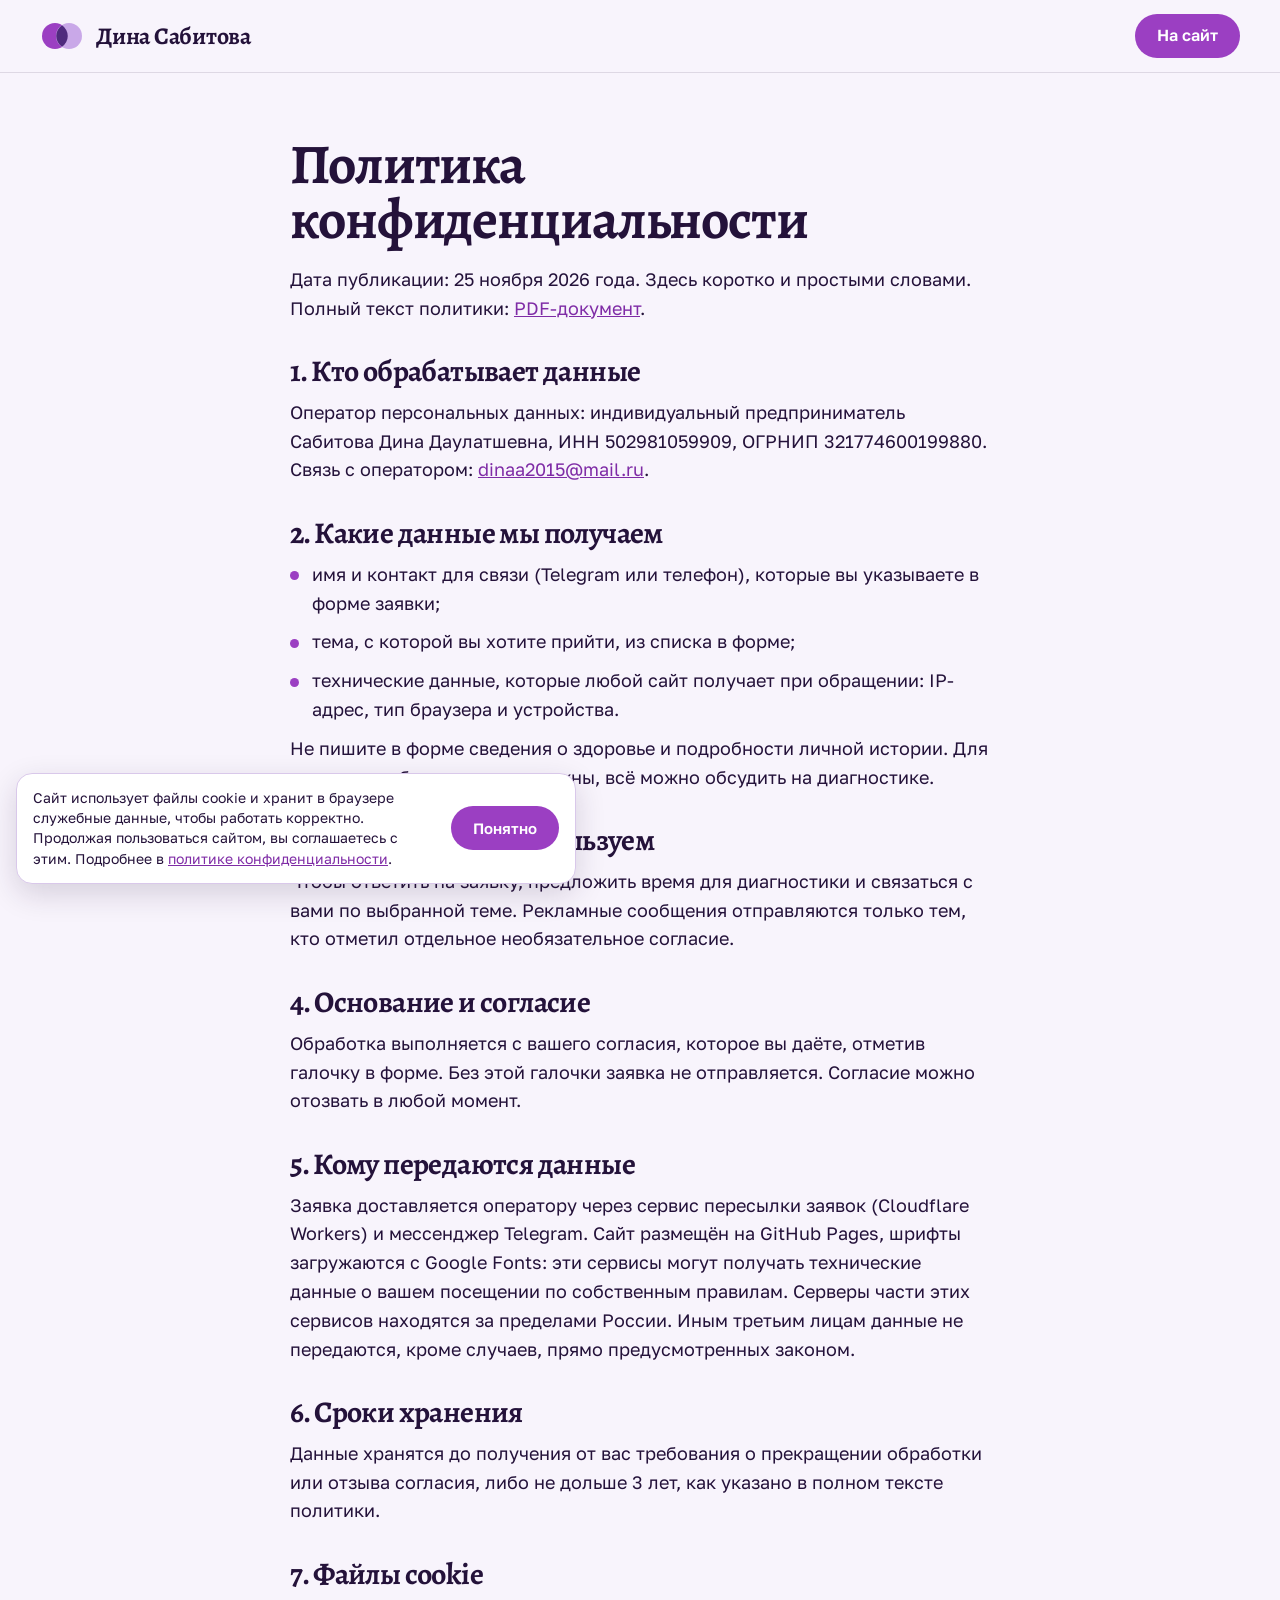
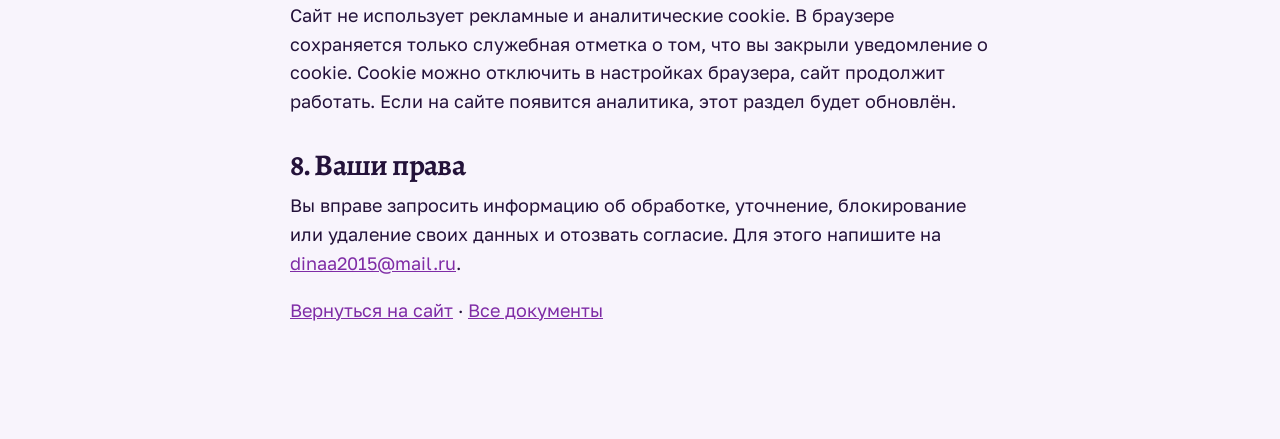
<file: privacy.html>
<!DOCTYPE html>
<html lang="ru">
<head>
<meta charset="UTF-8">
<meta name="viewport" content="width=device-width, initial-scale=1.0">
<title>Политика конфиденциальности | Дина Сабитова</title>
<meta name="description" content="Кратко о том, какие данные собирает сайт психолога Дины Сабитовой, зачем, как долго хранит и как их удалить. Полный текст политики доступен в PDF.">
<meta name="robots" content="noindex, follow">
<link rel="canonical" href="https://murzzsite.github.io/sabitova-psy/privacy.html">
<meta name="theme-color" content="#F8F4FC">
<link rel="icon" href="data:image/svg+xml,%3Csvg xmlns='http://www.w3.org/2000/svg' viewBox='0 0 64 64'%3E%3Ccircle cx='24' cy='32' r='20' fill='%239B3FC2'/%3E%3Ccircle cx='40' cy='32' r='20' fill='%23C9A8E8'/%3E%3C/svg%3E">
<link rel="preconnect" href="https://fonts.googleapis.com">
<link rel="preconnect" href="https://fonts.gstatic.com" crossorigin>
<link href="https://fonts.googleapis.com/css2?family=Alegreya:wght@500;700&family=Golos+Text:wght@400;500;600&display=swap" rel="stylesheet">
<link rel="stylesheet" href="styles.css">
<style>
.lbar{background:var(--ground);border-bottom:1px solid rgba(36,18,58,.12)}
.lbar__in{display:flex;align-items:center;justify-content:space-between;gap:16px;height:72px}
.legal{max-width:780px;margin:0 auto;padding:clamp(32px,6vw,64px) var(--pad) 96px}
.legal h1{font-size:clamp(34px,5vw,56px);margin-bottom:18px;overflow-wrap:anywhere}
.legal h2{font-size:clamp(22px,2.4vw,30px);margin:34px 0 10px}
.legal li{margin:0 0 10px;padding-left:22px;position:relative}
.legal li::before{content:"";position:absolute;left:0;top:.65em;width:9px;height:9px;border-radius:50%;background:var(--accent)}
.legal a{color:var(--accent-dark)}
</style>
</head>
<body>
<header class="lbar">
  <div class="wrap lbar__in">
    <a href="index.html" class="logo" aria-label="Дина Сабитова, на главную">
      <svg class="logo__mark" viewBox="0 0 44 28" aria-hidden="true"><circle cx="15" cy="14" r="13" fill="#9B3FC2"/><circle cx="29" cy="14" r="13" fill="#C9A8E8"/><path d="M22 3.2a13 13 0 0 1 0 21.6a13 13 0 0 1 0-21.6z" fill="#4F2A7E"/></svg>
      <span>Дина Сабитова</span>
    </a>
    <a class="btn btn--sm" href="index.html">На сайт</a>
  </div>
</header>
<main class="legal">
  <h1>Политика конфиденциальности</h1>
  <p>Дата публикации: 25 ноября 2026 года. Здесь коротко и простыми словами. Полный текст политики: <a href="docs/politika-konfidencialnosti.pdf" target="_blank" rel="noopener">PDF-документ</a>.</p>

  <h2>1. Кто обрабатывает данные</h2>
  <p>Оператор персональных данных: индивидуальный предприниматель Сабитова Дина Даулатшевна, ИНН 502981059909, ОГРНИП 321774600199880. Связь с оператором: <a href="mailto:dinaa2015@mail.ru">dinaa2015@mail.ru</a>.</p>

  <h2>2. Какие данные мы получаем</h2>
  <ul>
    <li>имя и контакт для связи (Telegram или телефон), которые вы указываете в форме заявки;</li>
    <li>тема, с которой вы хотите прийти, из списка в форме;</li>
    <li>технические данные, которые любой сайт получает при обращении: IP-адрес, тип браузера и устройства.</li>
  </ul>
  <p>Не пишите в форме сведения о здоровье и подробности личной истории. Для первого сообщения они не нужны, всё можно обсудить на диагностике.</p>

  <h2>3. Для чего мы их используем</h2>
  <p>Чтобы ответить на заявку, предложить время для диагностики и связаться с вами по выбранной теме. Рекламные сообщения отправляются только тем, кто отметил отдельное необязательное согласие.</p>

  <h2>4. Основание и согласие</h2>
  <p>Обработка выполняется с вашего согласия, которое вы даёте, отметив галочку в форме. Без этой галочки заявка не отправляется. Согласие можно отозвать в любой момент.</p>

  <h2>5. Кому передаются данные</h2>
  <p>Заявка доставляется оператору через сервис пересылки заявок (Cloudflare Workers) и мессенджер Telegram. Сайт размещён на GitHub Pages, шрифты загружаются с Google Fonts: эти сервисы могут получать технические данные о вашем посещении по собственным правилам. Серверы части этих сервисов находятся за пределами России. Иным третьим лицам данные не передаются, кроме случаев, прямо предусмотренных законом.</p>

  <h2>6. Сроки хранения</h2>
  <p>Данные хранятся до получения от вас требования о прекращении обработки или отзыва согласия, либо не дольше 3 лет, как указано в полном тексте политики.</p>

  <h2>7. Файлы cookie</h2>
  <p>Сайт не использует рекламные и аналитические cookie. В браузере сохраняется только служебная отметка о том, что вы закрыли уведомление о cookie. Cookie можно отключить в настройках браузера, сайт продолжит работать. Если на сайте появится аналитика, этот раздел будет обновлён.</p>

  <h2>8. Ваши права</h2>
  <p>Вы вправе запросить информацию об обработке, уточнение, блокирование или удаление своих данных и отозвать согласие. Для этого напишите на <a href="mailto:dinaa2015@mail.ru">dinaa2015@mail.ru</a>.</p>

  <p><a href="index.html">Вернуться на сайт</a> · <a href="documents.html">Все документы</a></p>
</main>
<script src="cookie.js" defer></script>
</body>
</html>
</file>
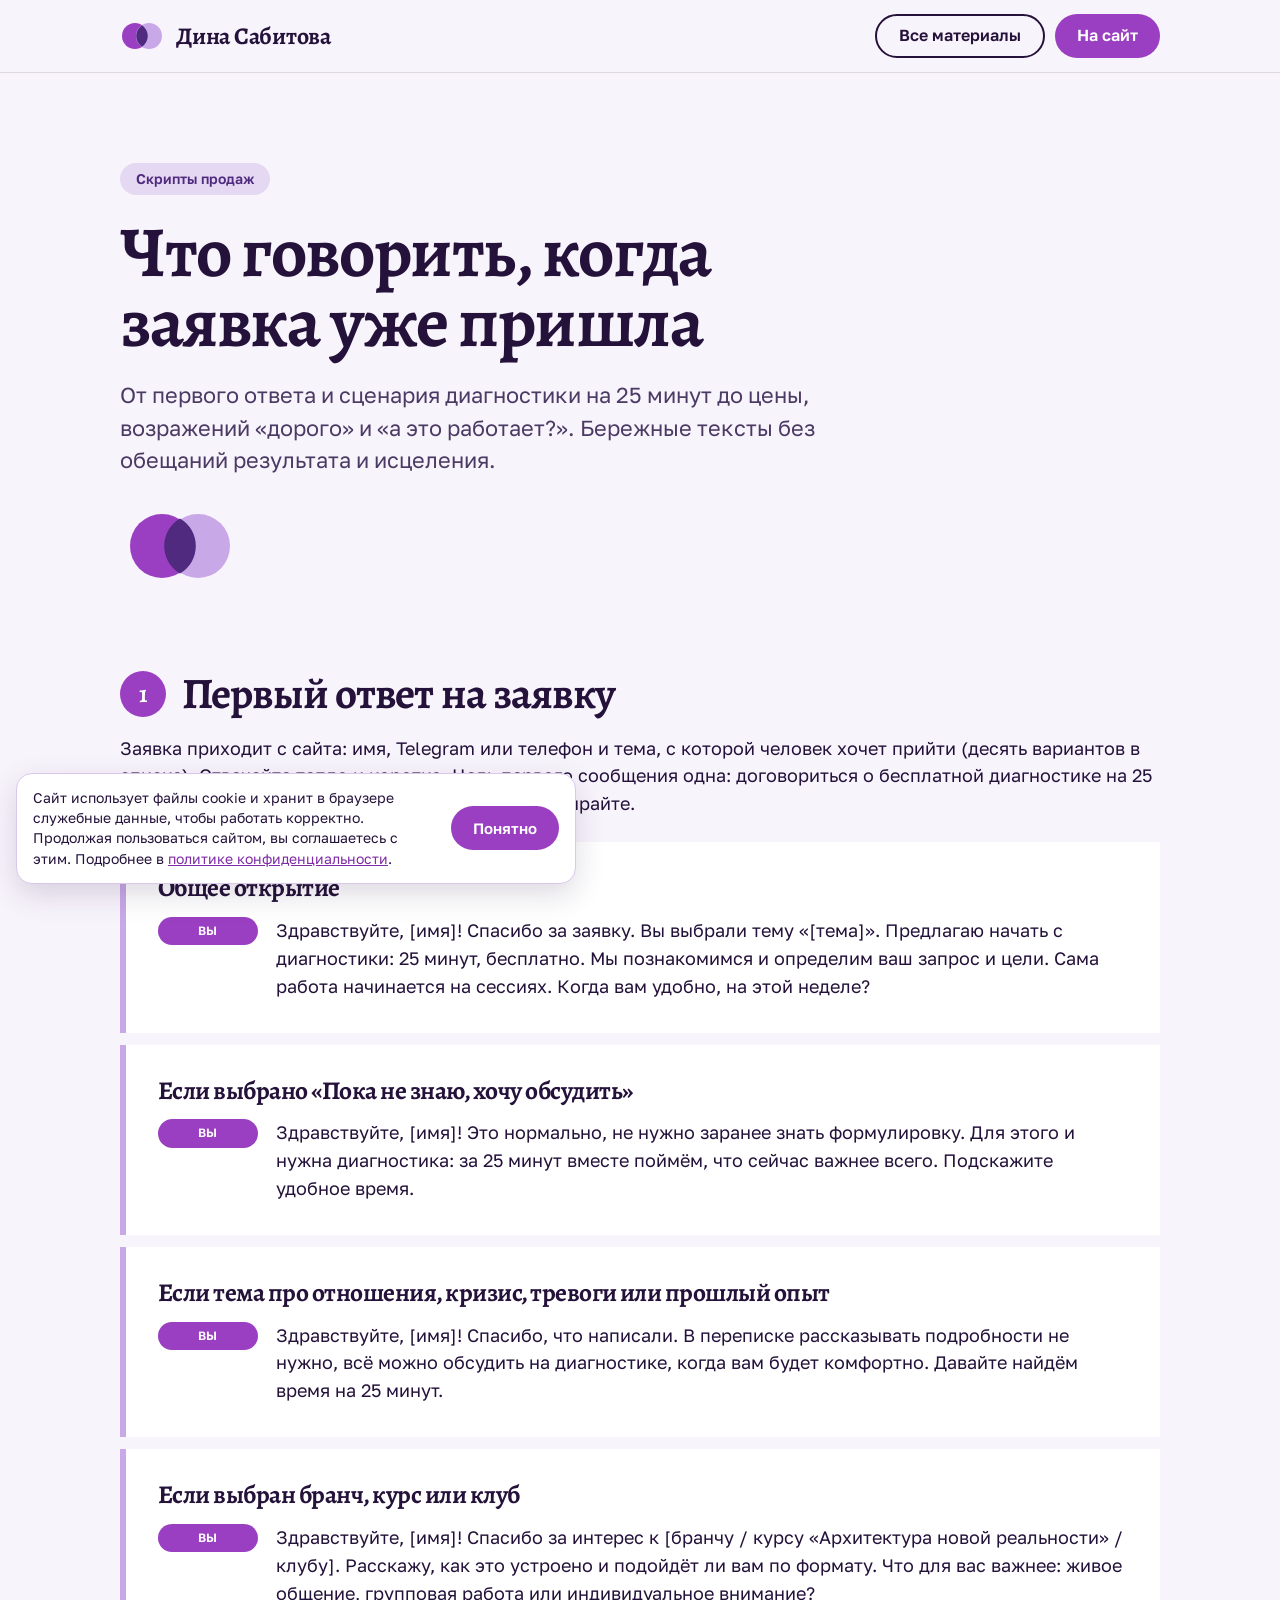
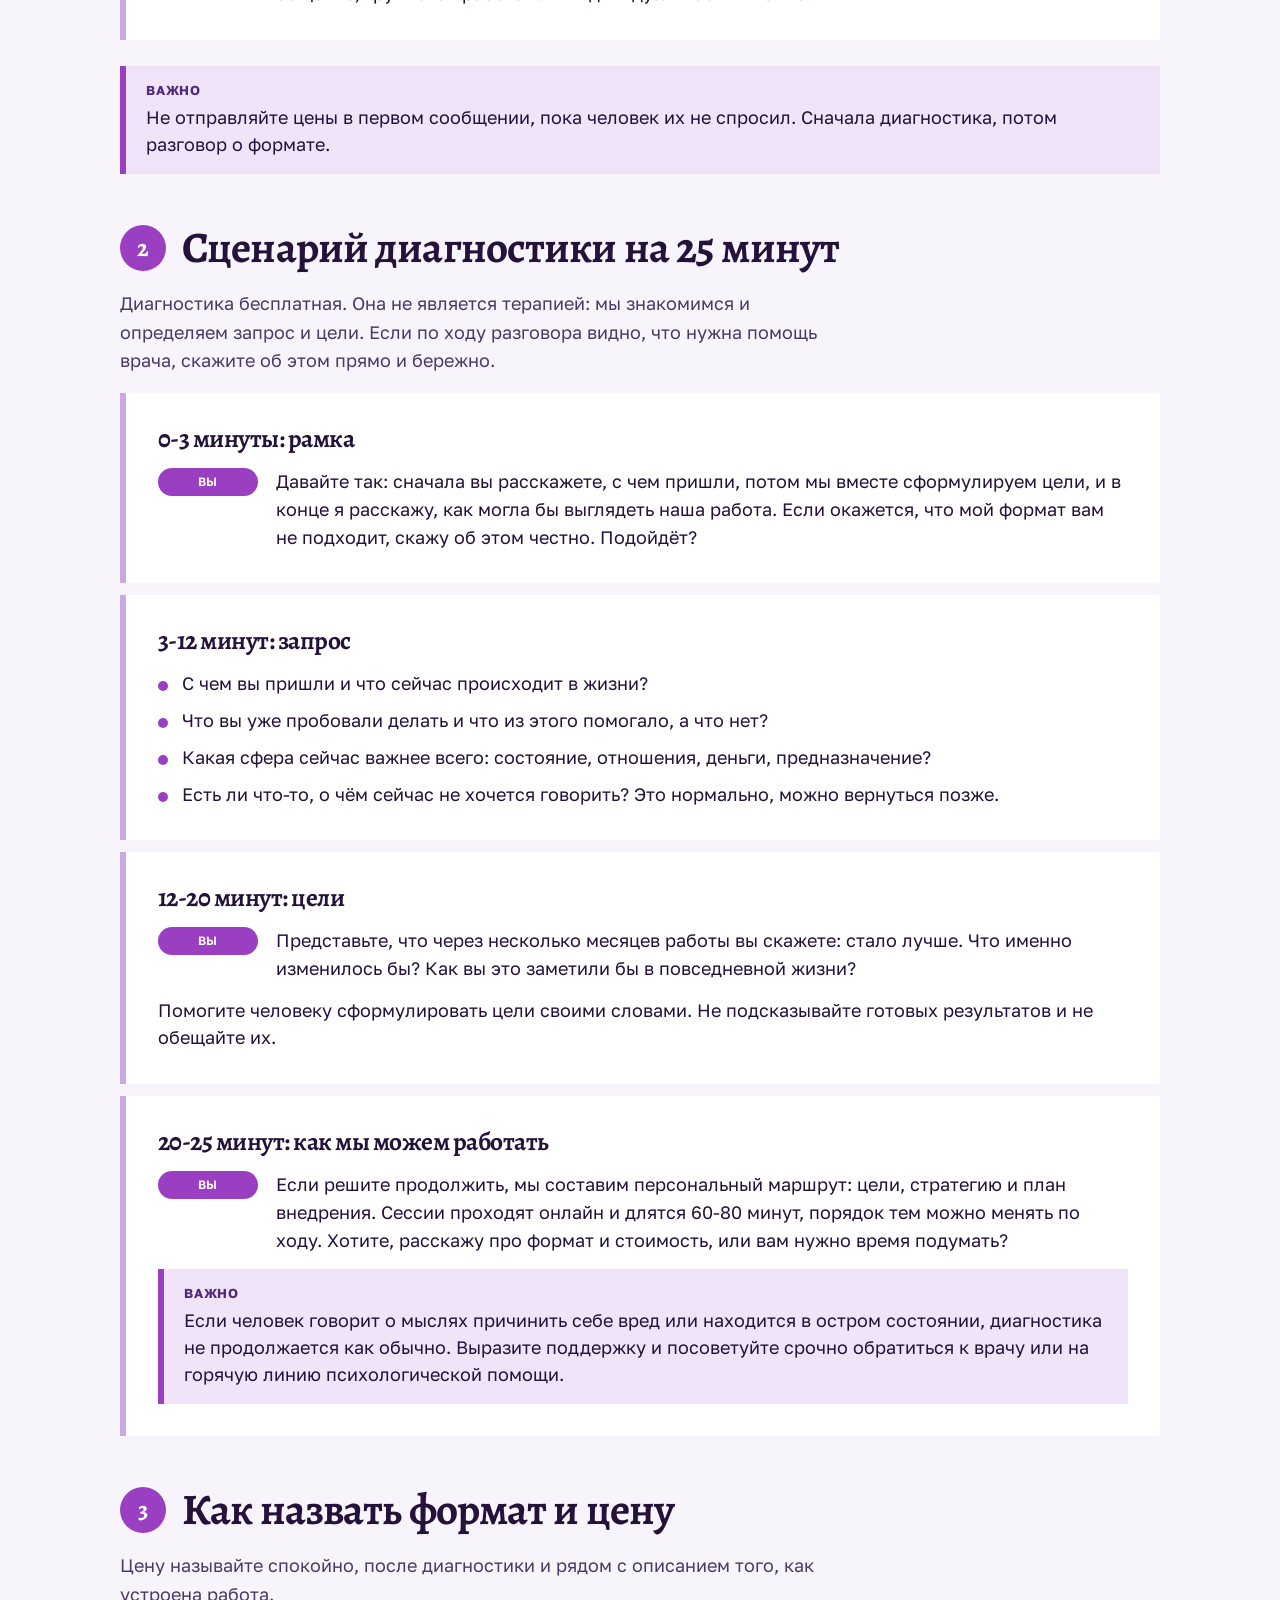
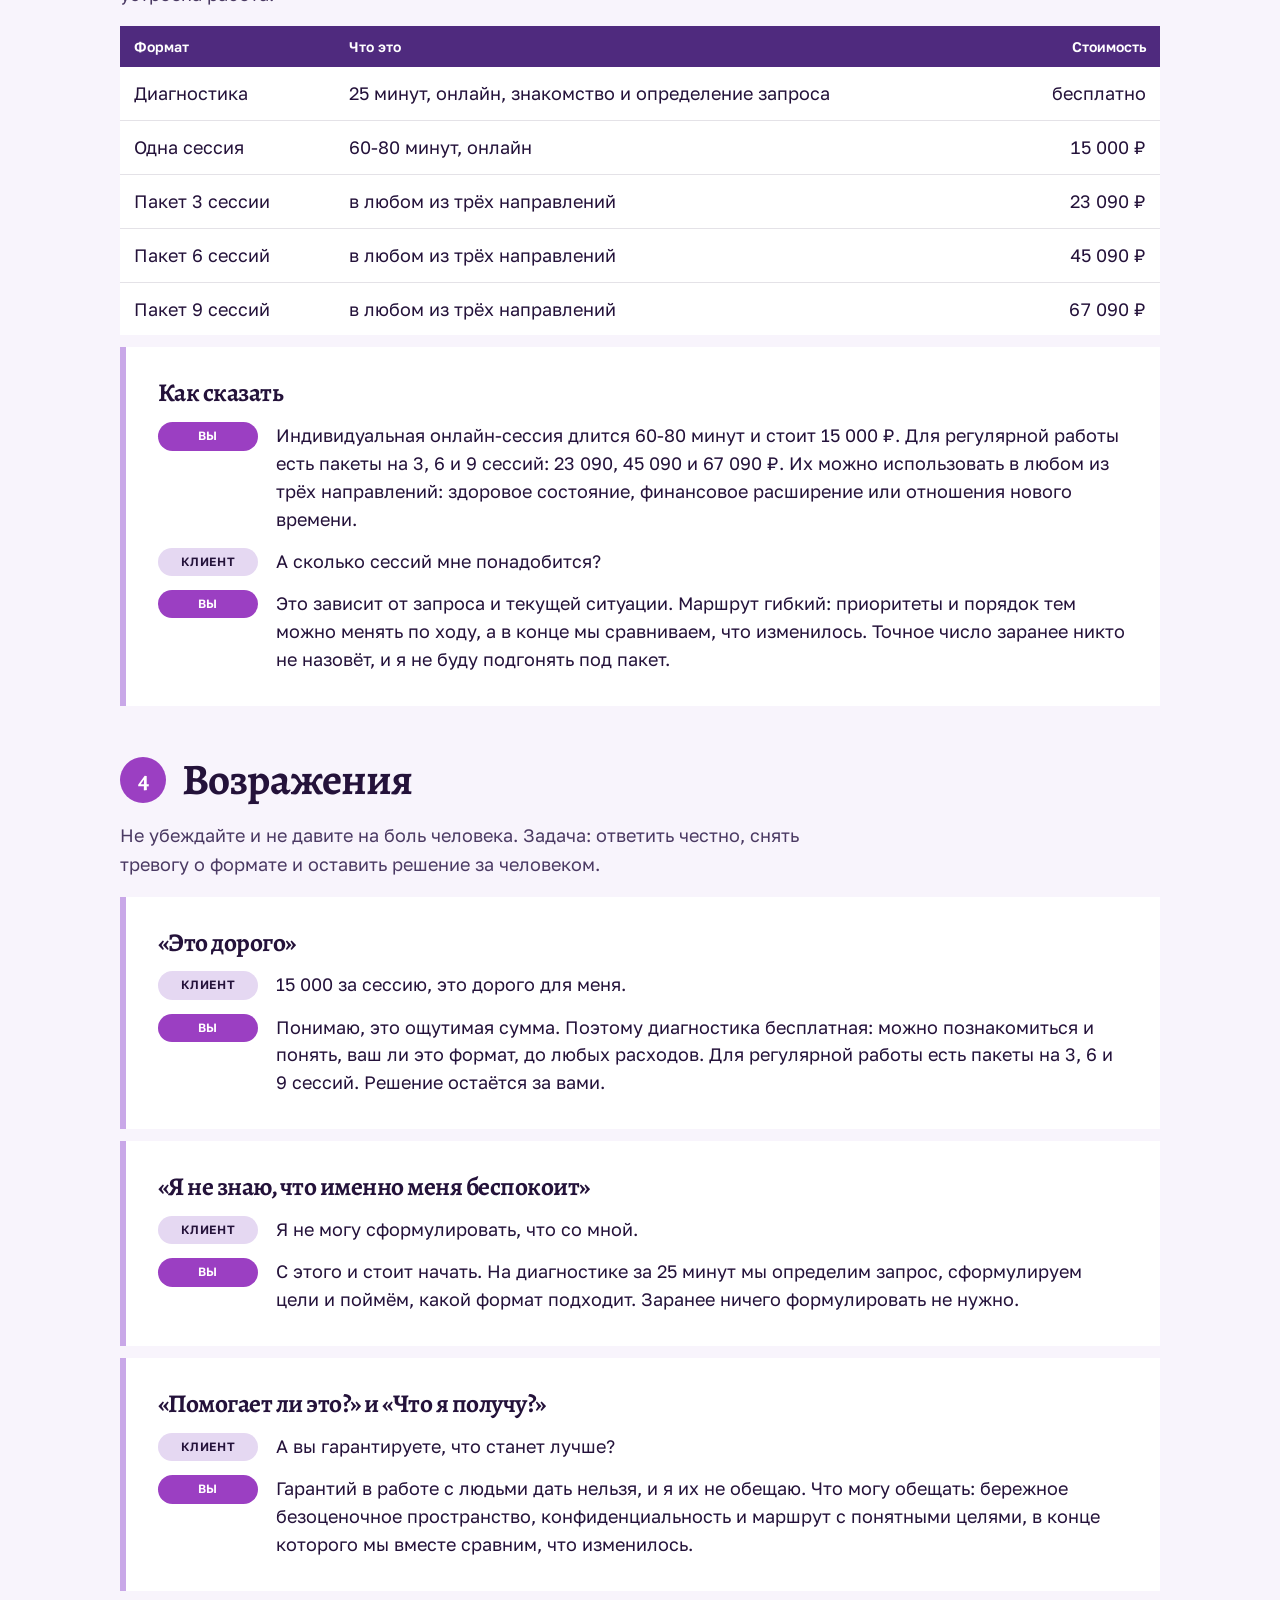
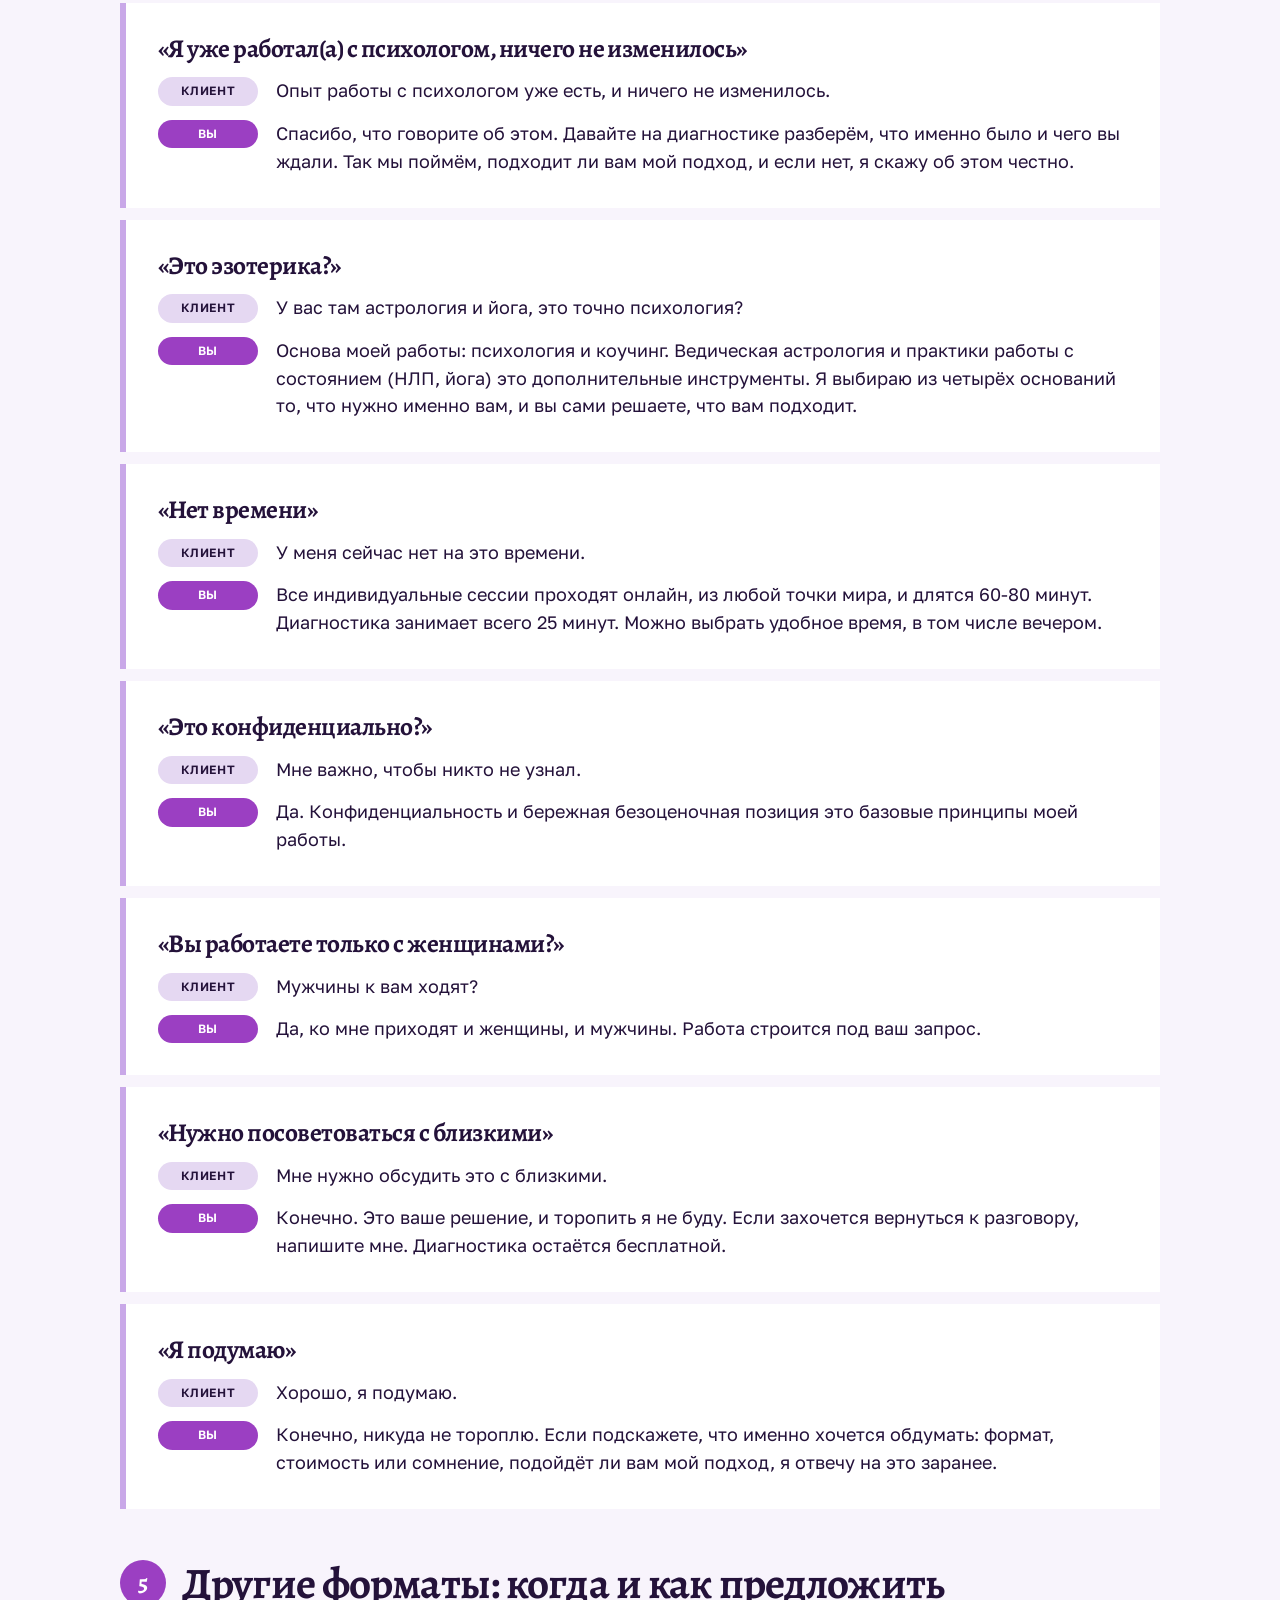
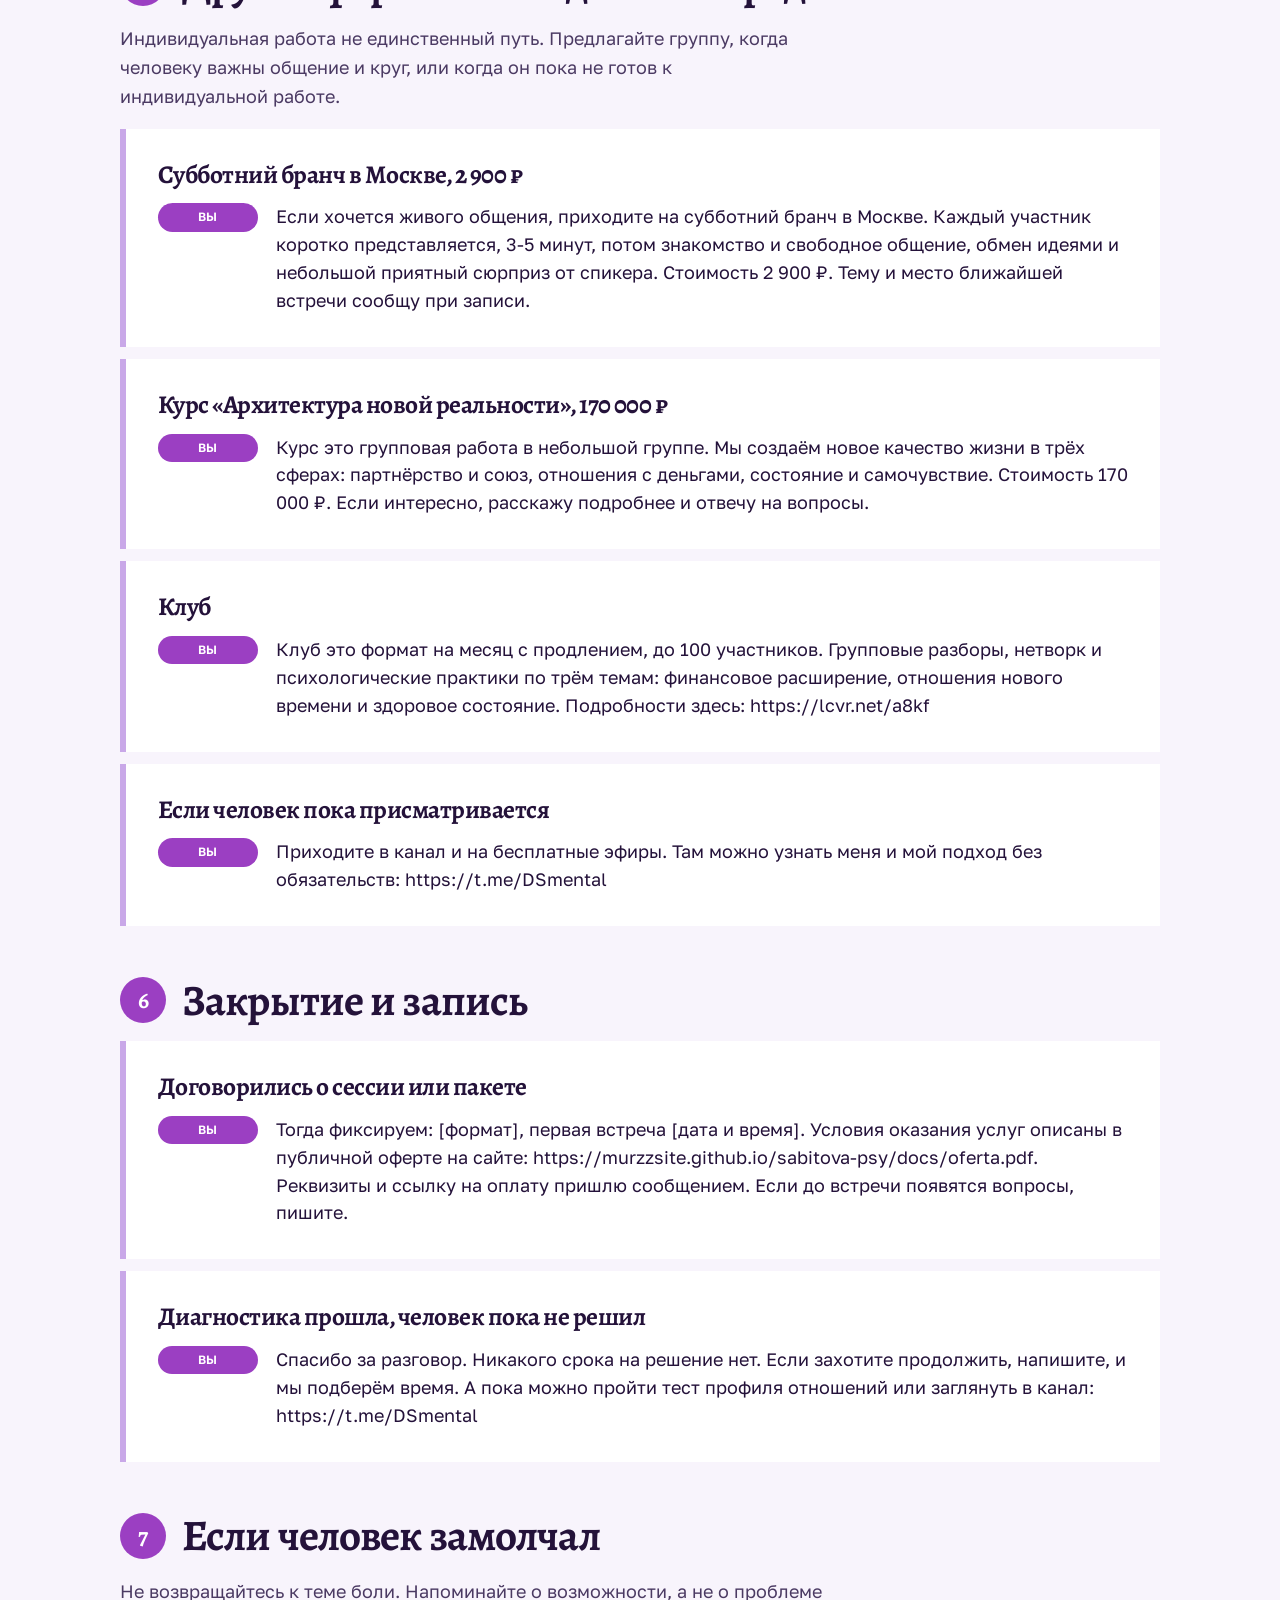
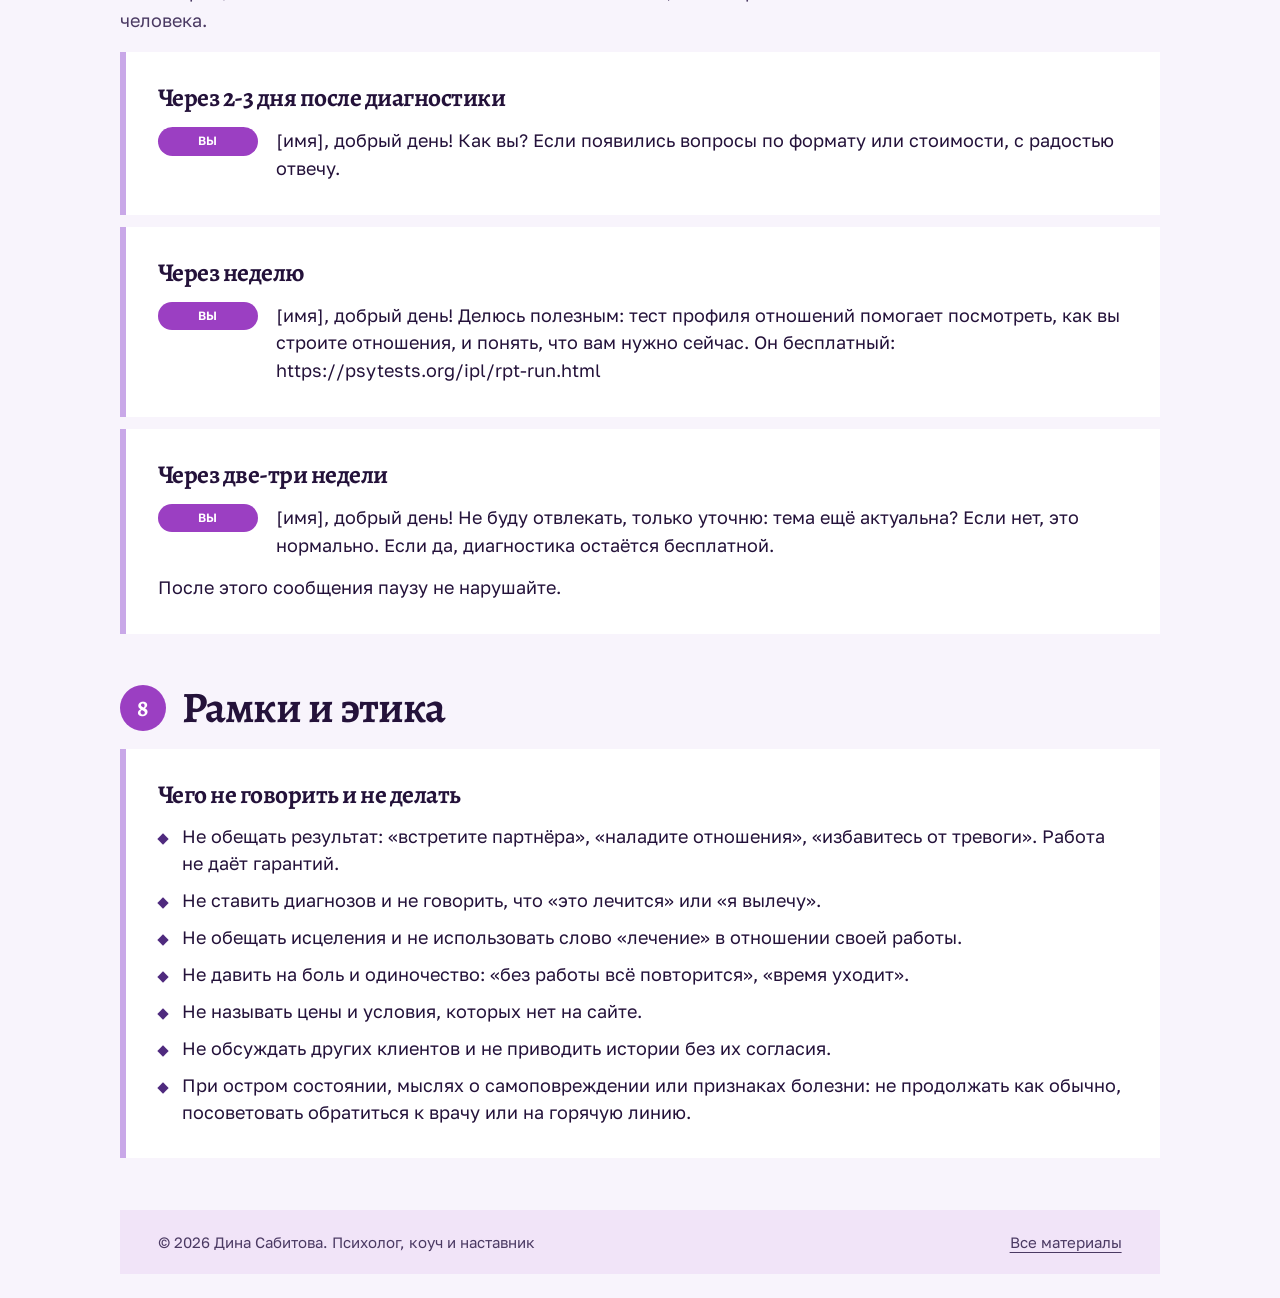
<file: scripts.html>
<!DOCTYPE html>
<html lang="ru">
<head>
<meta charset="UTF-8">
<meta name="viewport" content="width=device-width, initial-scale=1.0">
<title>Скрипты продаж | Дина Сабитова</title>
<meta name="robots" content="noindex, nofollow">
<meta name="theme-color" content="#F8F4FC">
<link rel="icon" href="data:image/svg+xml,%3Csvg xmlns='http://www.w3.org/2000/svg' viewBox='0 0 64 64'%3E%3Ccircle cx='24' cy='32' r='20' fill='%239B3FC2'/%3E%3Ccircle cx='40' cy='32' r='20' fill='%23C9A8E8'/%3E%3C/svg%3E">
<link rel="preconnect" href="https://fonts.googleapis.com">
<link rel="preconnect" href="https://fonts.gstatic.com" crossorigin>
<link href="https://fonts.googleapis.com/css2?family=Alegreya:wght@500;700&family=Golos+Text:wght@400;500;600&display=swap" rel="stylesheet">
<link rel="stylesheet" href="styles.css">
<link rel="stylesheet" href="materials.css">
</head>
<body>
<header class="dbar"><div class="dwrap dbar__in"><a href="index.html" class="logo" aria-label="Дина Сабитова, на сайт"><svg class="logo__mark" viewBox="0 0 44 28" aria-hidden="true"><circle cx="15" cy="14" r="13" fill="#9B3FC2"/><circle cx="29" cy="14" r="13" fill="#C9A8E8"/><path d="M22 3.2a13 13 0 0 1 0 21.6a13 13 0 0 1 0-21.6z" fill="#4F2A7E"/></svg><span>Дина Сабитова</span></a><div class="dbar__act"><a class="btn btn--sm btn--ghost" href="materials.html">Все материалы</a><a class="btn btn--sm" href="index.html">На сайт</a></div></div></header>
<main class="dwrap">
<section class="dhero"><span class="dtag">Скрипты продаж</span><h1>Что говорить, когда заявка уже пришла</h1><p class="lead">От первого ответа и сценария диагностики на 25 минут до цены, возражений «дорого» и «а это работает?». Бережные тексты без обещаний результата и исцеления.</p><svg class="duo-d" viewBox="0 0 120 70" aria-hidden="true"><circle cx="42" cy="35" r="32" fill="#9B3FC2"/><circle cx="78" cy="35" r="32" fill="#C9A8E8"/><path d="M60 7.4a32 32 0 0 1 0 55.2a32 32 0 0 1 0-55.2z" fill="#4F2A7E"/></svg></section>
<section class="sec"><div class="sec__head"><span class="sec__num">1</span><h2>Первый ответ на заявку</h2></div><div class="sec__body"><p class="para">Заявка приходит с сайта: имя, Telegram или телефон и тема, с которой человек хочет прийти (десять вариантов в списке). Отвечайте тепло и коротко. Цель первого сообщения одна: договориться о бесплатной диагностике на 25 минут. Подробности о личном в переписке не собирайте.</p><div class="block"><h3>Общее открытие</h3><p class="say say--you"><span class="who">Вы</span><span class="txt">Здравствуйте, [имя]! Спасибо за заявку. Вы выбрали тему «[тема]». Предлагаю начать с диагностики: 25 минут, бесплатно. Мы познакомимся и определим ваш запрос и цели. Сама работа начинается на сессиях. Когда вам удобно, на этой неделе?</span></p></div><div class="block"><h3>Если выбрано «Пока не знаю, хочу обсудить»</h3><p class="say say--you"><span class="who">Вы</span><span class="txt">Здравствуйте, [имя]! Это нормально, не нужно заранее знать формулировку. Для этого и нужна диагностика: за 25 минут вместе поймём, что сейчас важнее всего. Подскажите удобное время.</span></p></div><div class="block"><h3>Если тема про отношения, кризис, тревоги или прошлый опыт</h3><p class="say say--you"><span class="who">Вы</span><span class="txt">Здравствуйте, [имя]! Спасибо, что написали. В переписке рассказывать подробности не нужно, всё можно обсудить на диагностике, когда вам будет комфортно. Давайте найдём время на 25 минут.</span></p></div><div class="block"><h3>Если выбран бранч, курс или клуб</h3><p class="say say--you"><span class="who">Вы</span><span class="txt">Здравствуйте, [имя]! Спасибо за интерес к [бранчу / курсу «Архитектура новой реальности» / клубу]. Расскажу, как это устроено и подойдёт ли вам по формату. Что для вас важнее: живое общение, групповая работа или индивидуальное внимание?</span></p></div><aside class="tip"><b>Важно</b><span>Не отправляйте цены в первом сообщении, пока человек их не спросил. Сначала диагностика, потом разговор о формате.</span></aside></div></section><section class="sec"><div class="sec__head"><span class="sec__num">2</span><h2>Сценарий диагностики на 25 минут</h2></div><p class="sec__intro">Диагностика бесплатная. Она не является терапией: мы знакомимся и определяем запрос и цели. Если по ходу разговора видно, что нужна помощь врача, скажите об этом прямо и бережно.</p><div class="sec__body"><div class="block"><h3>0-3 минуты: рамка</h3><p class="say say--you"><span class="who">Вы</span><span class="txt">Давайте так: сначала вы расскажете, с чем пришли, потом мы вместе сформулируем цели, и в конце я расскажу, как могла бы выглядеть наша работа. Если окажется, что мой формат вам не подходит, скажу об этом честно. Подойдёт?</span></p></div><div class="block"><h3>3-12 минут: запрос</h3><ul class="list"><li>С чем вы пришли и что сейчас происходит в жизни?</li><li>Что вы уже пробовали делать и что из этого помогало, а что нет?</li><li>Какая сфера сейчас важнее всего: состояние, отношения, деньги, предназначение?</li><li>Есть ли что-то, о чём сейчас не хочется говорить? Это нормально, можно вернуться позже.</li></ul></div><div class="block"><h3>12-20 минут: цели</h3><p class="say say--you"><span class="who">Вы</span><span class="txt">Представьте, что через несколько месяцев работы вы скажете: стало лучше. Что именно изменилось бы? Как вы это заметили бы в повседневной жизни?</span></p><p class="para">Помогите человеку сформулировать цели своими словами. Не подсказывайте готовых результатов и не обещайте их.</p></div><div class="block"><h3>20-25 минут: как мы можем работать</h3><p class="say say--you"><span class="who">Вы</span><span class="txt">Если решите продолжить, мы составим персональный маршрут: цели, стратегию и план внедрения. Сессии проходят онлайн и длятся 60-80 минут, порядок тем можно менять по ходу. Хотите, расскажу про формат и стоимость, или вам нужно время подумать?</span></p><aside class="tip"><b>Важно</b><span>Если человек говорит о мыслях причинить себе вред или находится в остром состоянии, диагностика не продолжается как обычно. Выразите поддержку и посоветуйте срочно обратиться к врачу или на горячую линию психологической помощи.</span></aside></div></div></section><section class="sec"><div class="sec__head"><span class="sec__num">3</span><h2>Как назвать формат и цену</h2></div><p class="sec__intro">Цену называйте спокойно, после диагностики и рядом с описанием того, как устроена работа.</p><div class="sec__body"><div class="tabscroll"><table class="dtab"><thead><tr><th>Формат</th><th>Что это</th><th class="num">Стоимость</th></tr></thead><tbody><tr><td>Диагностика</td><td>25 минут, онлайн, знакомство и определение запроса</td><td class="num">бесплатно</td></tr><tr><td>Одна сессия</td><td>60-80 минут, онлайн</td><td class="num">15 000 ₽</td></tr><tr><td>Пакет 3 сессии</td><td>в любом из трёх направлений</td><td class="num">23 090 ₽</td></tr><tr><td>Пакет 6 сессий</td><td>в любом из трёх направлений</td><td class="num">45 090 ₽</td></tr><tr><td>Пакет 9 сессий</td><td>в любом из трёх направлений</td><td class="num">67 090 ₽</td></tr></tbody></table></div><div class="block"><h3>Как сказать</h3><p class="say say--you"><span class="who">Вы</span><span class="txt">Индивидуальная онлайн-сессия длится 60-80 минут и стоит 15 000 ₽. Для регулярной работы есть пакеты на 3, 6 и 9 сессий: 23 090, 45 090 и 67 090 ₽. Их можно использовать в любом из трёх направлений: здоровое состояние, финансовое расширение или отношения нового времени.</span></p><p class="say say--cl"><span class="who">Клиент</span><span class="txt">А сколько сессий мне понадобится?</span></p><p class="say say--you"><span class="who">Вы</span><span class="txt">Это зависит от запроса и текущей ситуации. Маршрут гибкий: приоритеты и порядок тем можно менять по ходу, а в конце мы сравниваем, что изменилось. Точное число заранее никто не назовёт, и я не буду подгонять под пакет.</span></p></div></div></section><section class="sec"><div class="sec__head"><span class="sec__num">4</span><h2>Возражения</h2></div><p class="sec__intro">Не убеждайте и не давите на боль человека. Задача: ответить честно, снять тревогу о формате и оставить решение за человеком.</p><div class="sec__body"><div class="block"><h3>«Это дорого»</h3><p class="say say--cl"><span class="who">Клиент</span><span class="txt">15 000 за сессию, это дорого для меня.</span></p><p class="say say--you"><span class="who">Вы</span><span class="txt">Понимаю, это ощутимая сумма. Поэтому диагностика бесплатная: можно познакомиться и понять, ваш ли это формат, до любых расходов. Для регулярной работы есть пакеты на 3, 6 и 9 сессий. Решение остаётся за вами.</span></p></div><div class="block"><h3>«Я не знаю, что именно меня беспокоит»</h3><p class="say say--cl"><span class="who">Клиент</span><span class="txt">Я не могу сформулировать, что со мной.</span></p><p class="say say--you"><span class="who">Вы</span><span class="txt">С этого и стоит начать. На диагностике за 25 минут мы определим запрос, сформулируем цели и поймём, какой формат подходит. Заранее ничего формулировать не нужно.</span></p></div><div class="block"><h3>«Помогает ли это?» и «Что я получу?»</h3><p class="say say--cl"><span class="who">Клиент</span><span class="txt">А вы гарантируете, что станет лучше?</span></p><p class="say say--you"><span class="who">Вы</span><span class="txt">Гарантий в работе с людьми дать нельзя, и я их не обещаю. Что могу обещать: бережное безоценочное пространство, конфиденциальность и маршрут с понятными целями, в конце которого мы вместе сравним, что изменилось.</span></p></div><div class="block"><h3>«Я уже работал(а) с психологом, ничего не изменилось»</h3><p class="say say--cl"><span class="who">Клиент</span><span class="txt">Опыт работы с психологом уже есть, и ничего не изменилось.</span></p><p class="say say--you"><span class="who">Вы</span><span class="txt">Спасибо, что говорите об этом. Давайте на диагностике разберём, что именно было и чего вы ждали. Так мы поймём, подходит ли вам мой подход, и если нет, я скажу об этом честно.</span></p></div><div class="block"><h3>«Это эзотерика?»</h3><p class="say say--cl"><span class="who">Клиент</span><span class="txt">У вас там астрология и йога, это точно психология?</span></p><p class="say say--you"><span class="who">Вы</span><span class="txt">Основа моей работы: психология и коучинг. Ведическая астрология и практики работы с состоянием (НЛП, йога) это дополнительные инструменты. Я выбираю из четырёх оснований то, что нужно именно вам, и вы сами решаете, что вам подходит.</span></p></div><div class="block"><h3>«Нет времени»</h3><p class="say say--cl"><span class="who">Клиент</span><span class="txt">У меня сейчас нет на это времени.</span></p><p class="say say--you"><span class="who">Вы</span><span class="txt">Все индивидуальные сессии проходят онлайн, из любой точки мира, и длятся 60-80 минут. Диагностика занимает всего 25 минут. Можно выбрать удобное время, в том числе вечером.</span></p></div><div class="block"><h3>«Это конфиденциально?»</h3><p class="say say--cl"><span class="who">Клиент</span><span class="txt">Мне важно, чтобы никто не узнал.</span></p><p class="say say--you"><span class="who">Вы</span><span class="txt">Да. Конфиденциальность и бережная безоценочная позиция это базовые принципы моей работы.</span></p></div><div class="block"><h3>«Вы работаете только с женщинами?»</h3><p class="say say--cl"><span class="who">Клиент</span><span class="txt">Мужчины к вам ходят?</span></p><p class="say say--you"><span class="who">Вы</span><span class="txt">Да, ко мне приходят и женщины, и мужчины. Работа строится под ваш запрос.</span></p></div><div class="block"><h3>«Нужно посоветоваться с близкими»</h3><p class="say say--cl"><span class="who">Клиент</span><span class="txt">Мне нужно обсудить это с близкими.</span></p><p class="say say--you"><span class="who">Вы</span><span class="txt">Конечно. Это ваше решение, и торопить я не буду. Если захочется вернуться к разговору, напишите мне. Диагностика остаётся бесплатной.</span></p></div><div class="block"><h3>«Я подумаю»</h3><p class="say say--cl"><span class="who">Клиент</span><span class="txt">Хорошо, я подумаю.</span></p><p class="say say--you"><span class="who">Вы</span><span class="txt">Конечно, никуда не тороплю. Если подскажете, что именно хочется обдумать: формат, стоимость или сомнение, подойдёт ли вам мой подход, я отвечу на это заранее.</span></p></div></div></section><section class="sec"><div class="sec__head"><span class="sec__num">5</span><h2>Другие форматы: когда и как предложить</h2></div><p class="sec__intro">Индивидуальная работа не единственный путь. Предлагайте группу, когда человеку важны общение и круг, или когда он пока не готов к индивидуальной работе.</p><div class="sec__body"><div class="block"><h3>Субботний бранч в Москве, 2 900 ₽</h3><p class="say say--you"><span class="who">Вы</span><span class="txt">Если хочется живого общения, приходите на субботний бранч в Москве. Каждый участник коротко представляется, 3-5 минут, потом знакомство и свободное общение, обмен идеями и небольшой приятный сюрприз от спикера. Стоимость 2 900 ₽. Тему и место ближайшей встречи сообщу при записи.</span></p></div><div class="block"><h3>Курс «Архитектура новой реальности», 170 000 ₽</h3><p class="say say--you"><span class="who">Вы</span><span class="txt">Курс это групповая работа в небольшой группе. Мы создаём новое качество жизни в трёх сферах: партнёрство и союз, отношения с деньгами, состояние и самочувствие. Стоимость 170 000 ₽. Если интересно, расскажу подробнее и отвечу на вопросы.</span></p></div><div class="block"><h3>Клуб</h3><p class="say say--you"><span class="who">Вы</span><span class="txt">Клуб это формат на месяц с продлением, до 100 участников. Групповые разборы, нетворк и психологические практики по трём темам: финансовое расширение, отношения нового времени и здоровое состояние. Подробности здесь: https://lcvr.net/a8kf</span></p></div><div class="block"><h3>Если человек пока присматривается</h3><p class="say say--you"><span class="who">Вы</span><span class="txt">Приходите в канал и на бесплатные эфиры. Там можно узнать меня и мой подход без обязательств: https://t.me/DSmental</span></p></div></div></section><section class="sec"><div class="sec__head"><span class="sec__num">6</span><h2>Закрытие и запись</h2></div><div class="sec__body"><div class="block"><h3>Договорились о сессии или пакете</h3><p class="say say--you"><span class="who">Вы</span><span class="txt">Тогда фиксируем: [формат], первая встреча [дата и время]. Условия оказания услуг описаны в публичной оферте на сайте: https://murzzsite.github.io/sabitova-psy/docs/oferta.pdf. Реквизиты и ссылку на оплату пришлю сообщением. Если до встречи появятся вопросы, пишите.</span></p></div><div class="block"><h3>Диагностика прошла, человек пока не решил</h3><p class="say say--you"><span class="who">Вы</span><span class="txt">Спасибо за разговор. Никакого срока на решение нет. Если захотите продолжить, напишите, и мы подберём время. А пока можно пройти тест профиля отношений или заглянуть в канал: https://t.me/DSmental</span></p></div></div></section><section class="sec"><div class="sec__head"><span class="sec__num">7</span><h2>Если человек замолчал</h2></div><p class="sec__intro">Не возвращайтесь к теме боли. Напоминайте о возможности, а не о проблеме человека.</p><div class="sec__body"><div class="block"><h3>Через 2-3 дня после диагностики</h3><p class="say say--you"><span class="who">Вы</span><span class="txt">[имя], добрый день! Как вы? Если появились вопросы по формату или стоимости, с радостью отвечу.</span></p></div><div class="block"><h3>Через неделю</h3><p class="say say--you"><span class="who">Вы</span><span class="txt">[имя], добрый день! Делюсь полезным: тест профиля отношений помогает посмотреть, как вы строите отношения, и понять, что вам нужно сейчас. Он бесплатный: https://psytests.org/ipl/rpt-run.html</span></p></div><div class="block"><h3>Через две-три недели</h3><p class="say say--you"><span class="who">Вы</span><span class="txt">[имя], добрый день! Не буду отвлекать, только уточню: тема ещё актуальна? Если нет, это нормально. Если да, диагностика остаётся бесплатной.</span></p><p class="para">После этого сообщения паузу не нарушайте.</p></div></div></section><section class="sec"><div class="sec__head"><span class="sec__num">8</span><h2>Рамки и этика</h2></div><div class="sec__body"><div class="block"><h3>Чего не говорить и не делать</h3><ul class="list list--no"><li>Не обещать результат: «встретите партнёра», «наладите отношения», «избавитесь от тревоги». Работа не даёт гарантий.</li><li>Не ставить диагнозов и не говорить, что «это лечится» или «я вылечу».</li><li>Не обещать исцеления и не использовать слово «лечение» в отношении своей работы.</li><li>Не давить на боль и одиночество: «без работы всё повторится», «время уходит».</li><li>Не называть цены и условия, которых нет на сайте.</li><li>Не обсуждать других клиентов и не приводить истории без их согласия.</li><li>При остром состоянии, мыслях о самоповреждении или признаках болезни: не продолжать как обычно, посоветовать обратиться к врачу или на горячую линию.</li></ul></div></div></section></main>
<footer class="dwrap"><div class="dfoot"><span>© 2026 Дина Сабитова. Психолог, коуч и наставник</span><a href="materials.html">Все материалы</a></div></footer>
<script src="cookie.js" defer></script>
</body>
</html>
</file>
<file: styles.css>
:root {
  --ground: #F8F4FC;
  --ink: #24123A;
  --ink-soft: #4B3A63;
  --accent: #9B3FC2;
  --accent-dark: #7F2CA6;
  --aqua: #E5D8F2;
  --sun: #F1E4F8;
  --teal: #4F2A7E;
  --circ: #C9A8E8;
  --pad: clamp(16px, 4vw, 40px);
  --font-head: 'Alegreya', Georgia, serif;
  --font-body: 'Golos Text', system-ui, sans-serif;
}
*, *::before, *::after { box-sizing: border-box; }
html { scroll-behavior: smooth; }
body { margin: 0; background: var(--ground); color: var(--ink); font: 400 18px/1.6 var(--font-body); -webkit-font-smoothing: antialiased; }
img, svg { display: block; max-width: 100%; }
a { color: inherit; }
h1, h2, h3 { font-family: var(--font-head); font-weight: 700; letter-spacing: -0.02em; line-height: 1.05; margin: 0; }
h1 { font-size: clamp(34px, 5.9vw, 92px); line-height: 0.98; }
h2 { font-size: clamp(32px, 4.1vw, 60px); }
h3 { font-size: clamp(24px, 2.4vw, 32px); line-height: 1.12; }
p { margin: 0 0 1em; }
ul, ol { margin: 0; padding: 0; list-style: none; }
.sr { position: absolute; width: 1px; height: 1px; overflow: hidden; clip: rect(0 0 0 0); }
.wrap { width: 100%; max-width: 1440px; margin: 0 auto; padding: 0 var(--pad); }
:focus-visible { outline: 3px solid var(--ink); outline-offset: 3px; }
::selection { background: var(--accent); color: var(--ink); }
.lead { font-size: clamp(19px, 1.7vw, 24px); line-height: 1.5; max-width: 62ch; }

/* BUTTONS: flat, fully round */
.btn { display: inline-flex; align-items: center; justify-content: center; min-height: 54px; padding: 0 30px; border: 0; border-radius: 999px; background: var(--accent); color: #fff; font: 600 17px/1.2 var(--font-body); text-decoration: none; cursor: pointer; transition: transform .2s ease, background-color .2s ease; text-align: center; }
.btn:hover { background: var(--accent-dark); transform: translateY(-2px); }
.btn:active { transform: translateY(0) scale(.98); }
.btn--sm { min-height: 44px; padding: 0 22px; font-size: 16px; }
.btn--ghost { background: transparent; color: var(--ink); border: 2px solid var(--ink); }
.btn--ghost:hover { background: var(--ink); color: var(--ground); }
.link { font-weight: 600; text-decoration: underline; text-decoration-thickness: 2px; text-underline-offset: 5px; text-decoration-color: var(--accent-dark); }
.link:hover { text-decoration-color: var(--ink); }

/* HEADER */
.header { position: sticky; top: 0; z-index: 50; background: var(--ground); }
.header.scrolled { /* taste-skill-ignore */ box-shadow: 0 6px 18px rgba(36,18,58,.08); }
.header__inner { display: flex; align-items: center; gap: 24px; min-width: 0; height: 72px; }
.logo { display: flex; align-items: center; gap: 12px; text-decoration: none; flex-shrink: 0; font: 700 24px/1 var(--font-head); letter-spacing: -0.01em; }
.logo__mark { width: 44px; height: 28px; }
.nav { display: flex; gap: 26px; margin-left: auto; }
.nav a { white-space: nowrap; text-decoration: none; font-size: 16px; font-weight: 500; }
.nav a:hover { text-decoration: underline; text-decoration-color: var(--accent-dark); text-decoration-thickness: 2px; text-underline-offset: 6px; }
.burger { display: none; width: 44px; height: 44px; border: 0; background: transparent; position: relative; cursor: pointer; flex-shrink: 0; }
.burger span { position: absolute; left: 10px; right: 10px; height: 2px; background: var(--ink); transition: transform .25s; }
.burger span:nth-child(1) { top: 17px; } .burger span:nth-child(2) { top: 26px; }
.burger.is-open span:nth-child(1) { transform: translateY(4.5px) rotate(45deg); }
.burger.is-open span:nth-child(2) { transform: translateY(-4.5px) rotate(-45deg); }

/* SECTIONS */
.sec { padding: clamp(72px, 11vw, 160px) 0; }
.sec--tint { background: var(--aqua); }
.sec--sun { background: var(--sun); }

/* HERO */
.hero { padding: clamp(40px, 6vw, 88px) 0 clamp(72px, 9vw, 140px); overflow: hidden; }
.hero__grid { display: grid; grid-template-columns: 1.15fr .85fr; gap: clamp(24px, 4vw, 64px); align-items: center; }
.hero h1 { margin-bottom: clamp(24px, 3vw, 40px); }
.hero .lead { margin-bottom: 36px; }
.hero__actions { display: flex; flex-wrap: wrap; gap: 14px; }
.hero__caption { margin: 20px 0 0; font-size: 16px; color: var(--ink-soft); max-width: 30ch; }
.duo circle { transition: cx .7s cubic-bezier(.2,.7,.2,1); }

/* METHOD */
.method { display: grid; grid-template-columns: .72fr 1.28fr; gap: clamp(32px, 6vw, 96px); align-items: start; }
.pic { margin: 0; }
.pic img { width: 100%; height: auto; background: var(--aqua); }
.pic figcaption { margin-top: 12px; font-size: 15px; color: var(--ink-soft); max-width: 50ch; }
.pic--tall { position: sticky; top: 96px; }
.pic--tall img { max-height: 760px; object-fit: cover; object-position: 50% 15%; }
.method__body h2 { margin-bottom: 28px; }
.method__body .lead { margin-bottom: 36px; }
.found { margin: 0 0 36px; display: grid; grid-template-columns: 1fr 1fr; gap: 12px; }
.found > div { background: var(--aqua); padding: 22px 24px; }
.found dt { font: 700 26px/1.1 var(--font-head); margin-bottom: 8px; }
.found dd { margin: 0; color: var(--ink-soft); font-size: 16px; line-height: 1.45; }
.levels { display: flex; flex-wrap: wrap; gap: 10px; margin: 8px 0 40px; }
.levels li { background: var(--accent); color:#fff; border-radius: 999px; padding: 10px 24px; font: 600 20px/1 var(--font-head); }
.method__note { font: 500 clamp(22px, 2.2vw, 30px)/1.3 var(--font-head); max-width: 34ch; }

/* PRICES */
.prices__head { display: grid; grid-template-columns: 1fr 1fr; gap: clamp(32px, 6vw, 96px); align-items: end; margin-bottom: clamp(40px, 6vw, 80px); }
.prices__grid { display: grid; grid-template-columns: 1fr 1fr; gap: clamp(32px, 6vw, 96px); align-items: start; }
.plist li { display: flex; justify-content: space-between; align-items: baseline; gap: 16px; padding: 24px 22px; margin-bottom: 8px; background: var(--aqua); font: 700 clamp(24px, 2.6vw, 38px)/1 var(--font-head); }
.plist li.is-main { background: var(--sun); }
.plist b { font-weight: 700; white-space: nowrap; }
.plist__note { margin-top: 18px; color: var(--ink-soft); font-size: 16px; max-width: 46ch; }
.prices__tracks h3 { margin-bottom: 24px; max-width: 22ch; }
.prices__tracks dt { font: 700 26px/1.15 var(--font-head); margin-top: 22px; }
.prices__tracks dd { margin: 6px 0 0; color: var(--ink-soft); max-width: 46ch; }

/* FORMATS */
.formats__title { margin-bottom: clamp(40px, 6vw, 88px); }
.fmt { display: grid; gap: clamp(32px, 6vw, 96px); align-items: center; margin-bottom: clamp(64px, 9vw, 128px); }
.fmt--astro { grid-template-columns: .8fr 1.2fr; }
.fmt--brunch { grid-template-columns: 1.1fr .9fr; }
.fmt h3 { font-size: clamp(32px, 3.6vw, 52px); }
.fmt__meta { font: 600 19px/1.3 var(--font-body); color: var(--teal); margin: 12px 0 20px; }
.plain { margin: 0 0 20px; }
.plain li { padding-left: 24px; position: relative; margin-bottom: 10px; }
.plain li::before { content: ""; position: absolute; left: 0; top: .6em; width: 10px; height: 10px; border-radius: 50%; background: var(--accent); }
.fmt__body p { max-width: 58ch; }
.group { display: grid; grid-template-columns: 1fr 1fr; gap: clamp(32px, 6vw, 96px); }
.group article { background: var(--ground); padding: clamp(28px, 3.4vw, 48px); }
.group h3 { font-size: clamp(28px, 3vw, 40px); }

/* PROCESS */
.process h2 { margin-bottom: clamp(36px, 5vw, 64px); }
.steps { display: grid; grid-template-columns: repeat(4, 1fr); gap: clamp(20px, 3vw, 48px); }
.steps li { position: relative; padding-top: 64px; }
.steps li::before { content: ""; position: absolute; top: 0; left: 0; width: 44px; height: 44px; border-radius: 50%; background: var(--accent); }
.steps li:nth-child(2)::before { left: 22px; background: var(--circ); mix-blend-mode: normal; }
.steps li:nth-child(3)::before { background: var(--teal); }
.steps li:nth-child(4)::before { background: var(--ink); }
.steps h3 { margin-bottom: 12px; font-size: clamp(24px, 2.2vw, 30px); }
.steps p { color: var(--ink-soft); }

/* FAQ */
.faq { display: grid; grid-template-columns: .8fr 1.2fr; gap: clamp(32px, 6vw, 96px); align-items: start; }
.faq h2 { position: sticky; top: 96px; }
.faq__item { background: var(--ground); margin-bottom: 10px; }
.faq__item summary { cursor: pointer; padding: 22px 28px; font: 700 clamp(21px, 2vw, 27px)/1.2 var(--font-head); list-style: none; display: flex; justify-content: space-between; gap: 20px; align-items: center; }
.faq__item summary::-webkit-details-marker { display: none; }
.faq__item summary::after { content: "+"; font: 500 32px/1 var(--font-body); flex-shrink: 0; transition: transform .25s; }
.faq__item[open] summary::after { transform: rotate(45deg); }
.faq__item p { padding: 0 28px 24px; margin: 0; max-width: 62ch; color: var(--ink-soft); }

/* CONTACT */
.contact { display: grid; grid-template-columns: 1.1fr .9fr; gap: clamp(32px, 6vw, 96px); align-items: start; }
.contact h2 { margin-bottom: 24px; font-size: clamp(34px, 4.2vw, 62px); }
.links { margin-top: 32px; }
.links li { margin-bottom: 8px; }
.links a { font-weight: 500; text-decoration-color: var(--accent-dark); text-decoration-thickness: 2px; text-underline-offset: 5px; }
.form { background: var(--sun); padding: clamp(24px, 3.4vw, 48px); display: grid; gap: 18px; }
.form label { display: grid; gap: 8px; font-weight: 500; font-size: 16px; }
.form input, .form select { width: 100%; min-height: 54px; padding: 0 18px; border: 2px solid transparent; background: var(--ground); font: 400 17px var(--font-body); color: var(--ink); border-radius: 0; }
.form input:focus, .form select:focus { outline: none; border-color: var(--ink); }
.form__note { margin: 0; font-size: 14px; color: var(--ink-soft); }

/* FOOTER */
.footer { padding: clamp(56px, 8vw, 112px) 0 40px; background: var(--ink); color: var(--ground); }
.footer a { color: var(--ground); }
.footer__name { font: 700 clamp(56px, 13.5vw, 220px)/.9 var(--font-head); letter-spacing: -0.04em; margin: 0 0 clamp(32px, 4vw, 56px); }
.footer__row { display: flex; flex-wrap: wrap; justify-content: space-between; gap: 12px 40px; font-size: 16px; }
.credits { margin-top: 32px; font-size: 14px; line-height: 1.55; color: #D9C9EC; max-width: 100ch; }


/* HERO ART */
.hero__art { position: relative; margin-right: 0; display: flex; justify-content: center; align-items: flex-end; min-height: 460px; }
.hero__art .duo { position: absolute; width: 150%; max-width: none; left: -30%; bottom: -8%; z-index: 0; margin: 0; }
.hero__photo { position: relative; z-index: 1; width: auto; max-width: 100%; max-height: min(74vh, 700px); height: auto; }
.hero__who { max-width: 52ch; color: var(--ink-soft); margin-bottom: 32px; font-size: 18px; }

/* ASKS */
.asks h2 { margin-bottom: clamp(36px, 5vw, 72px); }
.asks__list { display: grid; grid-template-columns: 1fr 1fr 1fr; gap: clamp(28px, 4vw, 56px) clamp(24px, 4vw, 56px); }
.asks__list li { position: relative; padding-top: 52px; }
.asks__list li::before { content: ""; position: absolute; left: 0; top: 0; width: 32px; height: 32px; border-radius: 50%; background: var(--accent); }
.asks__list li:nth-child(even)::before { background: var(--teal); left: 0; }
.asks__list h3 { margin-bottom: 12px; font-size: clamp(24px, 2.2vw, 30px); }
.asks__list p { color: var(--ink-soft); margin: 0; max-width: 40ch; }

/* METHOD extras */
.method__sub { margin: 8px 0 18px; font-size: clamp(26px, 2.6vw, 34px); }
.method .plain li { font-size: 19px; }

/* LENS */
.lens { display: grid; grid-template-columns: 1fr 1fr; gap: clamp(32px, 6vw, 96px); align-items: start; }
.lens h2 { margin-bottom: 28px; }
.lens__text p { max-width: 52ch; }
.lens__fig svg { width: 100%; height: auto; margin-bottom: 28px; }
.lens__quote { font: 500 clamp(22px, 2.2vw, 30px)/1.3 var(--font-head); max-width: 36ch; margin: 0; }

/* TEST */
.test { display: grid; grid-template-columns: 1fr 1fr; gap: clamp(32px, 6vw, 96px); align-items: start; }
.test h2 { margin-bottom: 24px; }
.test__paths > div { background: var(--ground); padding: clamp(24px, 3vw, 40px); margin-bottom: 12px; }
.test__paths h3 { margin-bottom: 12px; font-size: clamp(24px, 2.4vw, 32px); }

/* TRACKS + DIAG */
.tracks { display: grid; grid-template-columns: repeat(3, 1fr); gap: clamp(24px, 4vw, 56px); margin: 0 0 clamp(48px, 7vw, 96px); }
.tracks dt { font: 700 clamp(26px, 2.6vw, 34px)/1.1 var(--font-head); margin-bottom: 14px; }
.tracks dd { margin: 0; color: var(--ink-soft); max-width: 44ch; }
.tracks > div { background: var(--aqua); padding: clamp(24px, 3vw, 40px); }
.diag { background: var(--sun); padding: clamp(28px, 3.4vw, 48px); }
.diag h3 { font-size: clamp(30px, 3.2vw, 44px); }
.diag p:last-child { margin: 24px 0 0; }
.group { grid-template-columns: 1fr 1fr; gap: clamp(20px, 3vw, 40px); }
.group article:last-child { grid-column: 1 / -1; }
.photo-wide { display: block; width: 100%; max-width: 560px; height: clamp(300px, 34vw, 480px); object-fit: cover; object-position: 50% 18%; margin-top: 36px; }

/* MOTION (content stays visible if script fails) */
.js .reveal { opacity: 0; }
.js .reveal.is-visible { opacity: 1; }
[data-drift] { transition: transform .1s linear; will-change: transform; }
.pic--wide { overflow: hidden; }
@media (prefers-reduced-motion: reduce) {
  html { scroll-behavior: auto; }
  .js .reveal { opacity: 1; }
  .duo circle, .btn { transition: none; }
  [data-drift] { transform: none !important; }
}

/* BREAKPOINTS */
@media (max-width: 1180px) { .nav { gap: 18px; } .nav a { font-size: 15px; } }
@media (max-width: 1100px) {
  .nav { display: none; position: absolute; top: 72px; left: 0; right: 0; flex-direction: column; gap: 0; background: var(--ground); padding: 8px var(--pad) 24px; /* taste-skill-ignore */ box-shadow: 0 14px 24px rgba(36,18,58,.12); }
  .nav.is-open { display: flex; }
  .nav a { padding: 14px 0; font-size: 19px; }
  .burger { display: block; }
  .header__cta { margin-left: auto; }
}
@media (max-width: 900px) {
  .hero__grid, .asks__list, .method, .lens, .test, .tracks, .prices__head, .prices__grid, .fmt--astro, .fmt--brunch, .group, .faq, .contact { grid-template-columns: 1fr; }
  .hero__art { min-height: 0; }
  .hero__art .duo { width: 130%; left: -15%; bottom: -4%; }
  .hero__photo { max-height: 520px; }
  .pic--tall, .test__head, .faq h2 { position: static; }
  .pic--tall { max-width: 420px; }
  .steps { grid-template-columns: 1fr 1fr; }
  .fmt--brunch .pic, .fmt--astro .pic { order: 2; }
  .fmt .pic figcaption { display: none; }
  .found { grid-template-columns: 1fr; }
}
@media (max-width: 560px) {
    body { font-size: 17px; }
  .header__cta { display: none; }
  .burger { margin-left: auto; }
  .steps { grid-template-columns: 1fr; }
  .hero__actions .btn { width: 100%; }
    .quotes li { padding-left: 40px; }
  .quotes li::before { width: 22px; height: 22px; }
}
@media (max-width: 380px) { .logo { font-size: 20px; } .logo__mark { width: 36px; } }

.check { display: flex !important; grid-template-columns: none; gap: 12px; align-items: flex-start; font-weight: 400 !important; font-size: 14px !important; line-height: 1.45; color: var(--ink-soft); }
.check input { width: 22px; min-height: 22px; height: 22px; flex-shrink: 0; margin-top: 2px; accent-color: var(--accent); }
.check a { color: var(--ink); text-decoration: underline; }
.docs { max-width: 820px; margin: 0 auto; padding: 56px var(--pad) 96px; }
.docs h1 { font-size: clamp(34px, 5vw, 56px); margin-bottom: 20px; }
.docs ul { margin-top: 28px; }
.docs li { padding: 18px 0; border-bottom: 1px solid rgba(36,18,58,.14); }
.docs li a { font: 700 clamp(20px, 2.2vw, 26px)/1.25 var(--font-head); text-decoration: none; }
.docs li a:hover { text-decoration: underline; }
.docs li span { display: block; color: var(--ink-soft); font-size: 15px; margin-top: 4px; }
.docs .req { margin-top: 32px; color: var(--ink-soft); font-size: 15px; }
</file>
<file: materials.css>
/* Материалы Дины Сабитовой: страницы-спутники сайта, стиль общий (styles.css) */
.dwrap{max-width:1120px;margin:0 auto;padding:0 var(--pad)}
.dbar{position:sticky;top:0;z-index:30;background:var(--ground);border-bottom:1px solid rgba(36,18,58,.12)}
.dbar__in{display:flex;align-items:center;justify-content:space-between;gap:12px 16px;min-height:72px;flex-wrap:wrap;padding-block:8px}
.dbar__act{display:flex;gap:10px;flex-wrap:wrap}
.dhero{position:relative;padding:clamp(40px,7vw,96px) 0 clamp(20px,3vw,40px)}
.dtag{display:inline-block;font:600 14px/1 var(--font-body);padding:9px 16px;border-radius:999px;background:var(--aqua);color:var(--teal);margin-bottom:22px}
.dhero h1{font-size:clamp(36px,5.6vw,80px);line-height:.98;max-width:18ch;overflow-wrap:anywhere}
.dhero .lead{margin:22px 0 0;max-width:56ch;color:var(--ink-soft)}
.dhero__act{display:flex;gap:12px;flex-wrap:wrap;margin-top:28px}
.duo-d{display:block;width:120px;height:auto;margin-top:34px}
.sec{padding:clamp(28px,4vw,56px) 0 0}
.sec__head{display:flex;align-items:center;gap:16px;margin-bottom:18px}
.sec__num{flex:0 0 auto;display:grid;place-items:center;width:46px;height:46px;border-radius:50%;background:var(--accent);color:#fff;font:700 24px var(--font-head)}
.sec h2{font-size:clamp(28px,3.4vw,46px);line-height:1.04;overflow-wrap:anywhere}
.sec__intro{max-width:64ch;margin:0 0 18px;color:var(--ink-soft)}
.sec__body{display:grid;grid-template-columns:minmax(0,1fr);gap:12px}
.block{background:#fff;padding:clamp(18px,2.6vw,32px);border-left:6px solid var(--circ)}
.block h3{font-size:clamp(22px,2vw,28px);line-height:1.12;margin-bottom:14px}
.block__sub{color:var(--ink-soft);font-size:15px;margin:-6px 0 14px}
.say{display:grid;grid-template-columns:100px 1fr;gap:6px 18px;align-items:start;margin:0 0 14px}
.say:last-child{margin-bottom:0}
.who{font:600 12px/1.2 var(--font-body);letter-spacing:.05em;text-transform:uppercase;padding:7px 8px;text-align:center;border-radius:999px}
.say--you .who{background:var(--accent);color:#fff}
.say--cl .who{background:var(--aqua);color:var(--ink)}
.say .txt{line-height:1.55;overflow-wrap:anywhere}
.para{margin:0 0 12px;line-height:1.55;overflow-wrap:anywhere}
.para:last-child{margin-bottom:0}
.tip{display:grid;gap:6px;background:var(--sun);padding:16px 20px;line-height:1.5;margin-top:14px;border-left:6px solid var(--accent)}
.tip b{font:700 13px var(--font-body);letter-spacing:.06em;text-transform:uppercase;color:var(--teal)}
.list{list-style:none;padding:0;display:grid;gap:10px;margin:0}
.list li{position:relative;padding-left:24px;line-height:1.5;overflow-wrap:anywhere}
.list li::before{content:"";position:absolute;left:0;top:.6em;width:10px;height:10px;background:var(--accent);border-radius:50%}
.list--no li::before{background:var(--teal);border-radius:0;transform:rotate(45deg) scale(.8)}
.grid3{display:grid;grid-template-columns:repeat(3,minmax(0,1fr));gap:12px}
.grid2{display:grid;grid-template-columns:repeat(2,minmax(0,1fr));gap:12px}
.mcard{background:#fff;padding:clamp(22px,2.6vw,34px);display:flex;flex-direction:column;gap:14px;border-top:6px solid var(--accent)}
.mcard:nth-child(2){border-top-color:var(--circ)}
.mcard:nth-child(3){border-top-color:var(--teal)}
.mcard h3{font-size:clamp(24px,2.2vw,30px);line-height:1.1}
.mcard p{flex:1;color:var(--ink-soft);line-height:1.55;margin:0}
.mcard .btn{align-self:flex-start}
.stat{background:var(--aqua);padding:22px 24px}
.stat b{display:block;font:700 clamp(32px,3.6vw,52px)/1 var(--font-head);margin-bottom:8px;font-variant-numeric:tabular-nums}
.stat span{color:var(--ink-soft);line-height:1.45;display:block}
.stat--w{background:#fff}
.dtab{width:100%;min-width:560px;border-collapse:collapse;background:#fff}
.dtab th{font:600 14px var(--font-body);text-align:left;padding:12px 14px;background:var(--teal);color:#fff}
.dtab td{padding:12px 14px;border-bottom:1px solid rgba(36,18,58,.12);vertical-align:top}
.dtab tr:last-child td{border-bottom:0}
.dtab .num{text-align:right;font-variant-numeric:tabular-nums;white-space:nowrap}
.tabscroll{overflow-x:auto}
.plan{display:flex;justify-content:space-between;align-items:baseline;gap:8px 16px;flex-wrap:wrap;padding:20px 22px;background:var(--aqua);font:700 clamp(22px,2.4vw,32px)/1.1 var(--font-head)}
.plan.is-main{background:var(--sun)}
.plan b{font-weight:700;white-space:nowrap}
.plans{display:grid;gap:8px}
.dq{display:grid;gap:10px}
.dq details{background:#fff}
.dq summary{cursor:pointer;padding:20px 26px;font:700 clamp(19px,1.8vw,24px)/1.2 var(--font-head);list-style:none;display:flex;justify-content:space-between;gap:20px;align-items:center}
.dq summary::-webkit-details-marker{display:none}
.dq summary::after{content:"+";font:500 30px/1 var(--font-body);flex-shrink:0;transition:transform .25s}
.dq details[open] summary::after{transform:rotate(45deg)}
.dq details p{margin:0;padding:0 26px 22px;max-width:62ch;color:var(--ink-soft);line-height:1.55}
.steps4{display:grid;grid-template-columns:repeat(4,minmax(0,1fr));gap:12px}
.step4{background:#fff;padding:60px 22px 22px;position:relative}
.step4::before{content:"";position:absolute;top:18px;left:22px;width:30px;height:30px;border-radius:50%;background:var(--accent)}
.step4:nth-child(2)::before{background:var(--circ)}
.step4:nth-child(3)::before{background:var(--teal)}
.step4:nth-child(4)::before{background:var(--ink)}
.step4 h3{font-size:22px;margin-bottom:8px}
.step4 p{margin:0;color:var(--ink-soft);line-height:1.5;font-size:16px}
.dcta{margin:clamp(32px,4vw,56px) 0 0;background:var(--accent);color:#fff;padding:clamp(24px,4vw,56px);display:grid;gap:18px}
.dcta h2{font-size:clamp(28px,3.4vw,46px);line-height:1.04;max-width:20ch}
.dcta p{max-width:56ch;margin:0}
.dcta .btn{background:#fff;color:var(--teal)}
.dcta .btn:hover{background:var(--sun)}
.dcta .btn--ghost{background:transparent;color:#fff;border:2px solid #fff}
.dcta .btn--ghost:hover{background:#fff;color:var(--teal)}
.dcta__act{display:flex;gap:12px;flex-wrap:wrap}
.dnote{font-size:15px;color:var(--ink-soft);max-width:72ch;margin-top:20px;line-height:1.5}
.dfoot{margin:clamp(32px,4vw,56px) 0 24px;background:var(--sun);padding:20px clamp(20px,3vw,40px);font-size:15px;color:var(--ink-soft);display:flex;gap:8px 24px;flex-wrap:wrap;justify-content:space-between}
.dfoot a{text-underline-offset:4px}
.links{display:flex;gap:8px 20px;flex-wrap:wrap}
@media(max-width:900px){.grid3,.grid2{grid-template-columns:minmax(0,1fr)}.steps4{grid-template-columns:minmax(0,1fr) minmax(0,1fr)}}
@media(max-width:560px){.say{grid-template-columns:1fr}.who{text-align:left;justify-self:start;padding:6px 12px}.dbar__act .btn{padding:0 16px;min-height:44px;font-size:15px}.steps4{grid-template-columns:minmax(0,1fr)}.duo-d{width:96px}}
</file>
